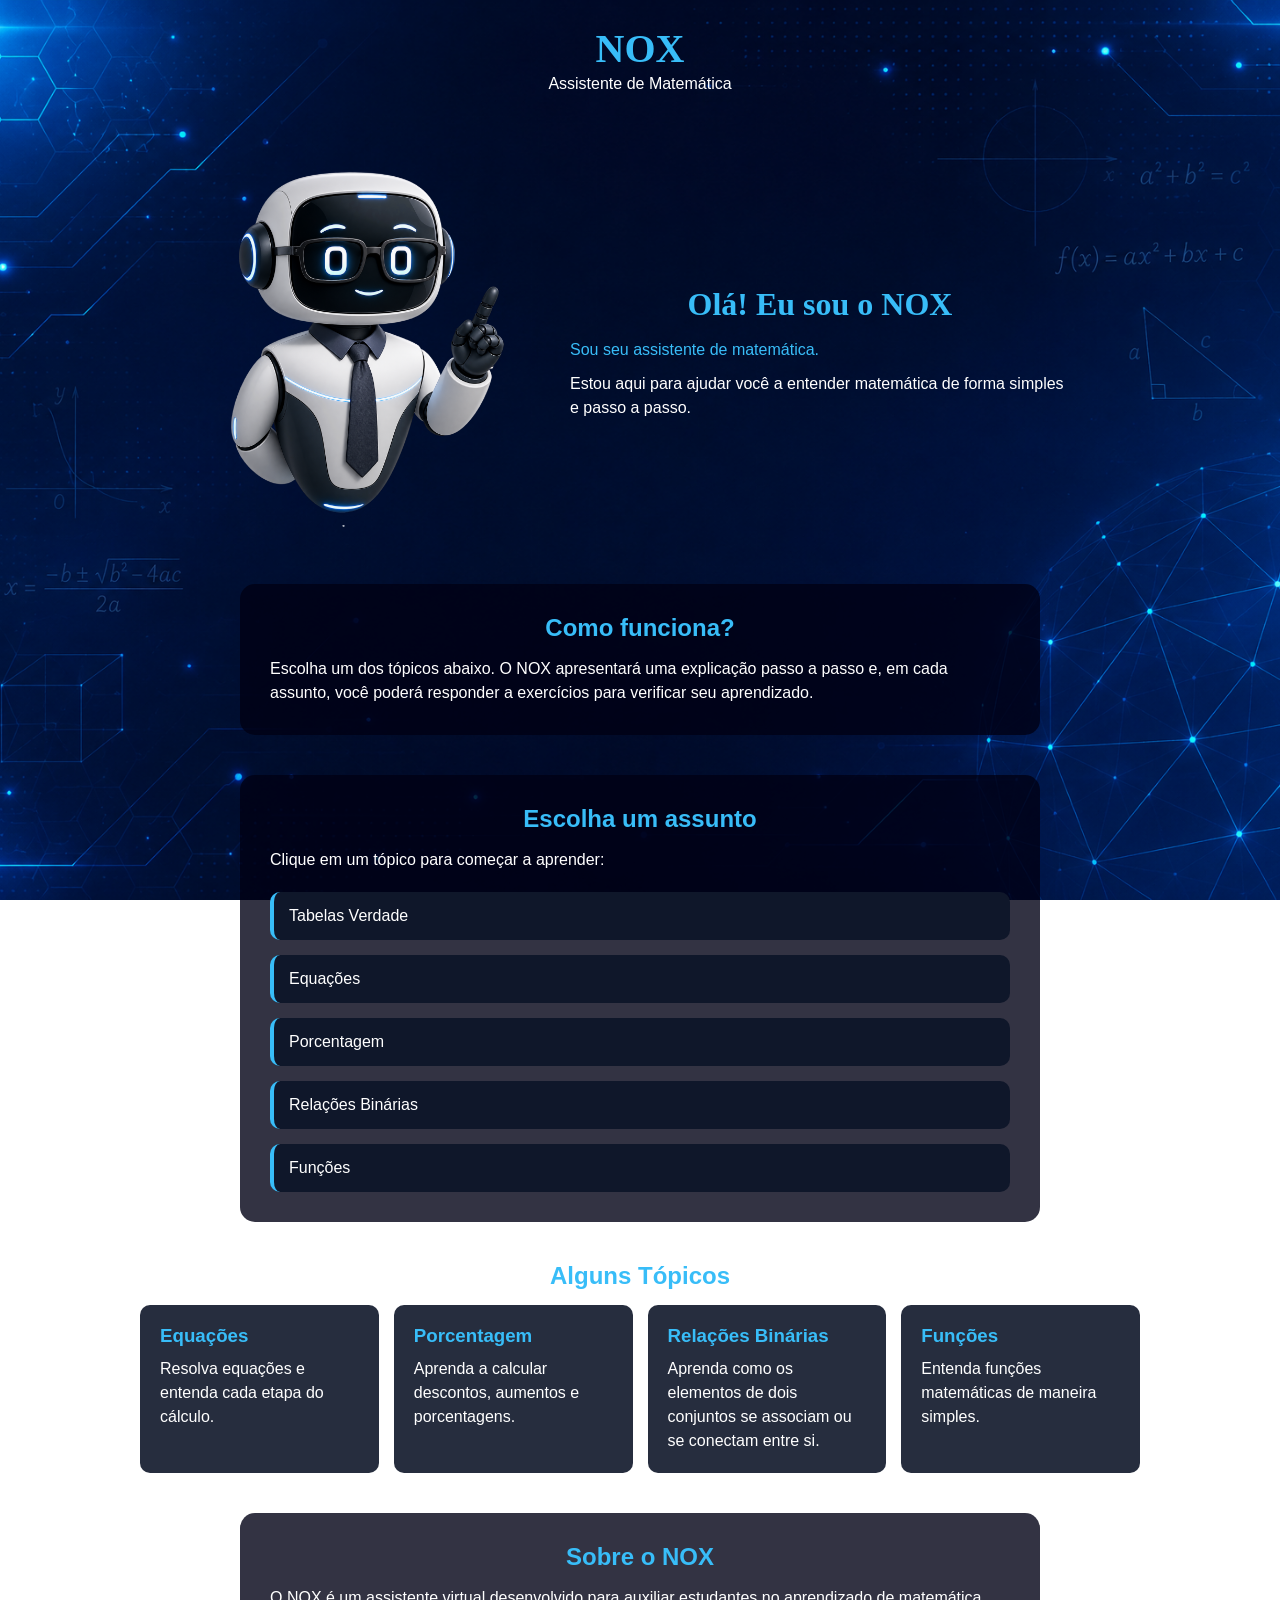
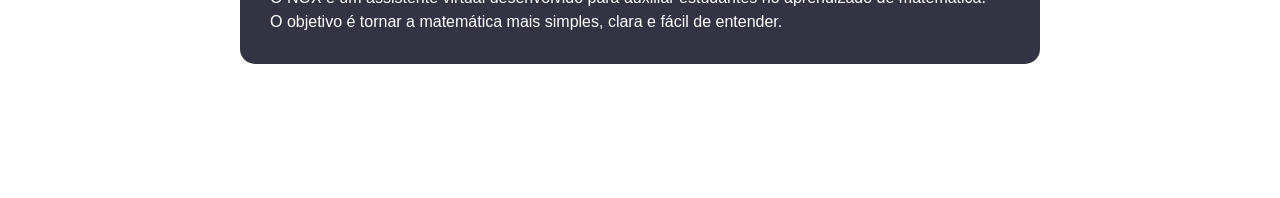
<file: index.html>
<!DOCTYPE html>
<html lang="pt-BR">

<head>

    <meta charset="UTF-8">
    <meta name="viewport" content="width=device-width, initial-scale=1.0">
    <title>NOX - Assistente de Matemática</title>
    

    <link rel="stylesheet" href="style.css">

</head>

    
<body>

    <header>

    <h1>NOX</h1>

    <p>Assistente de Matemática</p>

    </header>

    <section class="apresentacao">

        <div><img src="NOX2.0.png" alt="NOX - Assistente de Matemática"></div>

    <div class="texto">

        <h2 class="apresentacao-nox">Olá! Eu sou o NOX</h2>

        <p class="p1">Sou seu assistente de matemática.</p>

        <p>Estou aqui para ajudar você a entender matemática de forma simples e passo a passo.</p>

    </div>

    </section>

    <section class="como-funciona">

        <h2>Como funciona?</h2>

        <p>Escolha um dos tópicos abaixo. O NOX apresentará uma explicação passo a passo e, em cada assunto, você poderá responder a exercícios para verificar seu aprendizado.</p>

    </section>

    <section class="topicos">

        <h2>Escolha um assunto</h2>
        <p>Clique em um tópico para começar a aprender:</p>

    <div class="lista-topicos">
        <a href="tabverdades.html">Tabelas  Verdade</a>

        <a href="equacoes.html">Equações</a>

        <a href="porcentagem.html"> Porcentagem</a>

        <a href="relacoesbinarias.html">Relações Binárias</a>

        <a href="funcoes.html">Funções</a>
    </div>

    </section>

    <section class="areas">

        <h2>Alguns Tópicos</h2>

    <div class="cards">

    <div class="card">

     <h3>Equações</h3>

        <p>Resolva equações e entenda cada etapa do cálculo.</p>

    </div>

    <div class="card">

        <h3>Porcentagem</h3>

    <p> Aprenda a calcular descontos, aumentos e porcentagens.</p>

    </div>

    <div class="card">

    <h3>Relações Binárias</h3>

     <p> Aprenda como os elementos de dois conjuntos se associam ou se conectam entre si.</p>

    </div>

     <div class="card">
     <h3>Funções</h3>

     <p>Entenda funções matemáticas de maneira simples.</p>

     </div>

    </div>

    </section>

    <section class="sobre">

        <h2>Sobre o NOX</h2>

        <p>O NOX é um assistente virtual desenvolvido para auxiliar estudantes no aprendizado de matemática.</p>

        <p>O objetivo é tornar a matemática mais simples, clara e fácil de entender.</p>

    </section>

    <footer>

        <p>Projeto acadêmico - 2026</p>

    </footer>

</body>

</html>
</file>
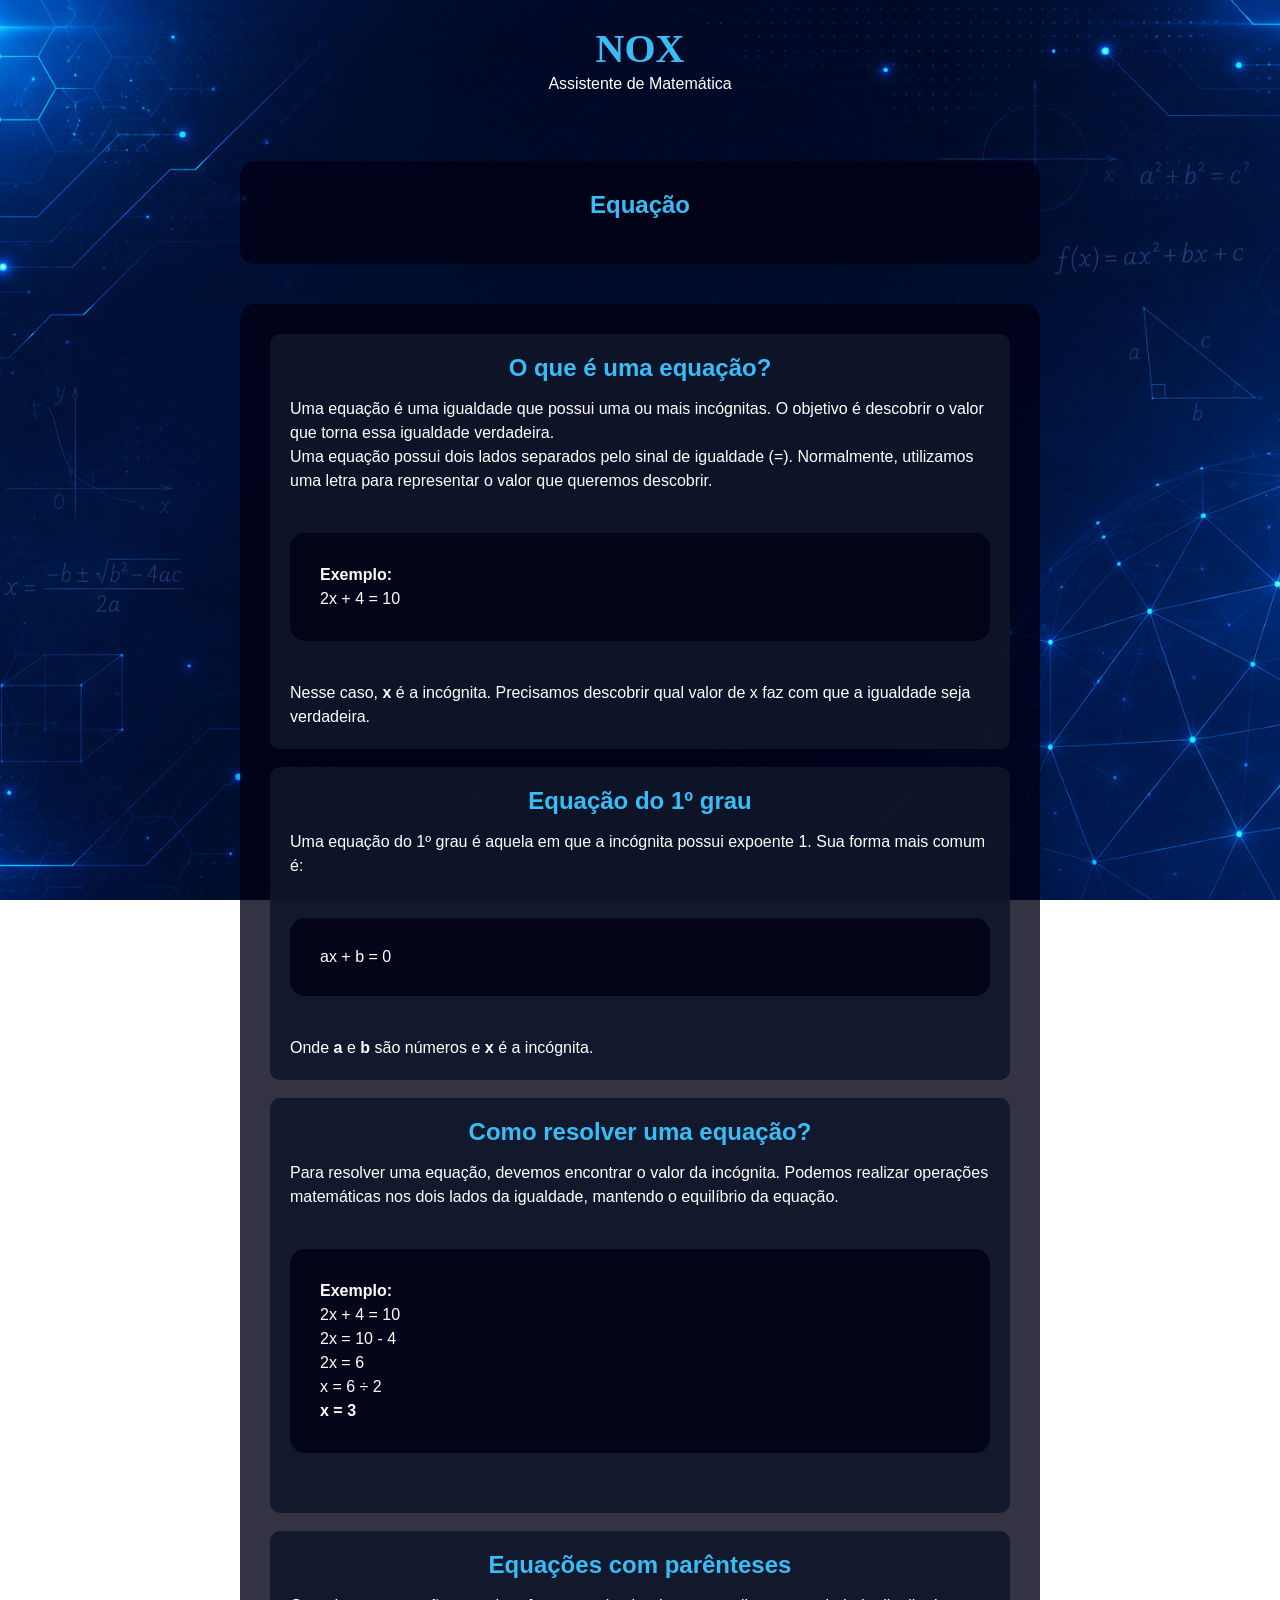
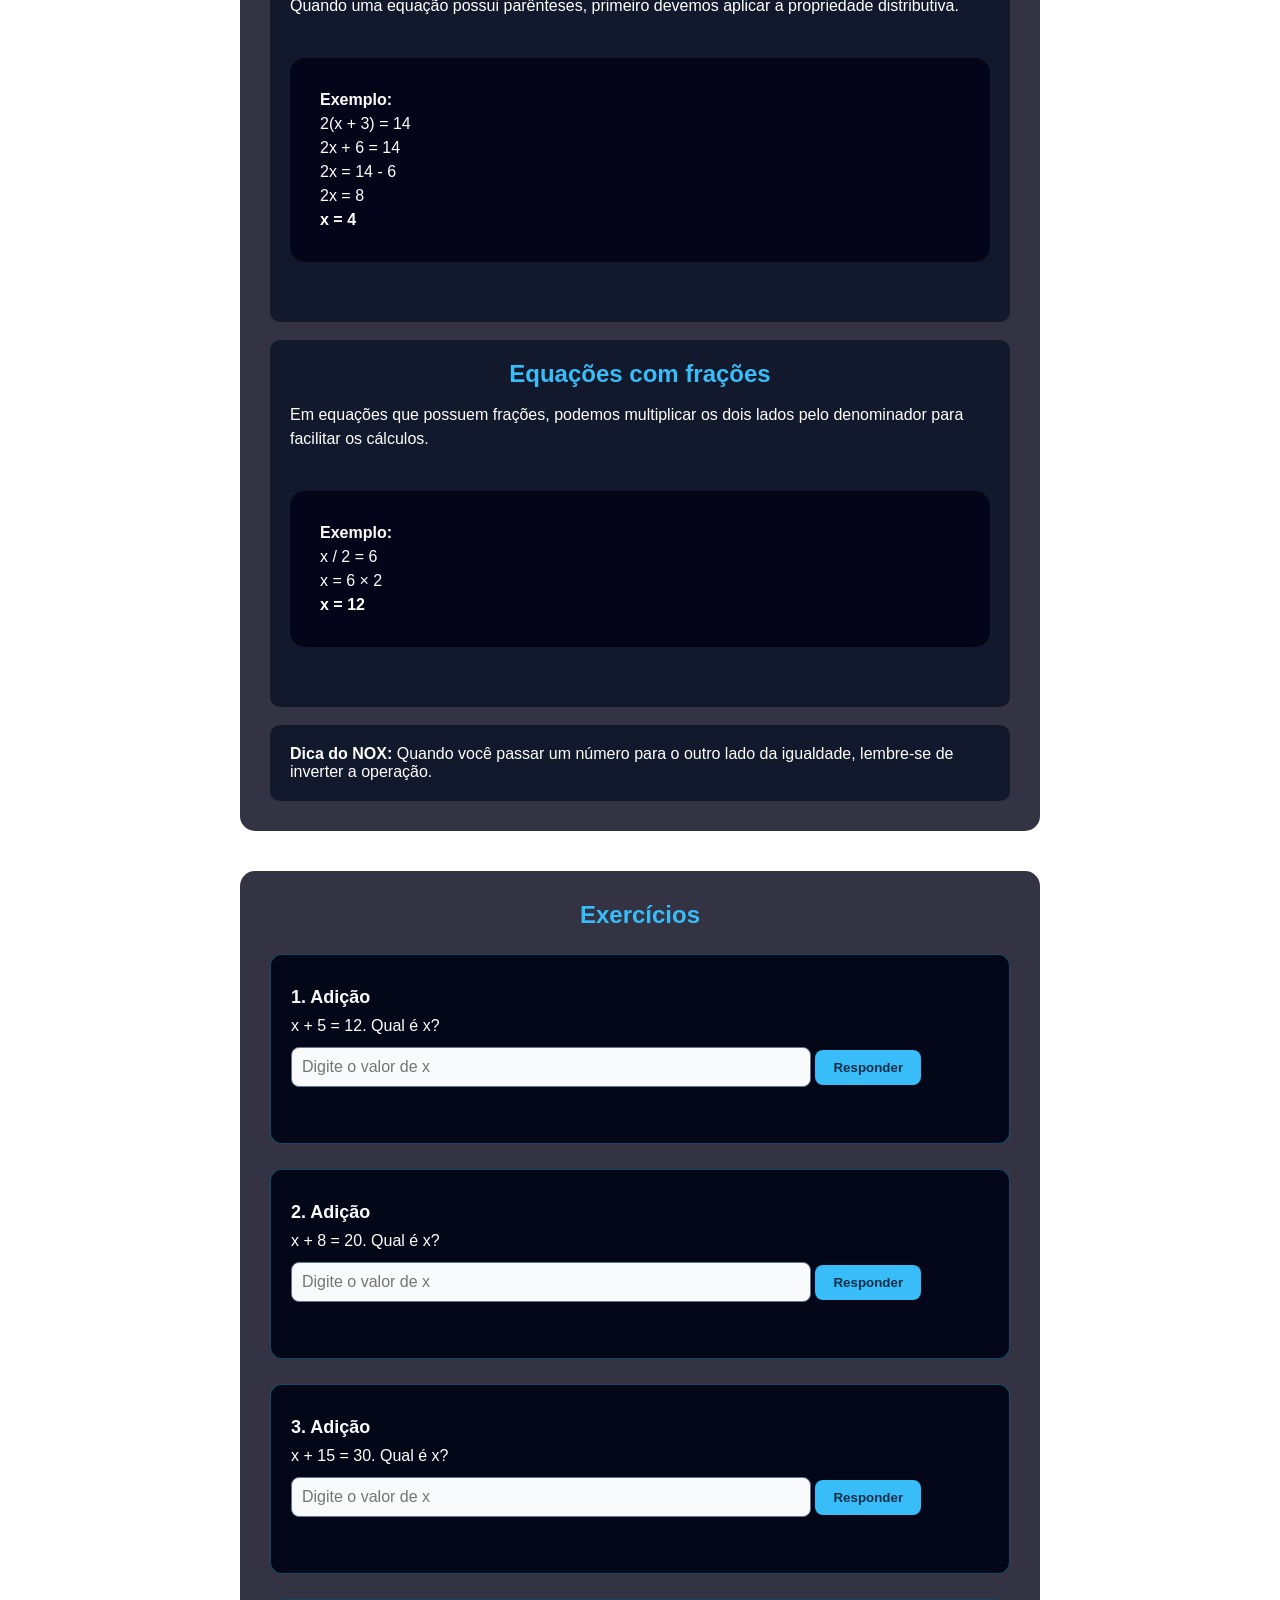
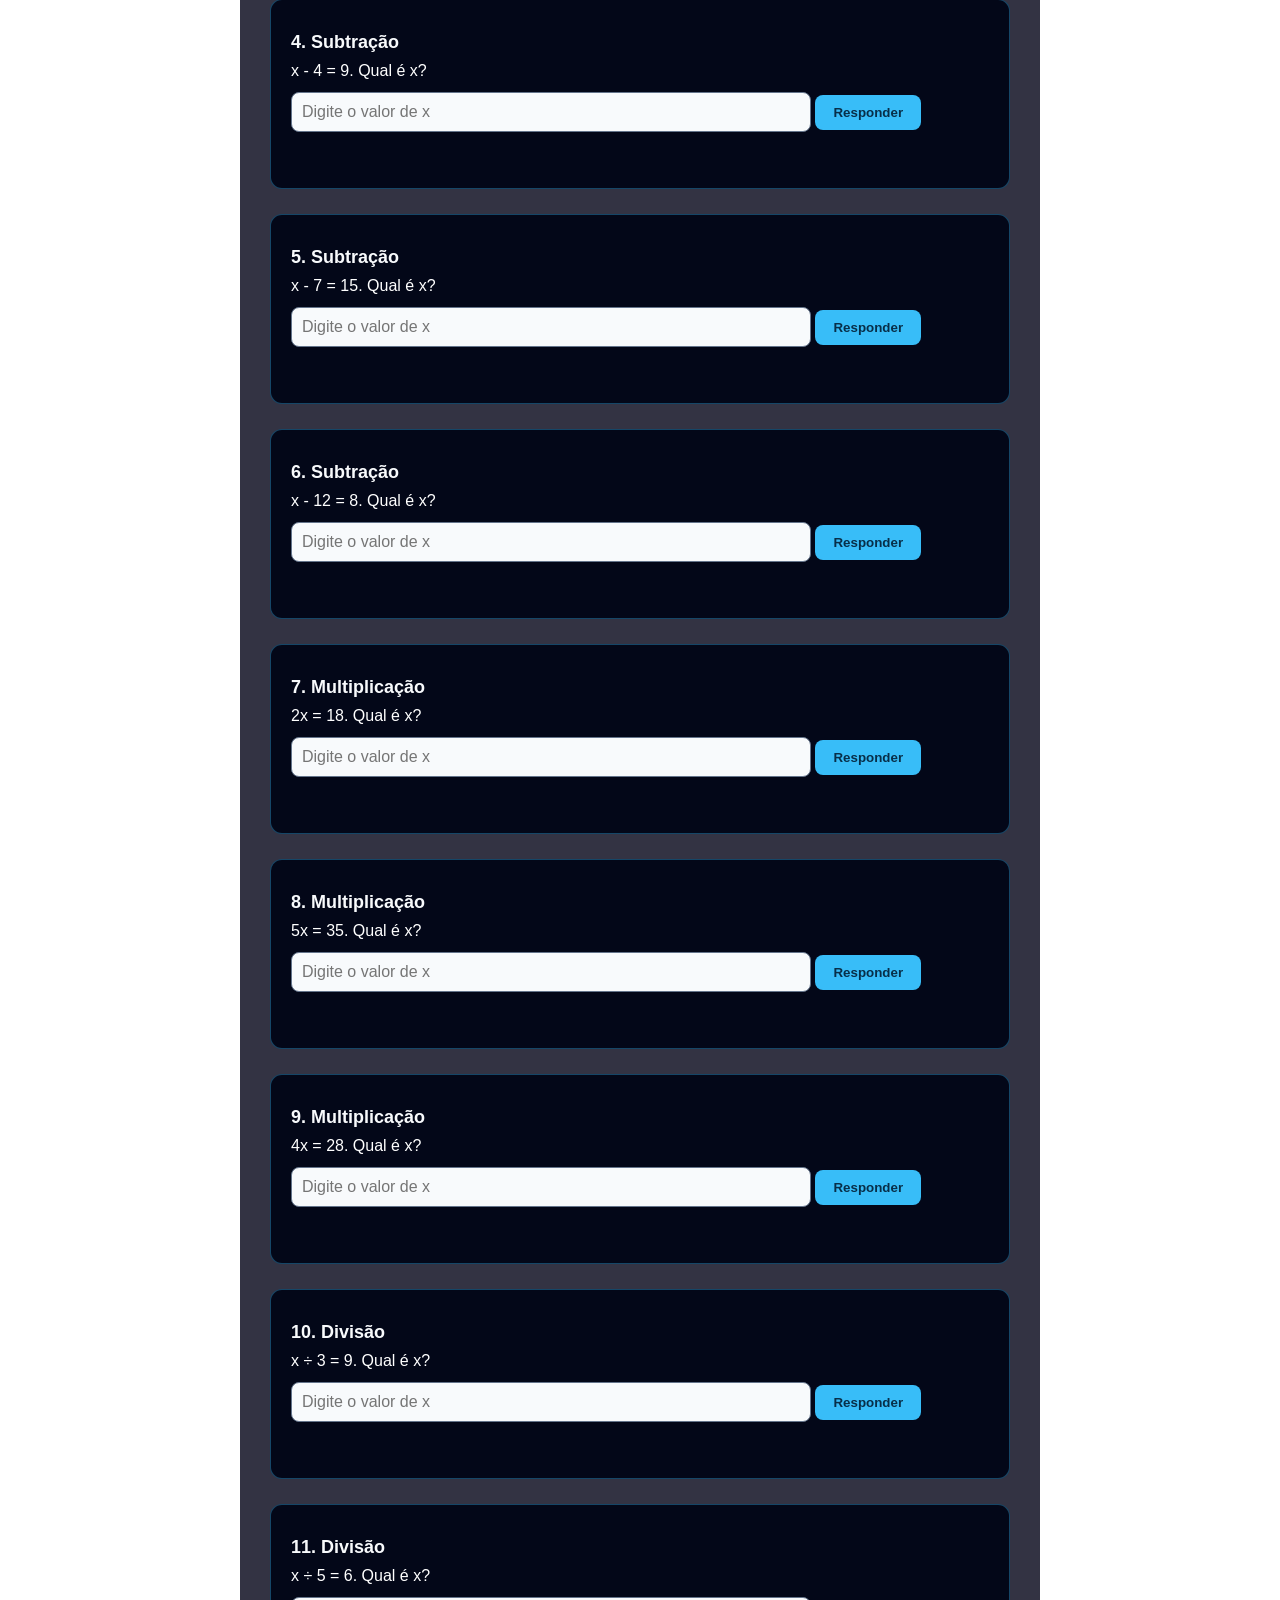
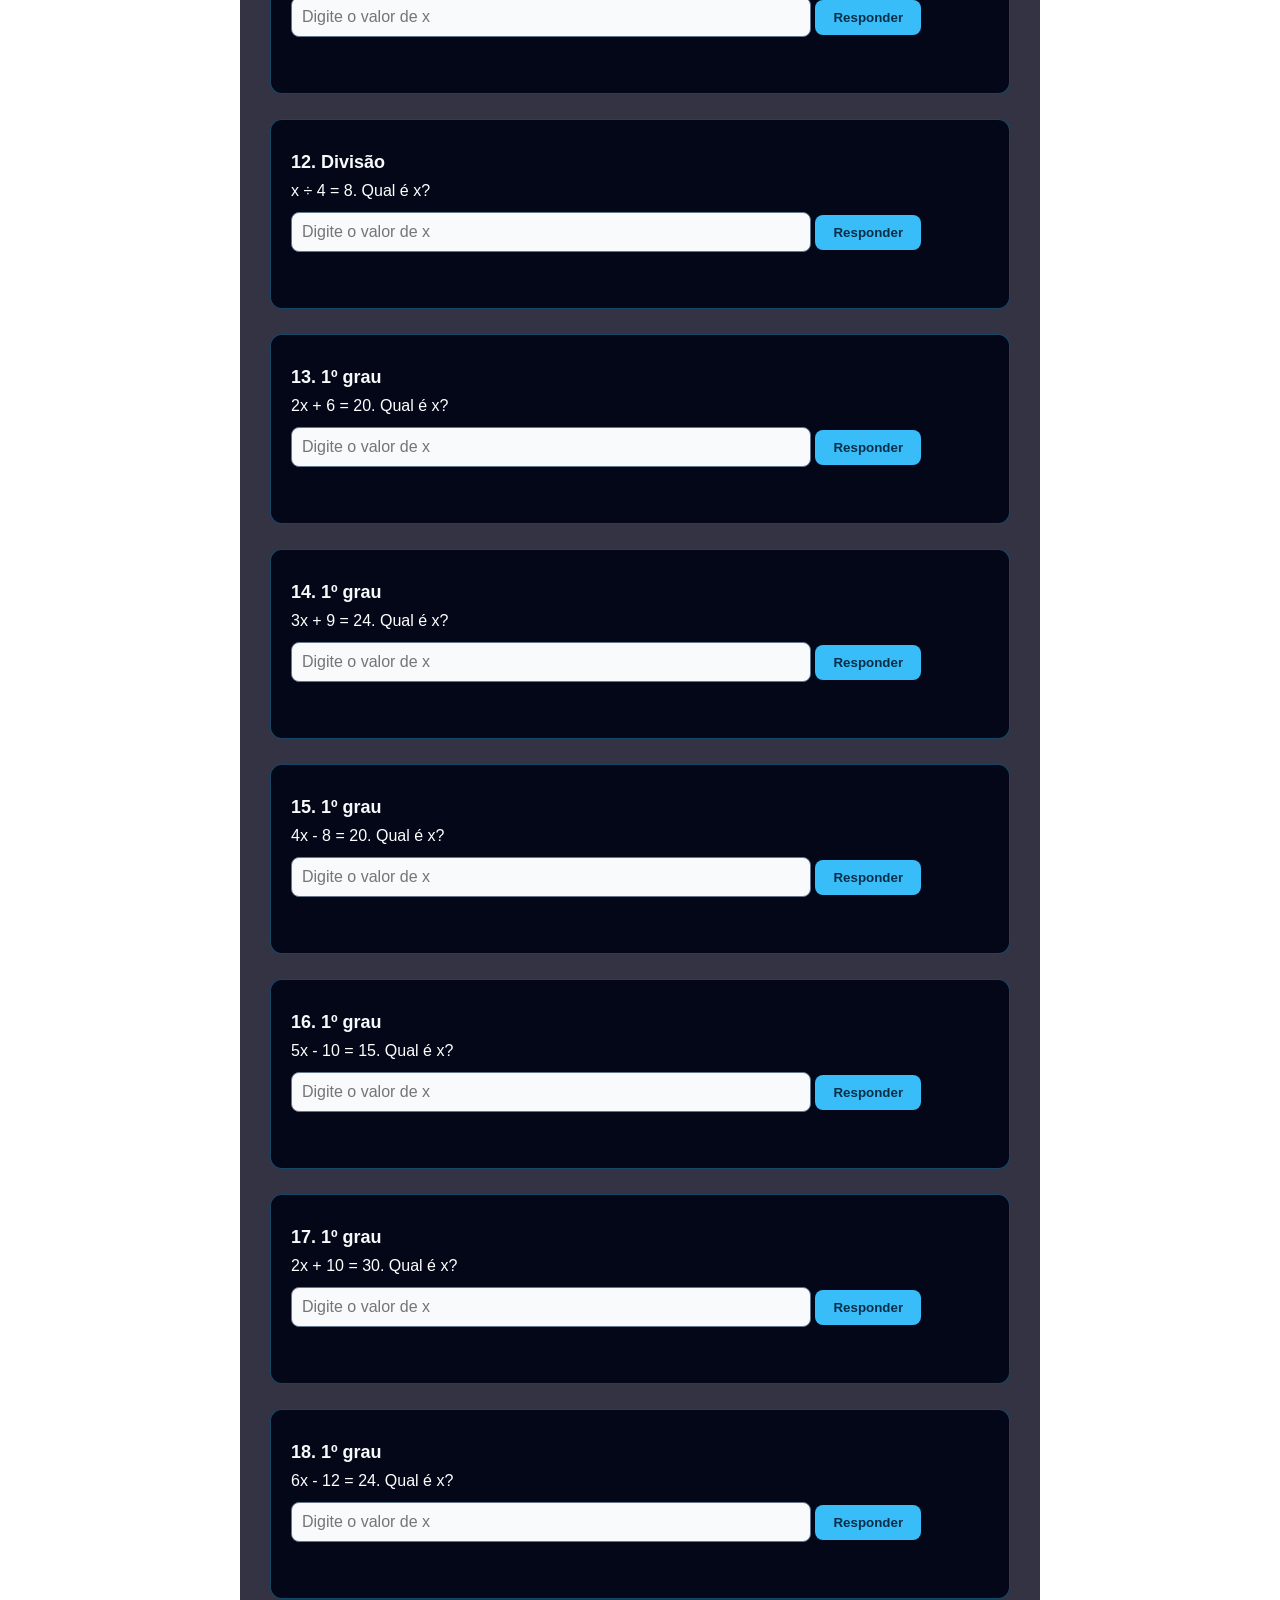
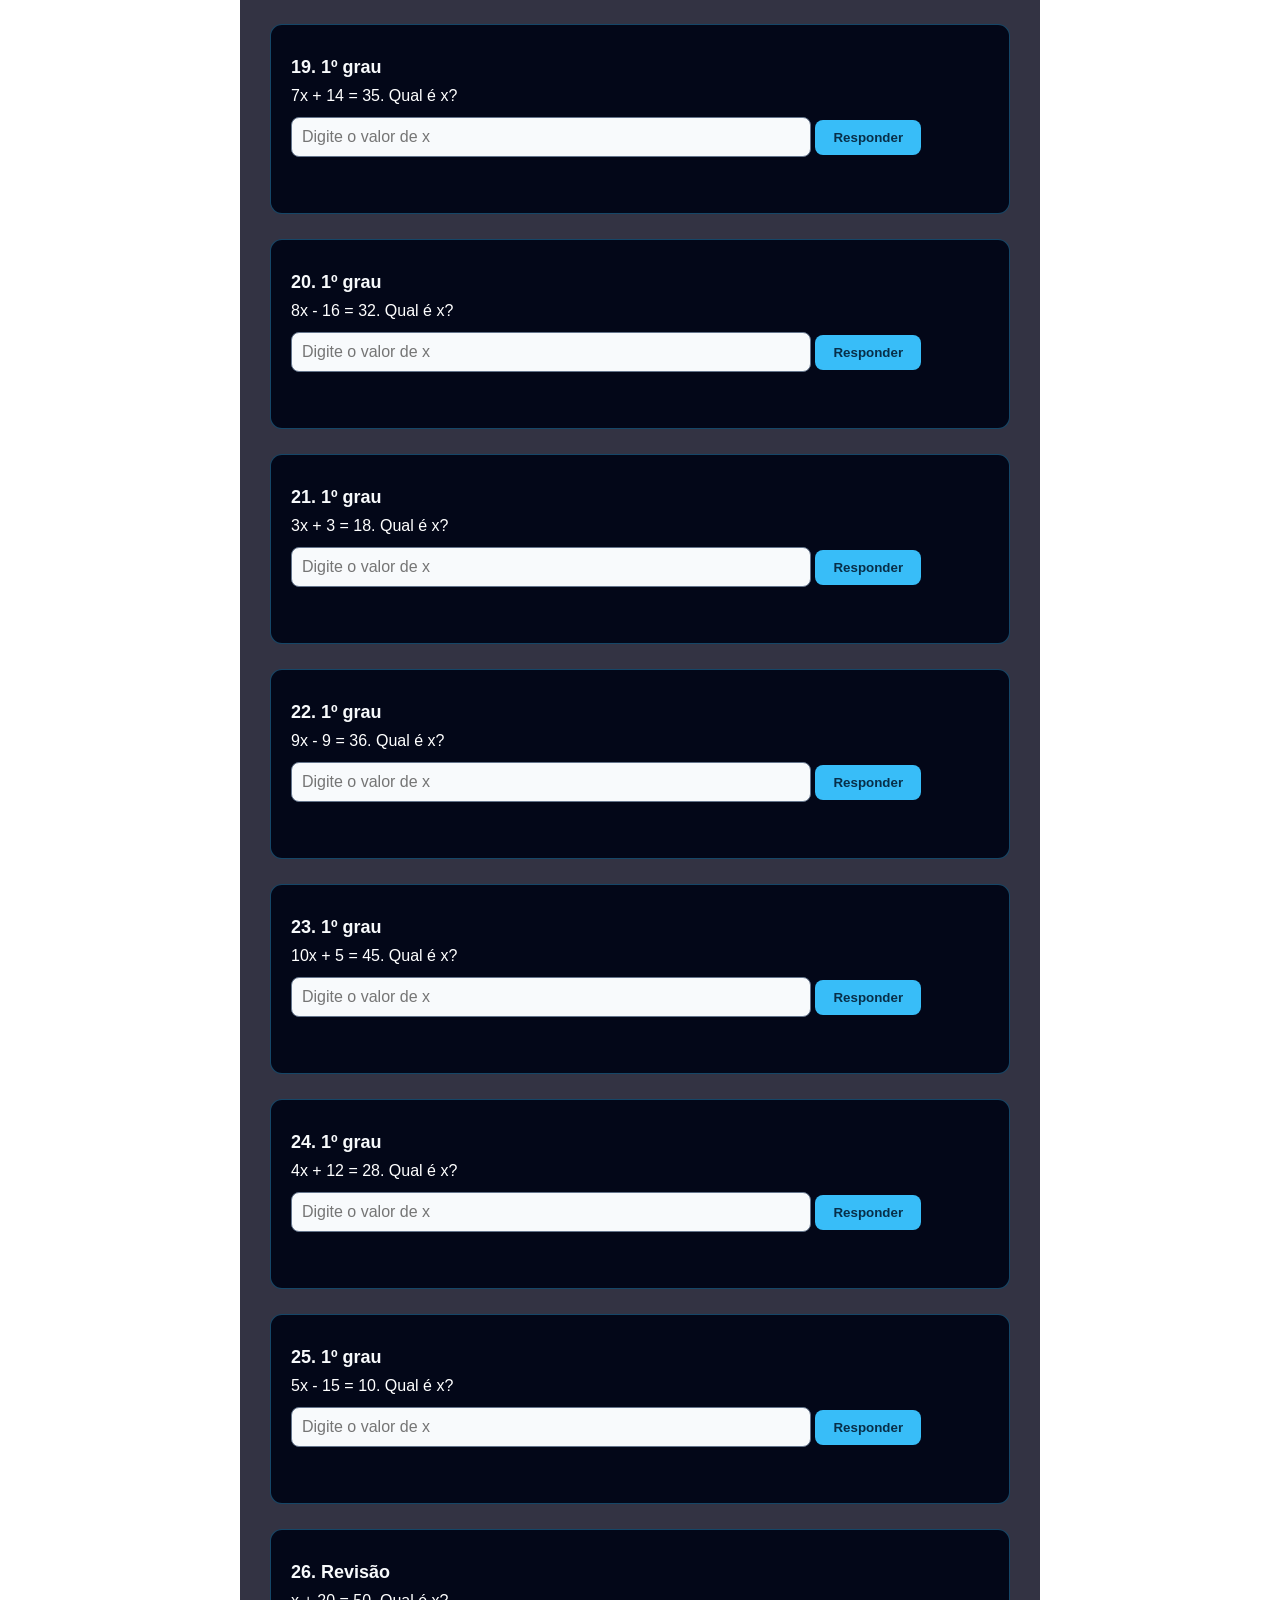
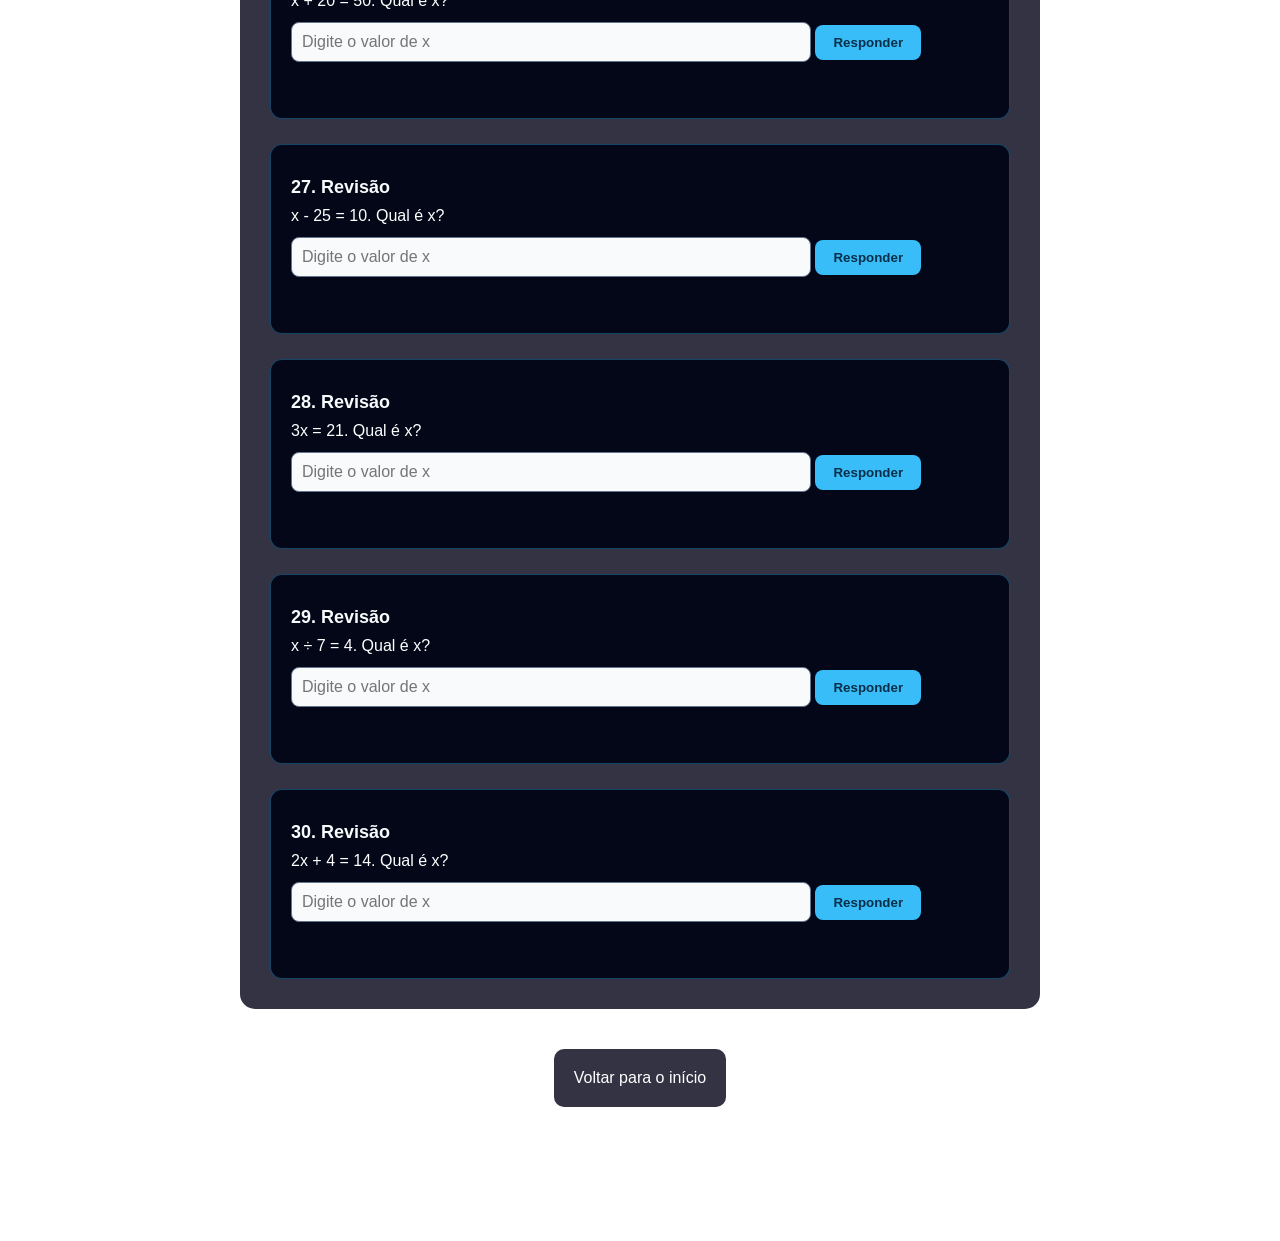
<file: equacoes.html>
<!DOCTYPE html>
<html lang="pt-BR">

<head>
    <meta charset="UTF-8">
    <meta name="viewport" content="width=device-width, initial-scale=1.0">
    <title>NOX - Equações</title>
    <link rel="stylesheet" href="style.css">
</head>

<body>
     <header>
        <h1>NOX</h1>
        <p>Assistente de Matemática</p>
    </header>

    <section class="sobre">
        <h2>Equação</h2>
    </section>

<section class="sobre">

    <div class="card"><h2>O que é uma equação?</h2>
    <p>
        Uma equação é uma igualdade que possui uma ou mais incógnitas.
        O objetivo é descobrir o valor que torna essa igualdade verdadeira.<br>Uma equação possui dois lados separados pelo sinal de igualdade (=).
        Normalmente, utilizamos uma letra para representar o valor que
        queremos descobrir.
    </p>
    
    <div class="sobre">
        <p><strong>Exemplo:</strong></p>
        <p>2x + 4 = 10</p>
    </div>
    <p>
        Nesse caso, <strong>x</strong> é a incógnita. Precisamos descobrir
        qual valor de x faz com que a igualdade seja verdadeira.
    </p></div><br>

    <div class="card"> <h2>Equação do 1º grau</h2>
    <p>
        Uma equação do 1º grau é aquela em que a incógnita possui expoente 1.
        Sua forma mais comum é:
    </p>
    <div class="sobre">
        ax + b = 0
    </div>
    <p>
        Onde <strong>a</strong> e <strong>b</strong> são números e
        <strong>x</strong> é a incógnita.
    </p></div><br>

    <div class="card"><h2>Como resolver uma equação?</h2>
    <p>
        Para resolver uma equação, devemos encontrar o valor da incógnita.
        Podemos realizar operações matemáticas nos dois lados da igualdade,
        mantendo o equilíbrio da equação.
    </p>
    <div class="sobre">
        <p><strong>Exemplo:</strong></p>
        <p>2x + 4 = 10</p>
        <p>2x = 10 - 4</p>
        <p>2x = 6</p>
        <p>x = 6 ÷ 2</p>
        <p><strong>x = 3</strong></p>
    </div></div><br>

    <div class="card"><h2>Equações com parênteses</h2>
    <p>
        Quando uma equação possui parênteses, primeiro devemos aplicar
        a propriedade distributiva.
    </p>
    <div class="sobre">
        <p><strong>Exemplo:</strong></p>
        <p>2(x + 3) = 14</p>
        <p>2x + 6 = 14</p>
        <p>2x = 14 - 6</p>
        <p>2x = 8</p>
        <p><strong>x = 4</strong></p>
    </div></div><br>
    <div class="card"><h2>Equações com frações</h2>
    <p>
        Em equações que possuem frações, podemos multiplicar os dois lados
        pelo denominador para facilitar os cálculos.
    </p>
    <div class="sobre">
        <p><strong>Exemplo:</strong></p>
        <p>x / 2 = 6</p>
        <p>x = 6 × 2</p>
        <p><strong>x = 12</strong></p>
    </div></div><br>

        <div class="card"><strong>Dica do NOX:</strong>
        Quando você passar um número para o outro lado da igualdade,
        lembre-se de inverter a operação.
    </div></div>
</section>

    <section class="sobre">
        
        <h2>Exercícios</h2>

        <div class="exercicio">
            <div class="nivel">1. Adição</div>
            <p>x + 5 = 12. Qual é x?</p>
            <input id="1" type="number" step="any" placeholder="Digite o valor de x">
            <button
                onclick="numCheck('1','7','r1','Correto!','Tente novamente. Isole x usando a operação inversa.')">Responder</button>
            <div id="r1" class="resultado"></div>
        </div>

        <div class="exercicio">
            <div class="nivel">2. Adição</div>
            <p>x + 8 = 20. Qual é x?</p>
            <input id="2" type="number" step="any" placeholder="Digite o valor de x">
            <button
                onclick="numCheck('2','12','r2','Correto!','Tente novamente. Isole x usando a operação inversa.')">Responder</button>
            <div id="r2" class="resultado"></div>
        </div>

        <div class="exercicio">
            <div class="nivel">3. Adição</div>
            <p>x + 15 = 30. Qual é x?</p>
            <input id="3" type="number" step="any" placeholder="Digite o valor de x">
            <button
                onclick="numCheck('3','15','r3','Correto!','Tente novamente. Isole x usando a operação inversa.')">Responder</button>
            <div id="r3" class="resultado"></div>
        </div>

        <div class="exercicio">
            <div class="nivel">4. Subtração</div>
            <p>x - 4 = 9. Qual é x?</p>
            <input id="4" type="number" step="any" placeholder="Digite o valor de x">
            <button
                onclick="numCheck('4','13','r4','Correto!','Tente novamente. Isole x usando a operação inversa.')">Responder</button>
            <div id="r4" class="resultado"></div>
        </div>

        <div class="exercicio">
            <div class="nivel">5. Subtração</div>
            <p>x - 7 = 15. Qual é x?</p>
            <input id="5" type="number" step="any" placeholder="Digite o valor de x">
            <button
                onclick="numCheck('5','22','r5','Correto!','Tente novamente. Isole x usando a operação inversa.')">Responder</button>
            <div id="r5" class="resultado"></div>
        </div>

        <div class="exercicio">
            <div class="nivel">6. Subtração</div>
            <p>x - 12 = 8. Qual é x?</p>
            <input id="6" type="number" step="any" placeholder="Digite o valor de x">
            <button
                onclick="numCheck('6','20','r6','Correto!','Tente novamente. Isole x usando a operação inversa.')">Responder</button>
            <div id="r6" class="resultado"></div>
        </div>

        <div class="exercicio">
            <div class="nivel">7. Multiplicação</div>
            <p>2x = 18. Qual é x?</p>
            <input id="7" type="number" step="any" placeholder="Digite o valor de x">
            <button
                onclick="numCheck('7','9','r7','Correto!','Tente novamente. Isole x usando a operação inversa.')">Responder</button>
            <div id="r7" class="resultado"></div>
        </div>

        <div class="exercicio">
            <div class="nivel">8. Multiplicação</div>
            <p>5x = 35. Qual é x?</p>
            <input id="8" type="number" step="any" placeholder="Digite o valor de x">
            <button
                onclick="numCheck('8','7','r8','Correto!','Tente novamente. Isole x usando a operação inversa.')">Responder</button>
            <div id="r8" class="resultado"></div>
        </div>

        <div class="exercicio">
            <div class="nivel">9. Multiplicação</div>
            <p>4x = 28. Qual é x?</p>
            <input id="9" type="number" step="any" placeholder="Digite o valor de x">
            <button
                onclick="numCheck('9','7','r9','Correto!','Tente novamente. Isole x usando a operação inversa.')">Responder</button>
            <div id="r9" class="resultado"></div>
        </div>

        <div class="exercicio">
            <div class="nivel">10. Divisão</div>
            <p>x ÷ 3 = 9. Qual é x?</p>
            <input id="10" type="number" step="any" placeholder="Digite o valor de x">
            <button
                onclick="numCheck('10','27','r10','Correto!','Tente novamente. Isole x usando a operação inversa.')">Responder</button>
            <div id="r10" class="resultado"></div>
        </div>

        <div class="exercicio">
            <div class="nivel">11. Divisão</div>
            <p>x ÷ 5 = 6. Qual é x?</p>
            <input id="11" type="number" step="any" placeholder="Digite o valor de x">
            <button
                onclick="numCheck('11','30','r11','Correto!','Tente novamente. Isole x usando a operação inversa.')">Responder</button>
            <div id="r11" class="resultado"></div>
        </div>

        <div class="exercicio">
            <div class="nivel">12. Divisão</div>
            <p>x ÷ 4 = 8. Qual é x?</p>
            <input id="12" type="number" step="any" placeholder="Digite o valor de x">
            <button
                onclick="numCheck('12','32','r12','Correto!','Tente novamente. Isole x usando a operação inversa.')">Responder</button>
            <div id="r12" class="resultado"></div>
        </div>

        <div class="exercicio">
            <div class="nivel">13. 1º grau</div>
            <p>2x + 6 = 20. Qual é x?</p>
            <input id="13" type="number" step="any" placeholder="Digite o valor de x">
            <button
                onclick="numCheck('13','7','r13','Correto!','Tente novamente. Isole x usando a operação inversa.')">Responder</button>
            <div id="r13" class="resultado"></div>
        </div>

        <div class="exercicio">
            <div class="nivel">14. 1º grau</div>
            <p>3x + 9 = 24. Qual é x?</p>
            <input id="14" type="number" step="any" placeholder="Digite o valor de x">
            <button
                onclick="numCheck('14','5','r14','Correto!','Tente novamente. Isole x usando a operação inversa.')">Responder</button>
            <div id="r14" class="resultado"></div>
        </div>

        <div class="exercicio">
            <div class="nivel">15. 1º grau</div>
            <p>4x - 8 = 20. Qual é x?</p>
            <input id="15" type="number" step="any" placeholder="Digite o valor de x">
            <button
                onclick="numCheck('15','7','r15','Correto!','Tente novamente. Isole x usando a operação inversa.')">Responder</button>
            <div id="r15" class="resultado"></div>
        </div>

        <div class="exercicio">
            <div class="nivel">16. 1º grau</div>
            <p>5x - 10 = 15. Qual é x?</p>
            <input id="16" type="number" step="any" placeholder="Digite o valor de x">
            <button
                onclick="numCheck('16','5','r16','Correto!','Tente novamente. Isole x usando a operação inversa.')">Responder</button>
            <div id="r16" class="resultado"></div>
        </div>

        <div class="exercicio">
            <div class="nivel">17. 1º grau</div>
            <p>2x + 10 = 30. Qual é x?</p>
            <input id="17" type="number" step="any" placeholder="Digite o valor de x">
            <button
                onclick="numCheck('17','10','r17','Correto!','Tente novamente. Isole x usando a operação inversa.')">Responder</button>
            <div id="r17" class="resultado"></div>
        </div>

        <div class="exercicio">
            <div class="nivel">18. 1º grau</div>
            <p>6x - 12 = 24. Qual é x?</p>
            <input id="18" type="number" step="any" placeholder="Digite o valor de x">
            <button
                onclick="numCheck('18','6','r18','Correto!','Tente novamente. Isole x usando a operação inversa.')">Responder</button>
            <div id="r18" class="resultado"></div>
        </div>

        <div class="exercicio">
            <div class="nivel">19. 1º grau</div>
            <p>7x + 14 = 35. Qual é x?</p>
            <input id="19" type="number" step="any" placeholder="Digite o valor de x">
            <button
                onclick="numCheck('19','3','r19','Correto!','Tente novamente. Isole x usando a operação inversa.')">Responder</button>
            <div id="r19" class="resultado"></div>
        </div>

        <div class="exercicio">
            <div class="nivel">20. 1º grau</div>
            <p>8x - 16 = 32. Qual é x?</p>
            <input id="20" type="number" step="any" placeholder="Digite o valor de x">
            <button
                onclick="numCheck('20','6','r20','Correto!','Tente novamente. Isole x usando a operação inversa.')">Responder</button>
            <div id="r20" class="resultado"></div>
        </div>

        <div class="exercicio">
            <div class="nivel">21. 1º grau</div>
            <p>3x + 3 = 18. Qual é x?</p>
            <input id="21" type="number" step="any" placeholder="Digite o valor de x">
            <button
                onclick="numCheck('21','5','r21','Correto!','Tente novamente. Isole x usando a operação inversa.')">Responder</button>
            <div id="r21" class="resultado"></div>
        </div>

        <div class="exercicio">
            <div class="nivel">22. 1º grau</div>
            <p>9x - 9 = 36. Qual é x?</p>
            <input id="22" type="number" step="any" placeholder="Digite o valor de x">
            <button
                onclick="numCheck('22','5','r22','Correto!','Tente novamente. Isole x usando a operação inversa.')">Responder</button>
            <div id="r22" class="resultado"></div>
        </div>

        <div class="exercicio">
            <div class="nivel">23. 1º grau</div>
            <p>10x + 5 = 45. Qual é x?</p>
            <input id="23" type="number" step="any" placeholder="Digite o valor de x">
            <button
                onclick="numCheck('23','4','r23','Correto!','Tente novamente. Isole x usando a operação inversa.')">Responder</button>
            <div id="r23" class="resultado"></div>
        </div>

        <div class="exercicio">
            <div class="nivel">24. 1º grau</div>
            <p>4x + 12 = 28. Qual é x?</p>
            <input id="24" type="number" step="any" placeholder="Digite o valor de x">
            <button
                onclick="numCheck('24','4','r24','Correto!','Tente novamente. Isole x usando a operação inversa.')">Responder</button>
            <div id="r24" class="resultado"></div>
        </div>

        <div class="exercicio">
            <div class="nivel">25. 1º grau</div>
            <p>5x - 15 = 10. Qual é x?</p>
            <input id="25" type="number" step="any" placeholder="Digite o valor de x">
            <button
                onclick="numCheck('25','5','r25','Correto!','Tente novamente. Isole x usando a operação inversa.')">Responder</button>
            <div id="r25" class="resultado"></div>
        </div>

        <div class="exercicio">
            <div class="nivel">26. Revisão</div>
            <p>x + 20 = 50. Qual é x?</p>
            <input id="26" type="number" step="any" placeholder="Digite o valor de x">
            <button
                onclick="numCheck('26','30','r26','Correto!','Tente novamente. Isole x usando a operação inversa.')">Responder</button>
            <div id="r26" class="resultado"></div>
        </div>

        <div class="exercicio">
            <div class="nivel">27. Revisão</div>
            <p>x - 25 = 10. Qual é x?</p>
            <input id="27" type="number" step="any" placeholder="Digite o valor de x">
            <button
                onclick="numCheck('27','35','r27','Correto!','Tente novamente. Isole x usando a operação inversa.')">Responder</button>
            <div id="r27" class="resultado"></div>
        </div>

        <div class="exercicio">
            <div class="nivel">28. Revisão</div>
            <p>3x = 21. Qual é x?</p>
            <input id="28" type="number" step="any" placeholder="Digite o valor de x">
            <button
                onclick="numCheck('28','7','r28','Correto!','Tente novamente. Isole x usando a operação inversa.')">Responder</button>
            <div id="r28" class="resultado"></div>
        </div>

        <div class="exercicio">
            <div class="nivel">29. Revisão</div>
            <p>x ÷ 7 = 4. Qual é x?</p>
            <input id="29" type="number" step="any" placeholder="Digite o valor de x">
            <button
                onclick="numCheck('29','28','r29','Correto!','Tente novamente. Isole x usando a operação inversa.')">Responder</button>
            <div id="r29" class="resultado"></div>
        </div>

        <div class="exercicio">
            <div class="nivel">30. Revisão</div>
            <p>2x + 4 = 14. Qual é x?</p>
            <input id="30" type="number" step="any" placeholder="Digite o valor de x">
            <button
                onclick="numCheck('30','5','r30','Correto!','Tente novamente. Isole x usando a operação inversa.')">Responder</button>
            <div id="r30" class="resultado"></div>
        </div>

    </section>
    <section class="card_voltar"><a class="voltar" href="index.html">Voltar para o início</a></section>
    <footer>
        <p>Projeto acadêmico - 2026</p>
    </footer>
    <script>
        function check(id, answer, resultId, ok, no) {
            const value = document.getElementById(id).value;
            document.getElementById(resultId).textContent = value === answer ? ok : no;
        }
        function numCheck(id, answer, resultId, ok, no) {
            const raw = document.getElementById(id).value.replace(',', '.');
            const value = Number(raw);
            document.getElementById(resultId).textContent = Math.abs(value - answer) < 0.001 ? ok : no;
        }

    </script>
</body>

</html>
</file>
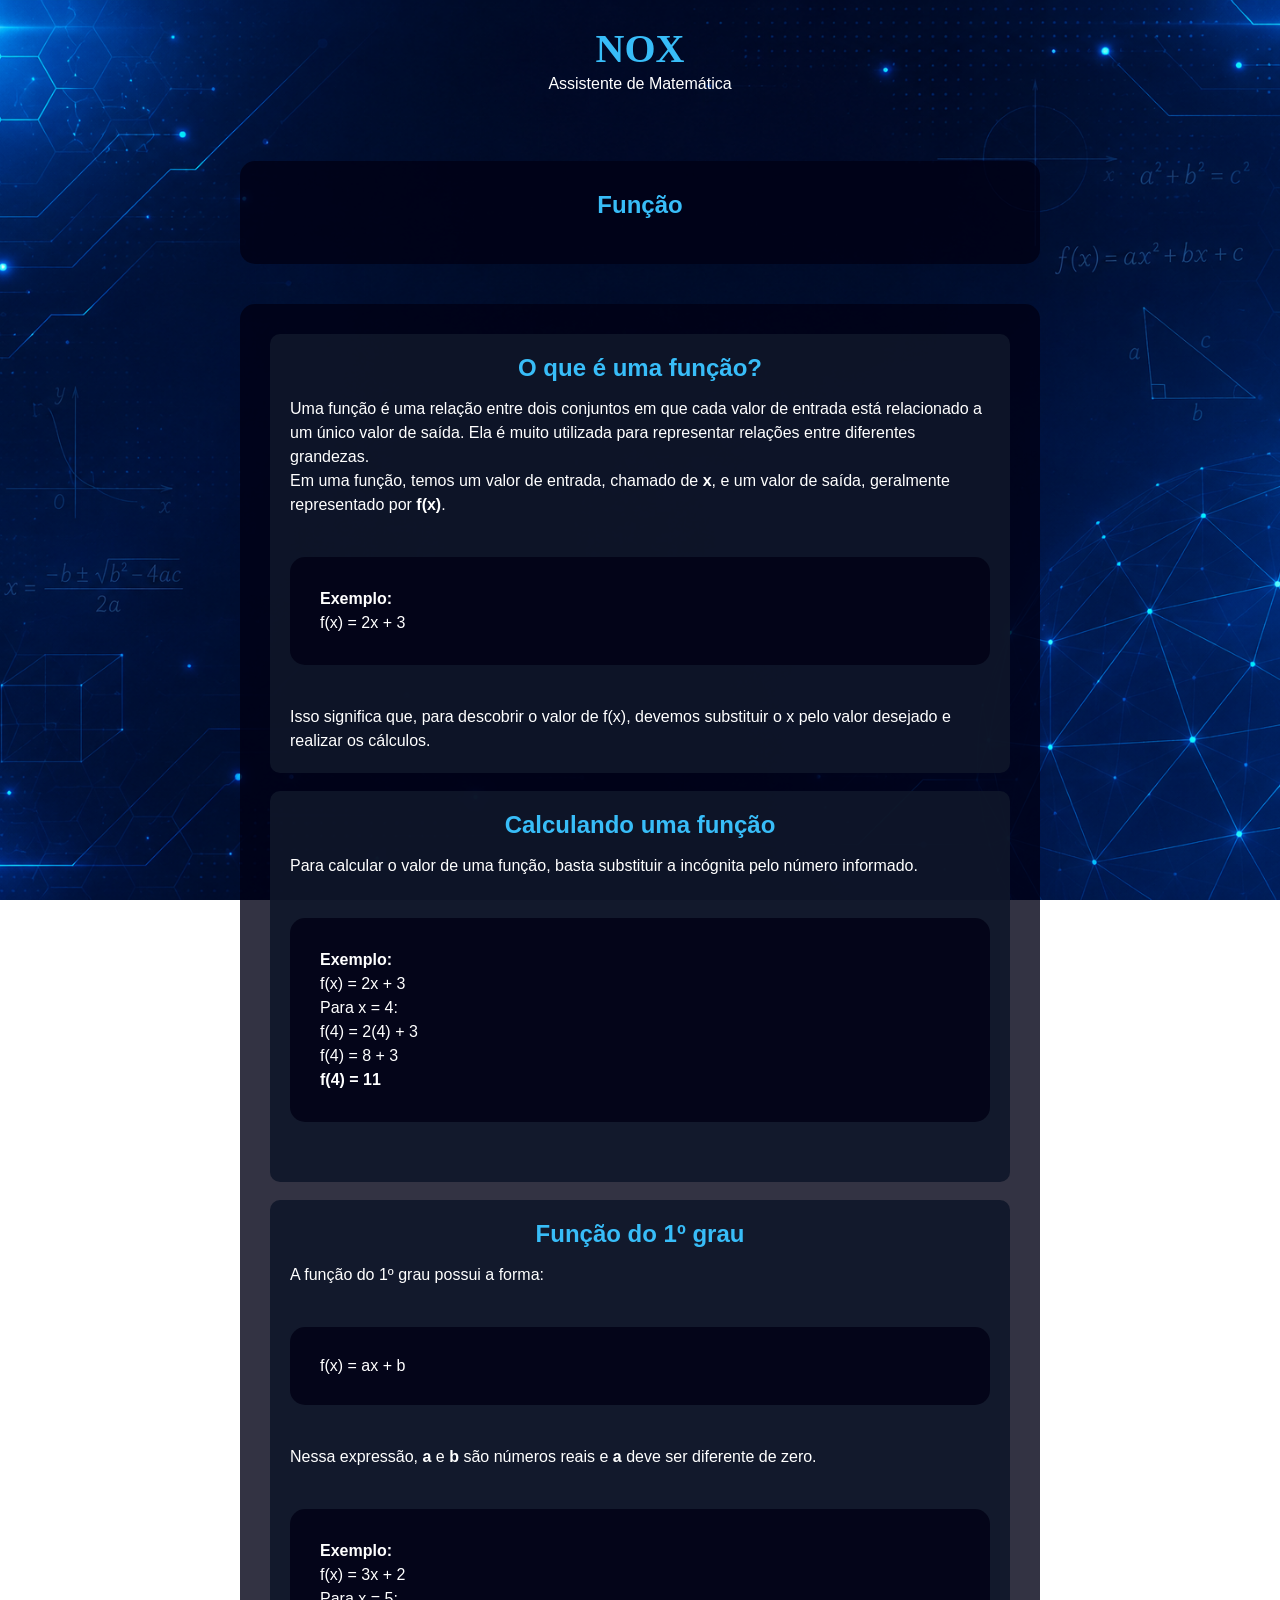
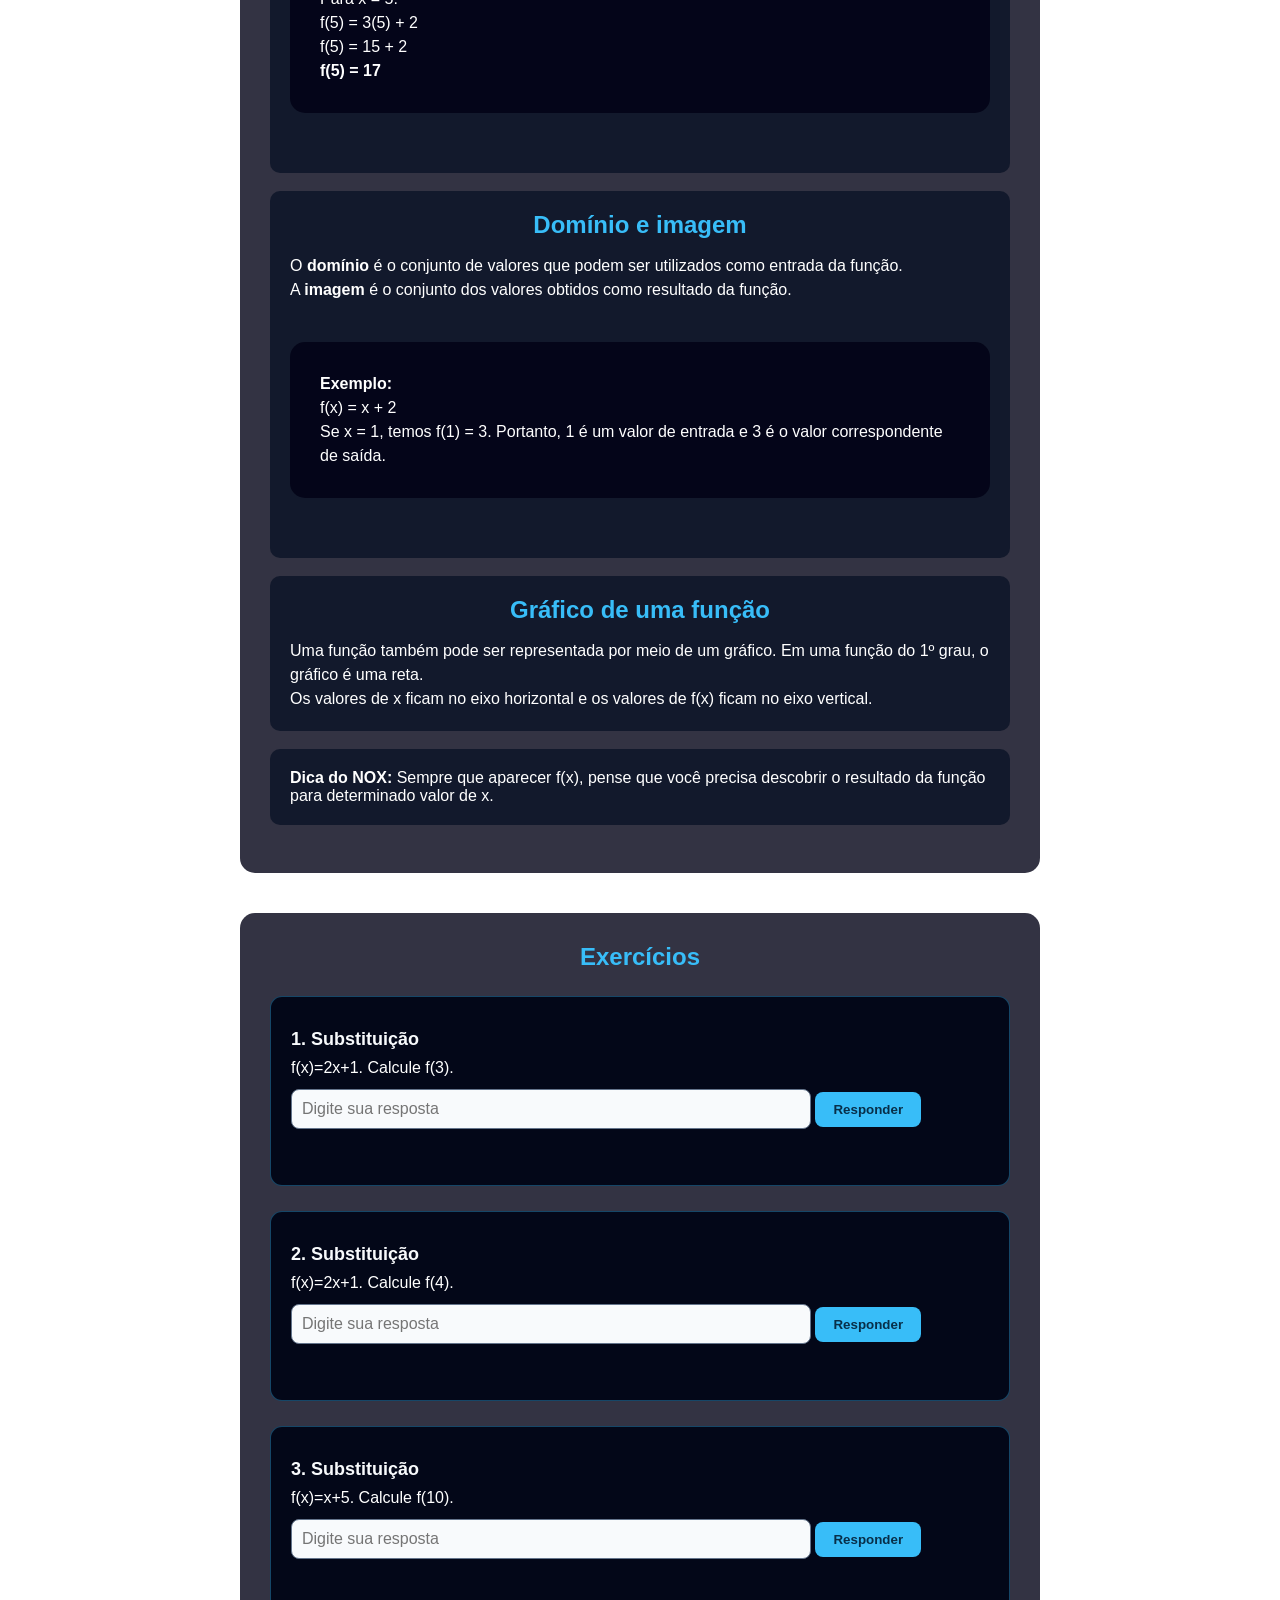
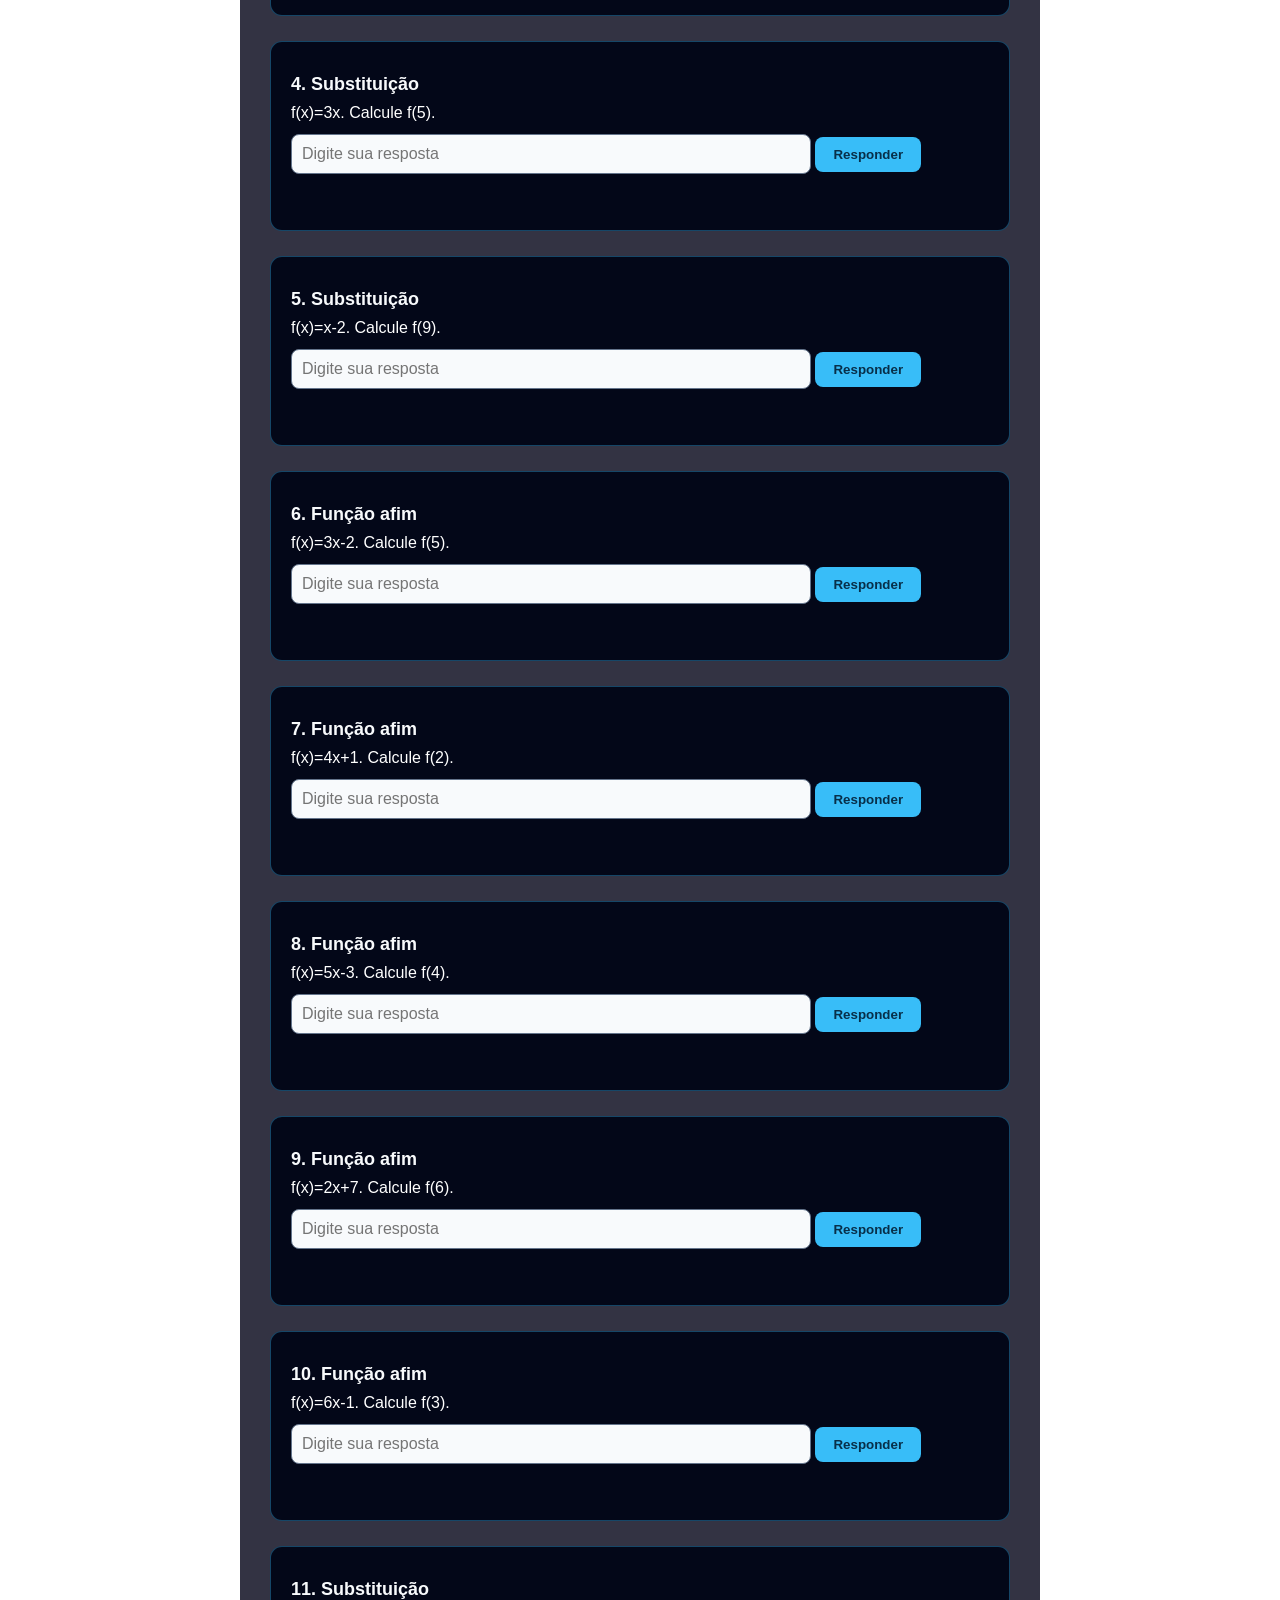
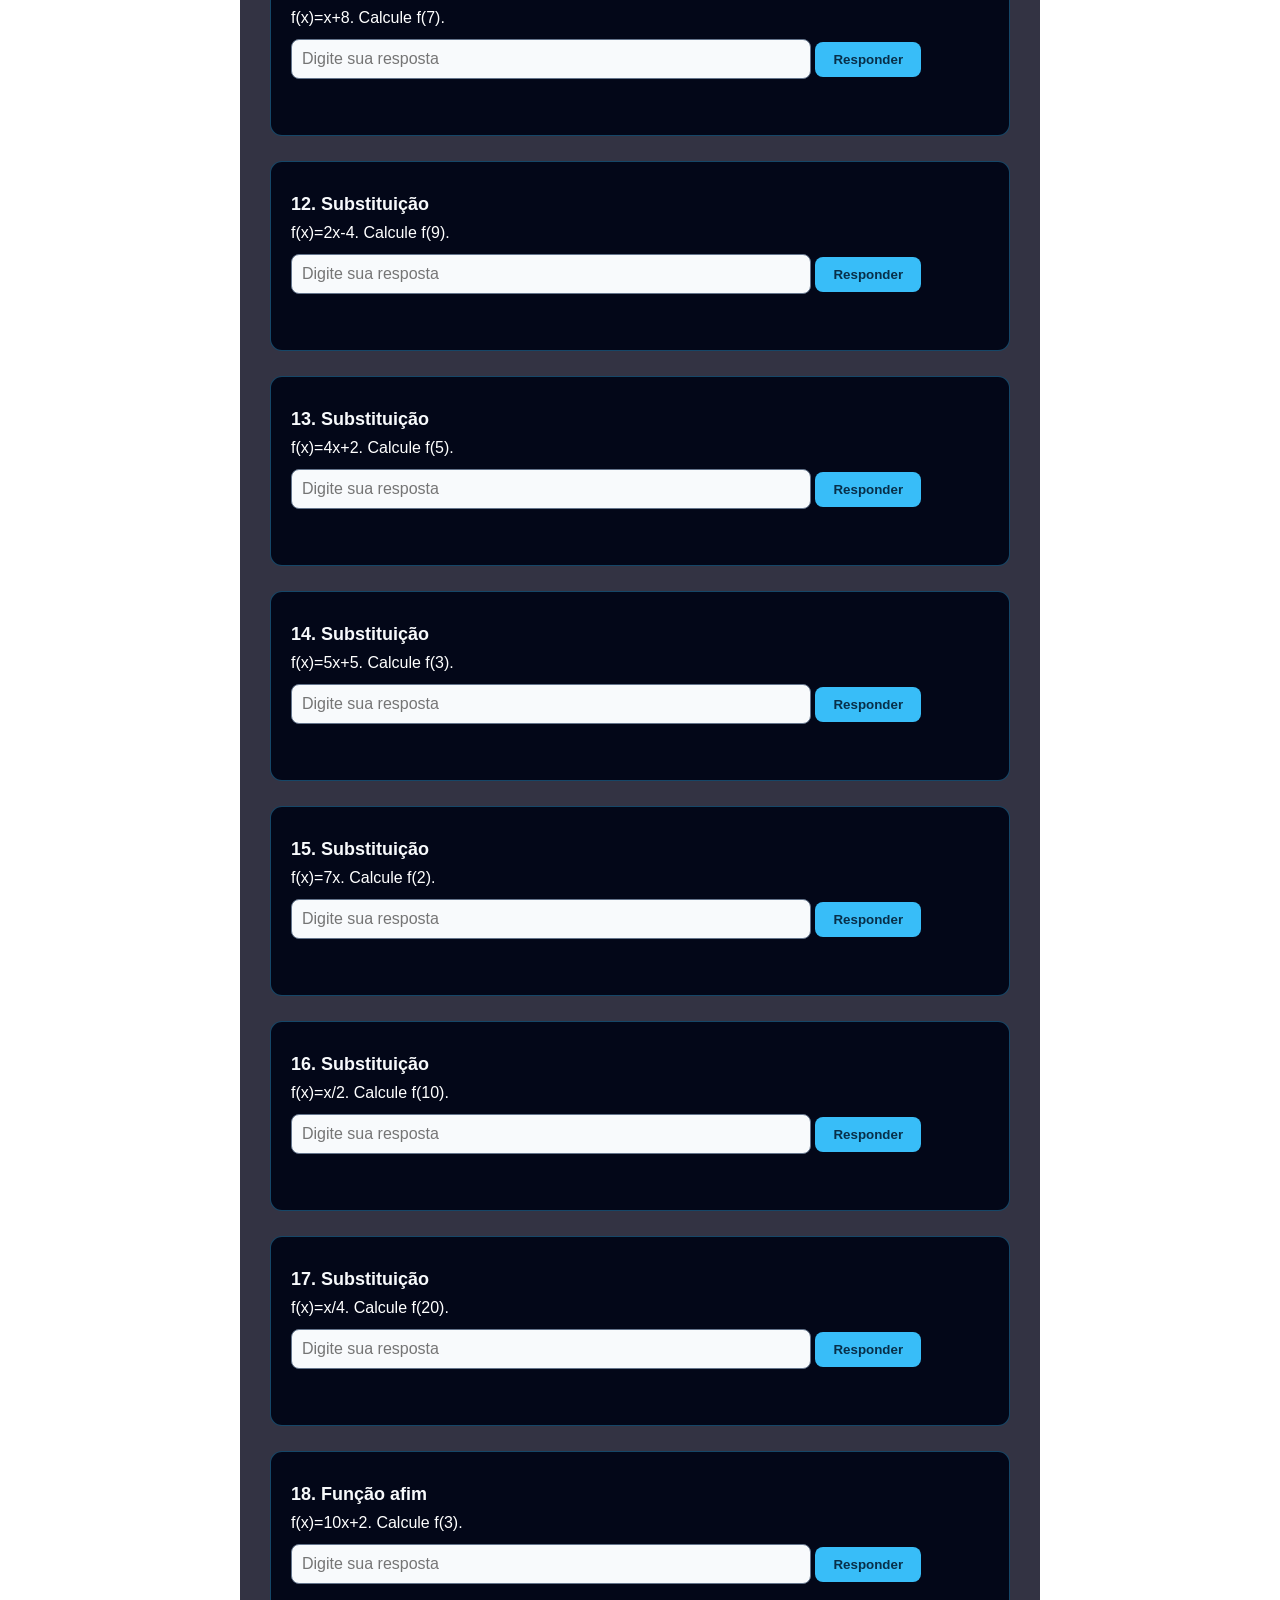
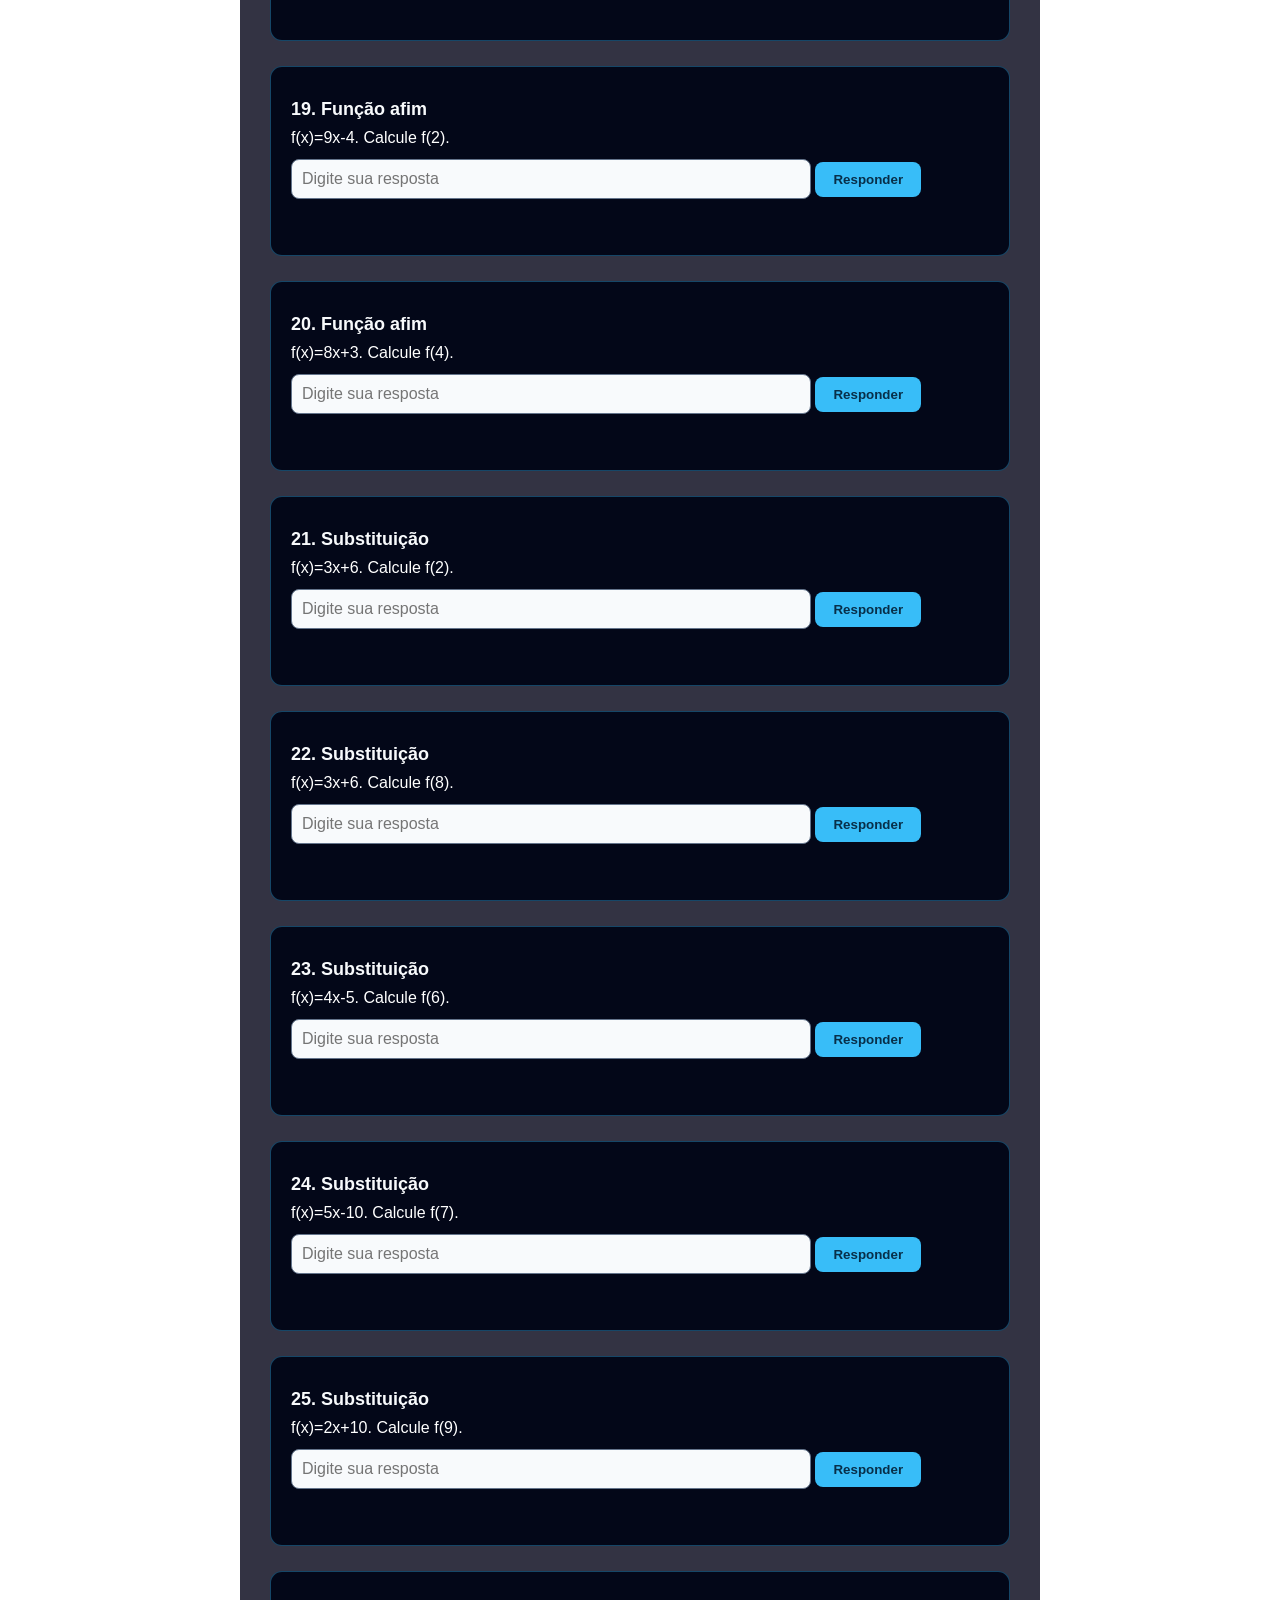
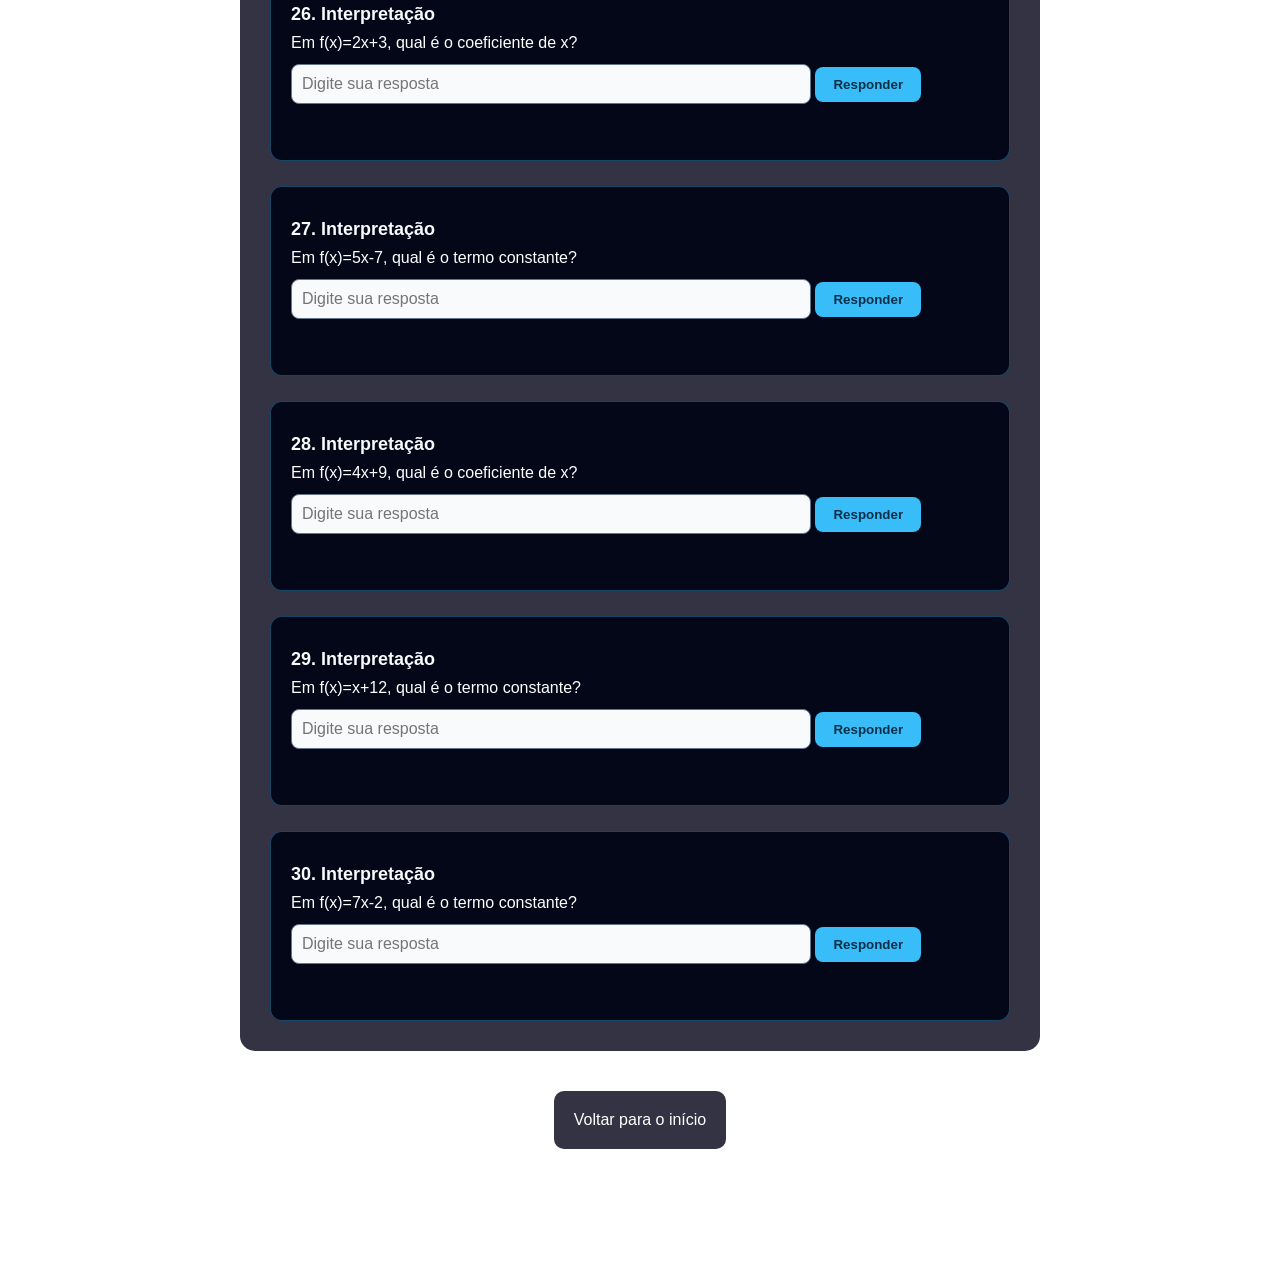
<file: funcoes.html>
<!DOCTYPE html>
<html lang="pt-BR">

<head>
    <meta charset="UTF-8">
    <meta name="viewport" content="width=device-width, initial-scale=1.0">
    <title>NOX - Funções</title>
    <link rel="stylesheet" href="style.css">
</head>

<body>
     <header>
        <h1>NOX</h1>
        <p>Assistente de Matemática</p>
    </header>

    <section class="sobre">
        <h2>Função</h2>
    </section>
    
<section class="sobre">

    <div class="card"><h2>O que é uma função?</h2>
    <p>
        Uma função é uma relação entre dois conjuntos em que cada valor de
        entrada está relacionado a um único valor de saída.
        Ela é muito utilizada para representar relações entre diferentes
        grandezas.<br>
        Em uma função, temos um valor de entrada, chamado de
        <strong>x</strong>, e um valor de saída, geralmente representado
        por <strong>f(x)</strong>.

    </p>
    <div class="sobre">
        <p><strong>Exemplo:</strong></p>
        <p>f(x) = 2x + 3</p>
    </div>
    <p>
        Isso significa que, para descobrir o valor de f(x), devemos
        substituir o x pelo valor desejado e realizar os cálculos.
    </p></div><br>

    <div class="card"><h2>Calculando uma função</h2>
    <p>
        Para calcular o valor de uma função, basta substituir a incógnita
        pelo número informado.
    </p>
    <div class="sobre">
        <p><strong>Exemplo:</strong></p>
        <p>f(x) = 2x + 3</p>
        <p>Para x = 4:</p>
        <p>f(4) = 2(4) + 3</p>
        <p>f(4) = 8 + 3</p>
        <p><strong>f(4) = 11</strong></p>
    </div></div><br>

    <div class="card"><h2>Função do 1º grau</h2>
    <p>
        A função do 1º grau possui a forma:
    </p>
    <div class="sobre">
        f(x) = ax + b
    </div>
    <p>
        Nessa expressão, <strong>a</strong> e <strong>b</strong> são números
        reais e <strong>a</strong> deve ser diferente de zero.
    </p>
    <div class="sobre">
        <p><strong>Exemplo:</strong></p>
        <p>f(x) = 3x + 2</p>
        <p>Para x = 5:</p>
        <p>f(5) = 3(5) + 2</p>
        <p>f(5) = 15 + 2</p>
        <p><strong>f(5) = 17</strong></p>
    </div></div><br>
    <div class="card"><h2>Domínio e imagem</h2>
    <p>
        O <strong>domínio</strong> é o conjunto de valores que podem ser
        utilizados como entrada da função.
    </p>
    <p>
        A <strong>imagem</strong> é o conjunto dos valores obtidos como
        resultado da função.
    </p>
    <div class="sobre">
        <p><strong>Exemplo:</strong></p>
        <p>f(x) = x + 2</p>
        <p>
            Se x = 1, temos f(1) = 3.
            Portanto, 1 é um valor de entrada e 3 é o valor correspondente
            de saída.
        </p>
    </div></div><br>
    <div class="card"><h2>Gráfico de uma função</h2>
    <p>
        Uma função também pode ser representada por meio de um gráfico.
        Em uma função do 1º grau, o gráfico é uma reta.
    </p>
    <p>
        Os valores de x ficam no eixo horizontal e os valores de f(x)
        ficam no eixo vertical.
    </p></div><br>

    <div class="card">
        <strong>Dica do NOX:</strong>
        Sempre que aparecer f(x), pense que você precisa descobrir
        o resultado da função para determinado valor de x.
    </div></div><br>
</section>
   
    <section class="sobre">
        
        <h2>Exercícios</h2>

        <div class="exercicio">
            <div class="nivel">1. Substituição</div>
            <p>f(x)=2x+1. Calcule f(3).</p>
            <input id="1" type="number" step="any" placeholder="Digite sua resposta">
            <button
                onclick="numCheck('1','7','r1','Correto!','Tente novamente. Substitua x na função ou isole x, conforme a questão.')">Responder</button>
            <div id="r1" class="resultado"></div>
        </div>

        <div class="exercicio">
            <div class="nivel">2. Substituição</div>
            <p>f(x)=2x+1. Calcule f(4).</p>
            <input id="2" type="number" step="any" placeholder="Digite sua resposta">
            <button
                onclick="numCheck('2','9','r2','Correto!','Tente novamente. Substitua x na função ou isole x, conforme a questão.')">Responder</button>
            <div id="r2" class="resultado"></div>
        </div>

        <div class="exercicio">
            <div class="nivel">3. Substituição</div>
            <p>f(x)=x+5. Calcule f(10).</p>
            <input id="3" type="number" step="any" placeholder="Digite sua resposta">
            <button
                onclick="numCheck('3','15','r3','Correto!','Tente novamente. Substitua x na função ou isole x, conforme a questão.')">Responder</button>
            <div id="r3" class="resultado"></div>
        </div>

        <div class="exercicio">
            <div class="nivel">4. Substituição</div>
            <p>f(x)=3x. Calcule f(5).</p>
            <input id="4" type="number" step="any" placeholder="Digite sua resposta">
            <button
                onclick="numCheck('4','15','r4','Correto!','Tente novamente. Substitua x na função ou isole x, conforme a questão.')">Responder</button>
            <div id="r4" class="resultado"></div>
        </div>

        <div class="exercicio">
            <div class="nivel">5. Substituição</div>
            <p>f(x)=x-2. Calcule f(9).</p>
            <input id="5" type="number" step="any" placeholder="Digite sua resposta">
            <button
                onclick="numCheck('5','7','r5','Correto!','Tente novamente. Substitua x na função ou isole x, conforme a questão.')">Responder</button>
            <div id="r5" class="resultado"></div>
        </div>

        <div class="exercicio">
            <div class="nivel">6. Função afim</div>
            <p>f(x)=3x-2. Calcule f(5).</p>
            <input id="6" type="number" step="any" placeholder="Digite sua resposta">
            <button
                onclick="numCheck('6','13','r6','Correto!','Tente novamente. Substitua x na função ou isole x, conforme a questão.')">Responder</button>
            <div id="r6" class="resultado"></div>
        </div>

        <div class="exercicio">
            <div class="nivel">7. Função afim</div>
            <p>f(x)=4x+1. Calcule f(2).</p>
            <input id="7" type="number" step="any" placeholder="Digite sua resposta">
            <button
                onclick="numCheck('7','9','r7','Correto!','Tente novamente. Substitua x na função ou isole x, conforme a questão.')">Responder</button>
            <div id="r7" class="resultado"></div>
        </div>

        <div class="exercicio">
            <div class="nivel">8. Função afim</div>
            <p>f(x)=5x-3. Calcule f(4).</p>
            <input id="8" type="number" step="any" placeholder="Digite sua resposta">
            <button
                onclick="numCheck('8','17','r8','Correto!','Tente novamente. Substitua x na função ou isole x, conforme a questão.')">Responder</button>
            <div id="r8" class="resultado"></div>
        </div>

        <div class="exercicio">
            <div class="nivel">9. Função afim</div>
            <p>f(x)=2x+7. Calcule f(6).</p>
            <input id="9" type="number" step="any" placeholder="Digite sua resposta">
            <button
                onclick="numCheck('9','19','r9','Correto!','Tente novamente. Substitua x na função ou isole x, conforme a questão.')">Responder</button>
            <div id="r9" class="resultado"></div>
        </div>

        <div class="exercicio">
            <div class="nivel">10. Função afim</div>
            <p>f(x)=6x-1. Calcule f(3).</p>
            <input id="10" type="number" step="any" placeholder="Digite sua resposta">
            <button
                onclick="numCheck('10','17','r10','Correto!','Tente novamente. Substitua x na função ou isole x, conforme a questão.')">Responder</button>
            <div id="r10" class="resultado"></div>
        </div>

        <div class="exercicio">
            <div class="nivel">11. Substituição</div>
            <p>f(x)=x+8. Calcule f(7).</p>
            <input id="11" type="number" step="any" placeholder="Digite sua resposta">
            <button
                onclick="numCheck('11','15','r11','Correto!','Tente novamente. Substitua x na função ou isole x, conforme a questão.')">Responder</button>
            <div id="r11" class="resultado"></div>
        </div>

        <div class="exercicio">
            <div class="nivel">12. Substituição</div>
            <p>f(x)=2x-4. Calcule f(9).</p>
            <input id="12" type="number" step="any" placeholder="Digite sua resposta">
            <button
                onclick="numCheck('12','14','r12','Correto!','Tente novamente. Substitua x na função ou isole x, conforme a questão.')">Responder</button>
            <div id="r12" class="resultado"></div>
        </div>

        <div class="exercicio">
            <div class="nivel">13. Substituição</div>
            <p>f(x)=4x+2. Calcule f(5).</p>
            <input id="13" type="number" step="any" placeholder="Digite sua resposta">
            <button
                onclick="numCheck('13','22','r13','Correto!','Tente novamente. Substitua x na função ou isole x, conforme a questão.')">Responder</button>
            <div id="r13" class="resultado"></div>
        </div>

        <div class="exercicio">
            <div class="nivel">14. Substituição</div>
            <p>f(x)=5x+5. Calcule f(3).</p>
            <input id="14" type="number" step="any" placeholder="Digite sua resposta">
            <button
                onclick="numCheck('14','20','r14','Correto!','Tente novamente. Substitua x na função ou isole x, conforme a questão.')">Responder</button>
            <div id="r14" class="resultado"></div>
        </div>

        <div class="exercicio">
            <div class="nivel">15. Substituição</div>
            <p>f(x)=7x. Calcule f(2).</p>
            <input id="15" type="number" step="any" placeholder="Digite sua resposta">
            <button
                onclick="numCheck('15','14','r15','Correto!','Tente novamente. Substitua x na função ou isole x, conforme a questão.')">Responder</button>
            <div id="r15" class="resultado"></div>
        </div>

        <div class="exercicio">
            <div class="nivel">16. Substituição</div>
            <p>f(x)=x/2. Calcule f(10).</p>
            <input id="16" type="number" step="any" placeholder="Digite sua resposta">
            <button
                onclick="numCheck('16','5','r16','Correto!','Tente novamente. Substitua x na função ou isole x, conforme a questão.')">Responder</button>
            <div id="r16" class="resultado"></div>
        </div>

        <div class="exercicio">
            <div class="nivel">17. Substituição</div>
            <p>f(x)=x/4. Calcule f(20).</p>
            <input id="17" type="number" step="any" placeholder="Digite sua resposta">
            <button
                onclick="numCheck('17','5','r17','Correto!','Tente novamente. Substitua x na função ou isole x, conforme a questão.')">Responder</button>
            <div id="r17" class="resultado"></div>
        </div>

        <div class="exercicio">
            <div class="nivel">18. Função afim</div>
            <p>f(x)=10x+2. Calcule f(3).</p>
            <input id="18" type="number" step="any" placeholder="Digite sua resposta">
            <button
                onclick="numCheck('18','32','r18','Correto!','Tente novamente. Substitua x na função ou isole x, conforme a questão.')">Responder</button>
            <div id="r18" class="resultado"></div>
        </div>

        <div class="exercicio">
            <div class="nivel">19. Função afim</div>
            <p>f(x)=9x-4. Calcule f(2).</p>
            <input id="19" type="number" step="any" placeholder="Digite sua resposta">
            <button
                onclick="numCheck('19','14','r19','Correto!','Tente novamente. Substitua x na função ou isole x, conforme a questão.')">Responder</button>
            <div id="r19" class="resultado"></div>
        </div>

        <div class="exercicio">
            <div class="nivel">20. Função afim</div>
            <p>f(x)=8x+3. Calcule f(4).</p>
            <input id="20" type="number" step="any" placeholder="Digite sua resposta">
            <button
                onclick="numCheck('20','35','r20','Correto!','Tente novamente. Substitua x na função ou isole x, conforme a questão.')">Responder</button>
            <div id="r20" class="resultado"></div>
        </div>

        <div class="exercicio">
            <div class="nivel">21. Substituição</div>
            <p>f(x)=3x+6. Calcule f(2).</p>
            <input id="21" type="number" step="any" placeholder="Digite sua resposta">
            <button
                onclick="numCheck('21','12','r21','Correto!','Tente novamente. Substitua x na função ou isole x, conforme a questão.')">Responder</button>
            <div id="r21" class="resultado"></div>
        </div>

        <div class="exercicio">
            <div class="nivel">22. Substituição</div>
            <p>f(x)=3x+6. Calcule f(8).</p>
            <input id="22" type="number" step="any" placeholder="Digite sua resposta">
            <button
                onclick="numCheck('22','30','r22','Correto!','Tente novamente. Substitua x na função ou isole x, conforme a questão.')">Responder</button>
            <div id="r22" class="resultado"></div>
        </div>

        <div class="exercicio">
            <div class="nivel">23. Substituição</div>
            <p>f(x)=4x-5. Calcule f(6).</p>
            <input id="23" type="number" step="any" placeholder="Digite sua resposta">
            <button
                onclick="numCheck('23','19','r23','Correto!','Tente novamente. Substitua x na função ou isole x, conforme a questão.')">Responder</button>
            <div id="r23" class="resultado"></div>
        </div>

        <div class="exercicio">
            <div class="nivel">24. Substituição</div>
            <p>f(x)=5x-10. Calcule f(7).</p>
            <input id="24" type="number" step="any" placeholder="Digite sua resposta">
            <button
                onclick="numCheck('24','25','r24','Correto!','Tente novamente. Substitua x na função ou isole x, conforme a questão.')">Responder</button>
            <div id="r24" class="resultado"></div>
        </div>

        <div class="exercicio">
            <div class="nivel">25. Substituição</div>
            <p>f(x)=2x+10. Calcule f(9).</p>
            <input id="25" type="number" step="any" placeholder="Digite sua resposta">
            <button
                onclick="numCheck('25','28','r25','Correto!','Tente novamente. Substitua x na função ou isole x, conforme a questão.')">Responder</button>
            <div id="r25" class="resultado"></div>
        </div>

        <div class="exercicio">
            <div class="nivel">26. Interpretação</div>
            <p>Em f(x)=2x+3, qual é o coeficiente de x?</p>
            <input id="26" type="number" step="any" placeholder="Digite sua resposta">
            <button
                onclick="numCheck('26','2','r26','Correto!','Tente novamente. Substitua x na função ou isole x, conforme a questão.')">Responder</button>
            <div id="r26" class="resultado"></div>
        </div>

        <div class="exercicio">
            <div class="nivel">27. Interpretação</div>
            <p>Em f(x)=5x-7, qual é o termo constante?</p>
            <input id="27" type="number" step="any" placeholder="Digite sua resposta">
            <button
                onclick="numCheck('27','-7','r27','Correto!','Tente novamente. Substitua x na função ou isole x, conforme a questão.')">Responder</button>
            <div id="r27" class="resultado"></div>
        </div>

        <div class="exercicio">
            <div class="nivel">28. Interpretação</div>
            <p>Em f(x)=4x+9, qual é o coeficiente de x?</p>
            <input id="28" type="number" step="any" placeholder="Digite sua resposta">
            <button
                onclick="numCheck('28','4','r28','Correto!','Tente novamente. Substitua x na função ou isole x, conforme a questão.')">Responder</button>
            <div id="r28" class="resultado"></div>
        </div>

        <div class="exercicio">
            <div class="nivel">29. Interpretação</div>
            <p>Em f(x)=x+12, qual é o termo constante?</p>
            <input id="29" type="number" step="any" placeholder="Digite sua resposta">
            <button
                onclick="numCheck('29','12','r29','Correto!','Tente novamente. Substitua x na função ou isole x, conforme a questão.')">Responder</button>
            <div id="r29" class="resultado"></div>
        </div>

        <div class="exercicio">
            <div class="nivel">30. Interpretação</div>
            <p>Em f(x)=7x-2, qual é o termo constante?</p>
            <input id="30" type="number" step="any" placeholder="Digite sua resposta">
            <button
                onclick="numCheck('30','-2','r30','Correto!','Tente novamente. Substitua x na função ou isole x, conforme a questão.')">Responder</button>
            <div id="r30" class="resultado"></div>
        </div>

    </section>
    <section class="card_voltar"><a class="voltar" href="index.html">Voltar para o início</a></section>
    <footer>
        <p>Projeto acadêmico - 2026</p>
    </footer>
    <script>
        function check(id, answer, resultId, ok, no) {
            const value = document.getElementById(id).value;
            document.getElementById(resultId).textContent = value === answer ? ok : no;
        }
        function numCheck(id, answer, resultId, ok, no) {
            const raw = document.getElementById(id).value.replace(',', '.');
            const value = Number(raw);
            document.getElementById(resultId).textContent = Math.abs(value - answer) < 0.001 ? ok : no;
        }

    </script>
</body>

</html>
</file>
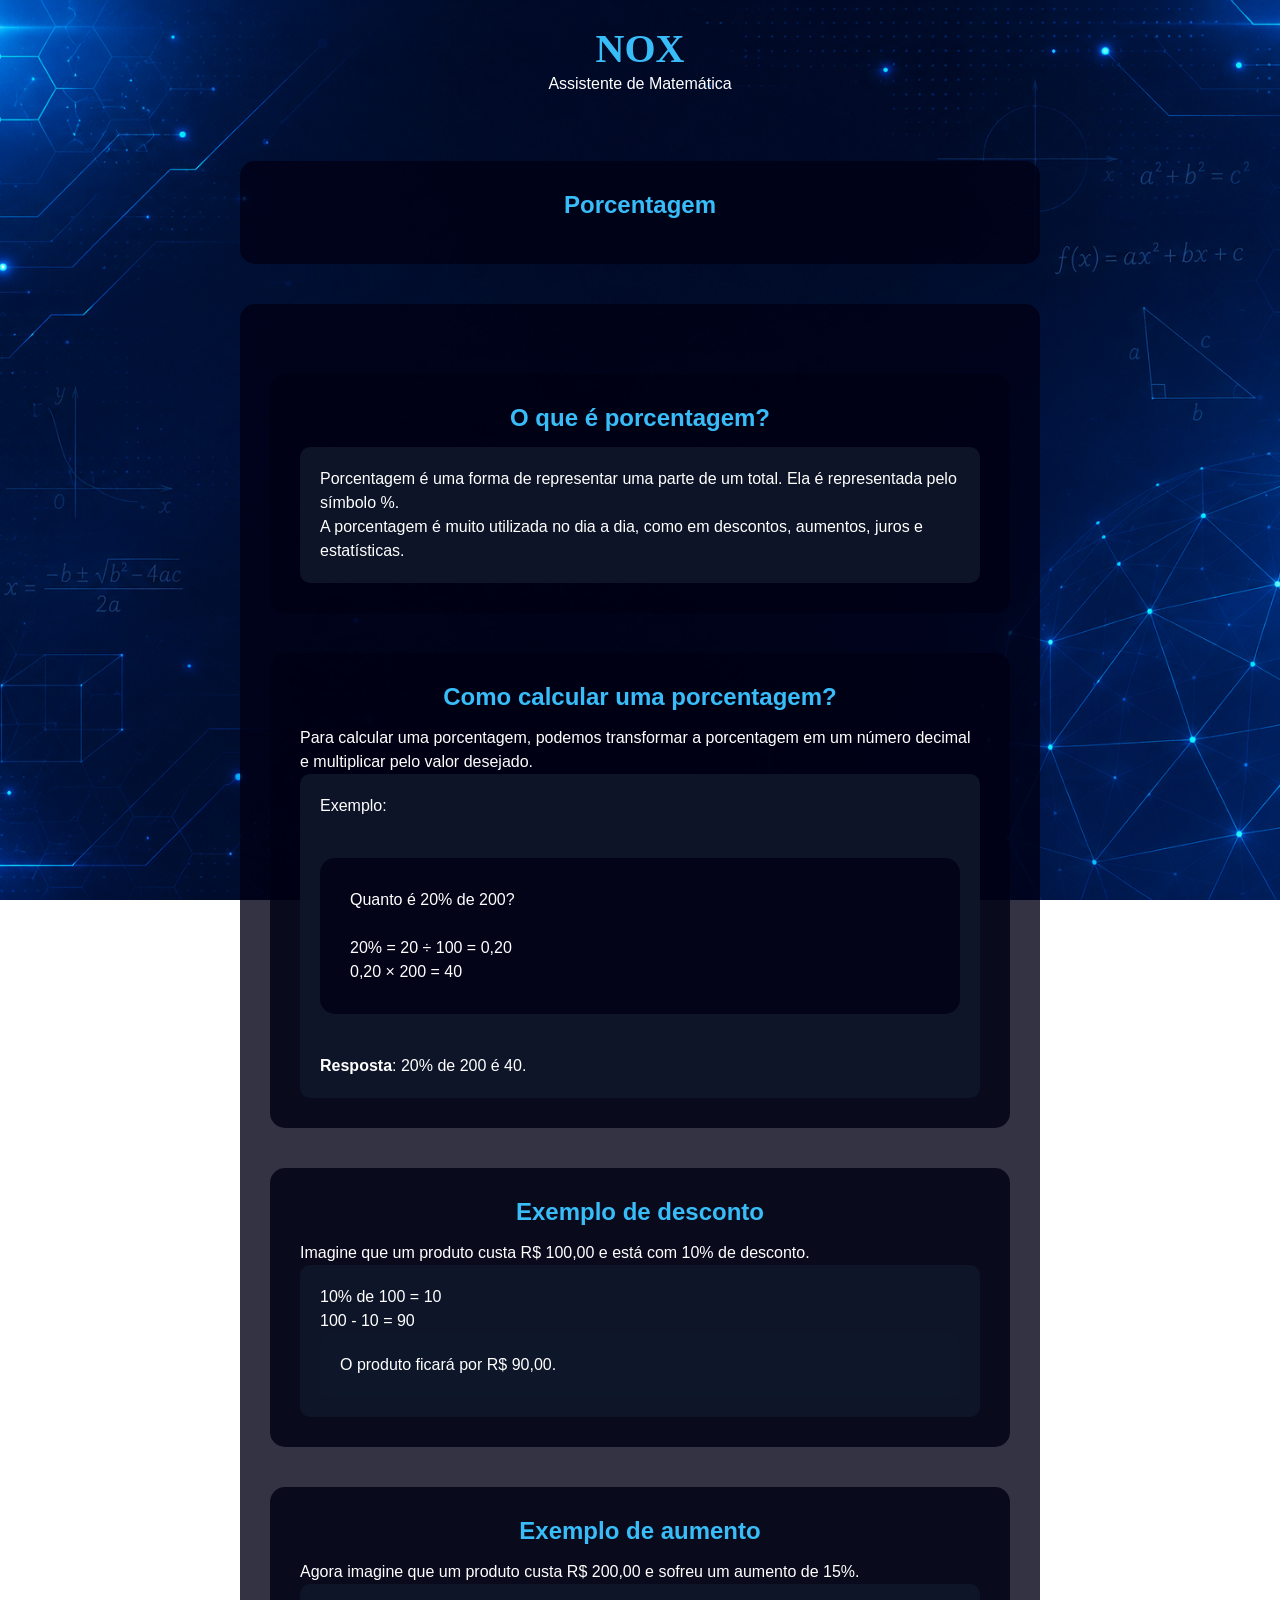
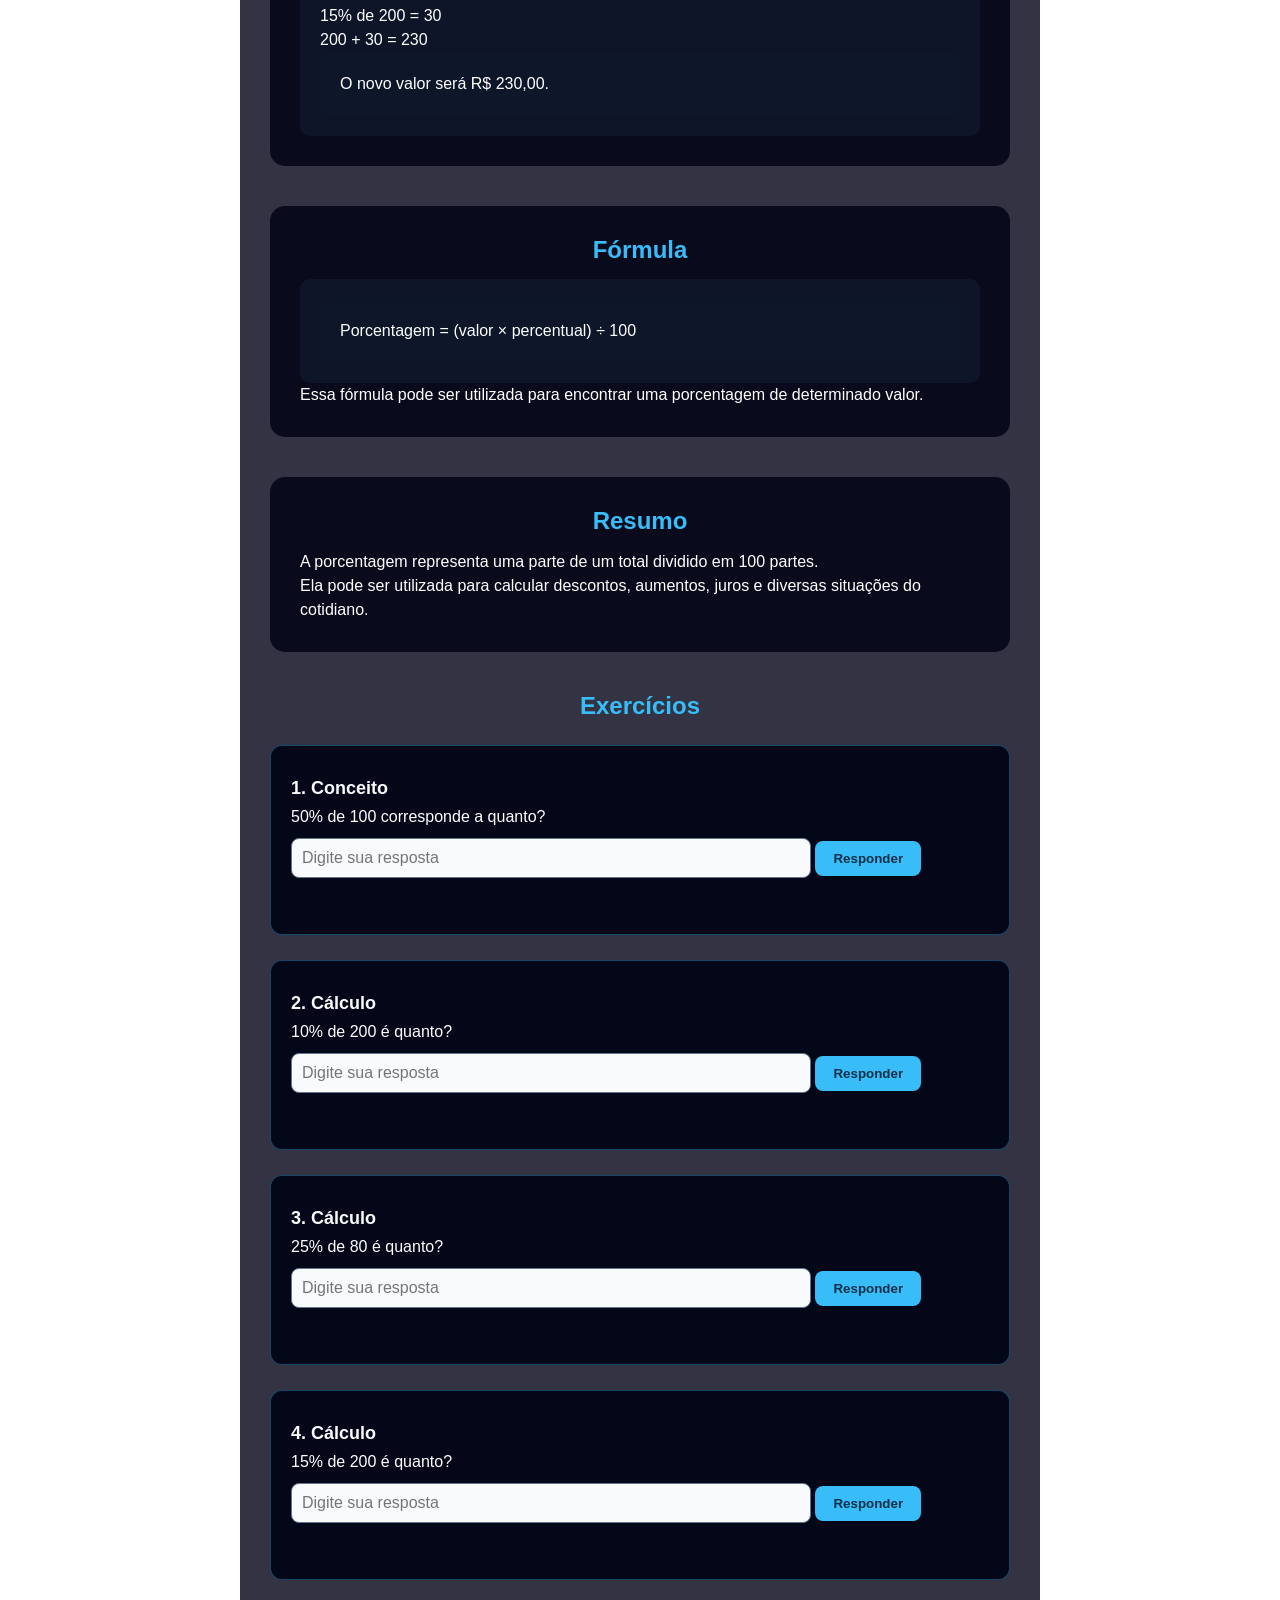
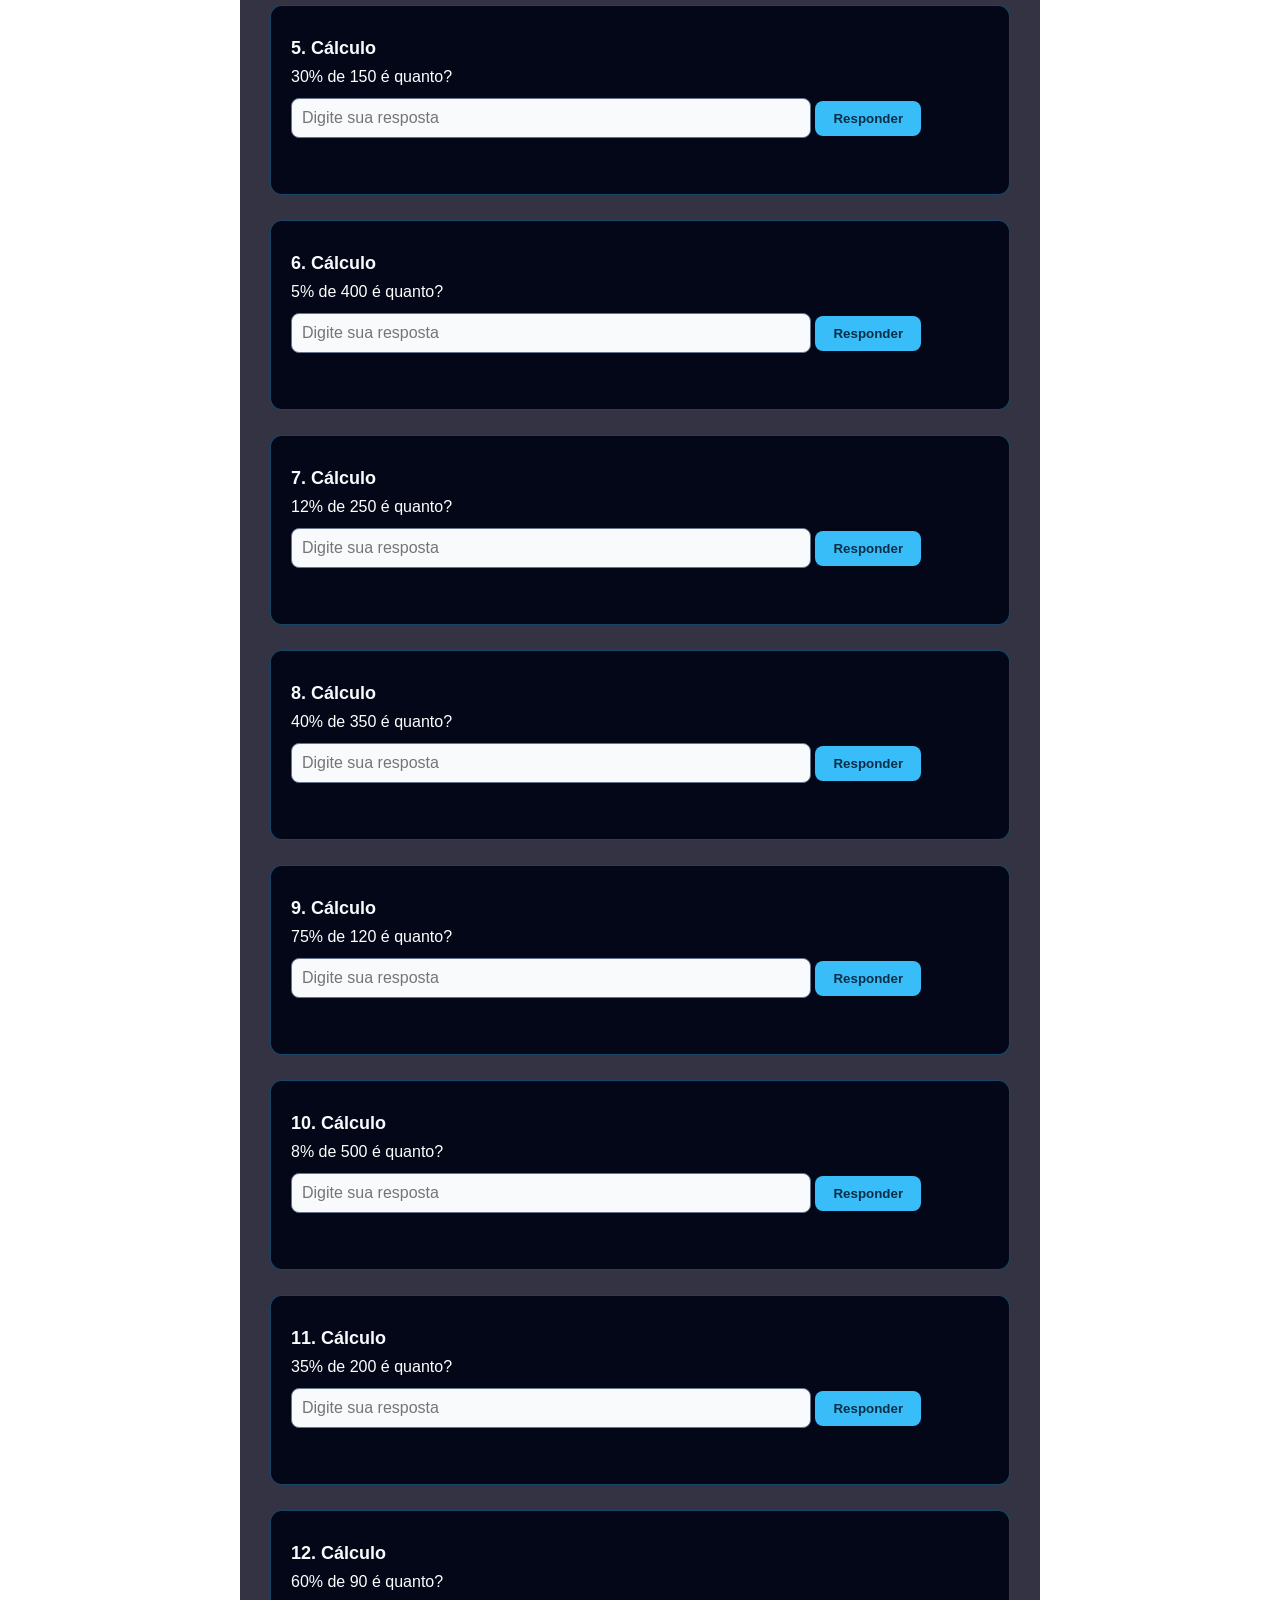
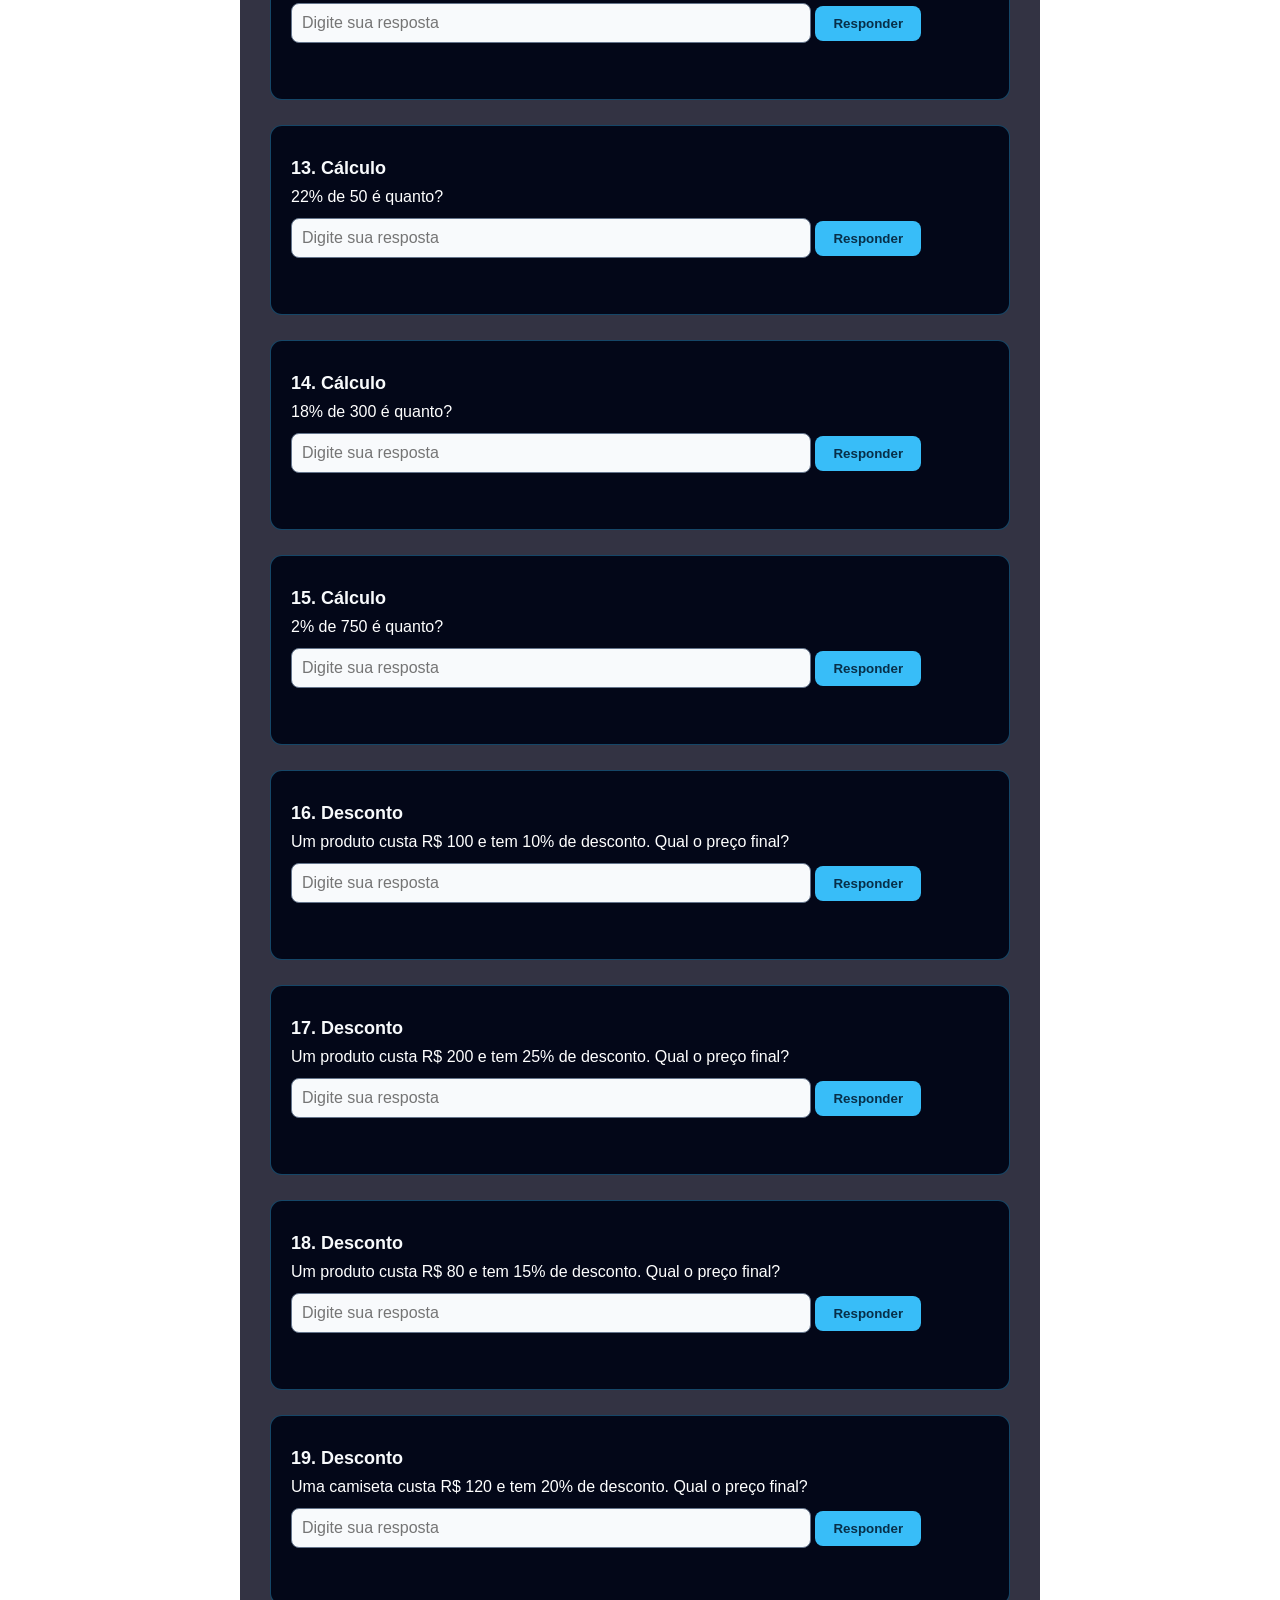
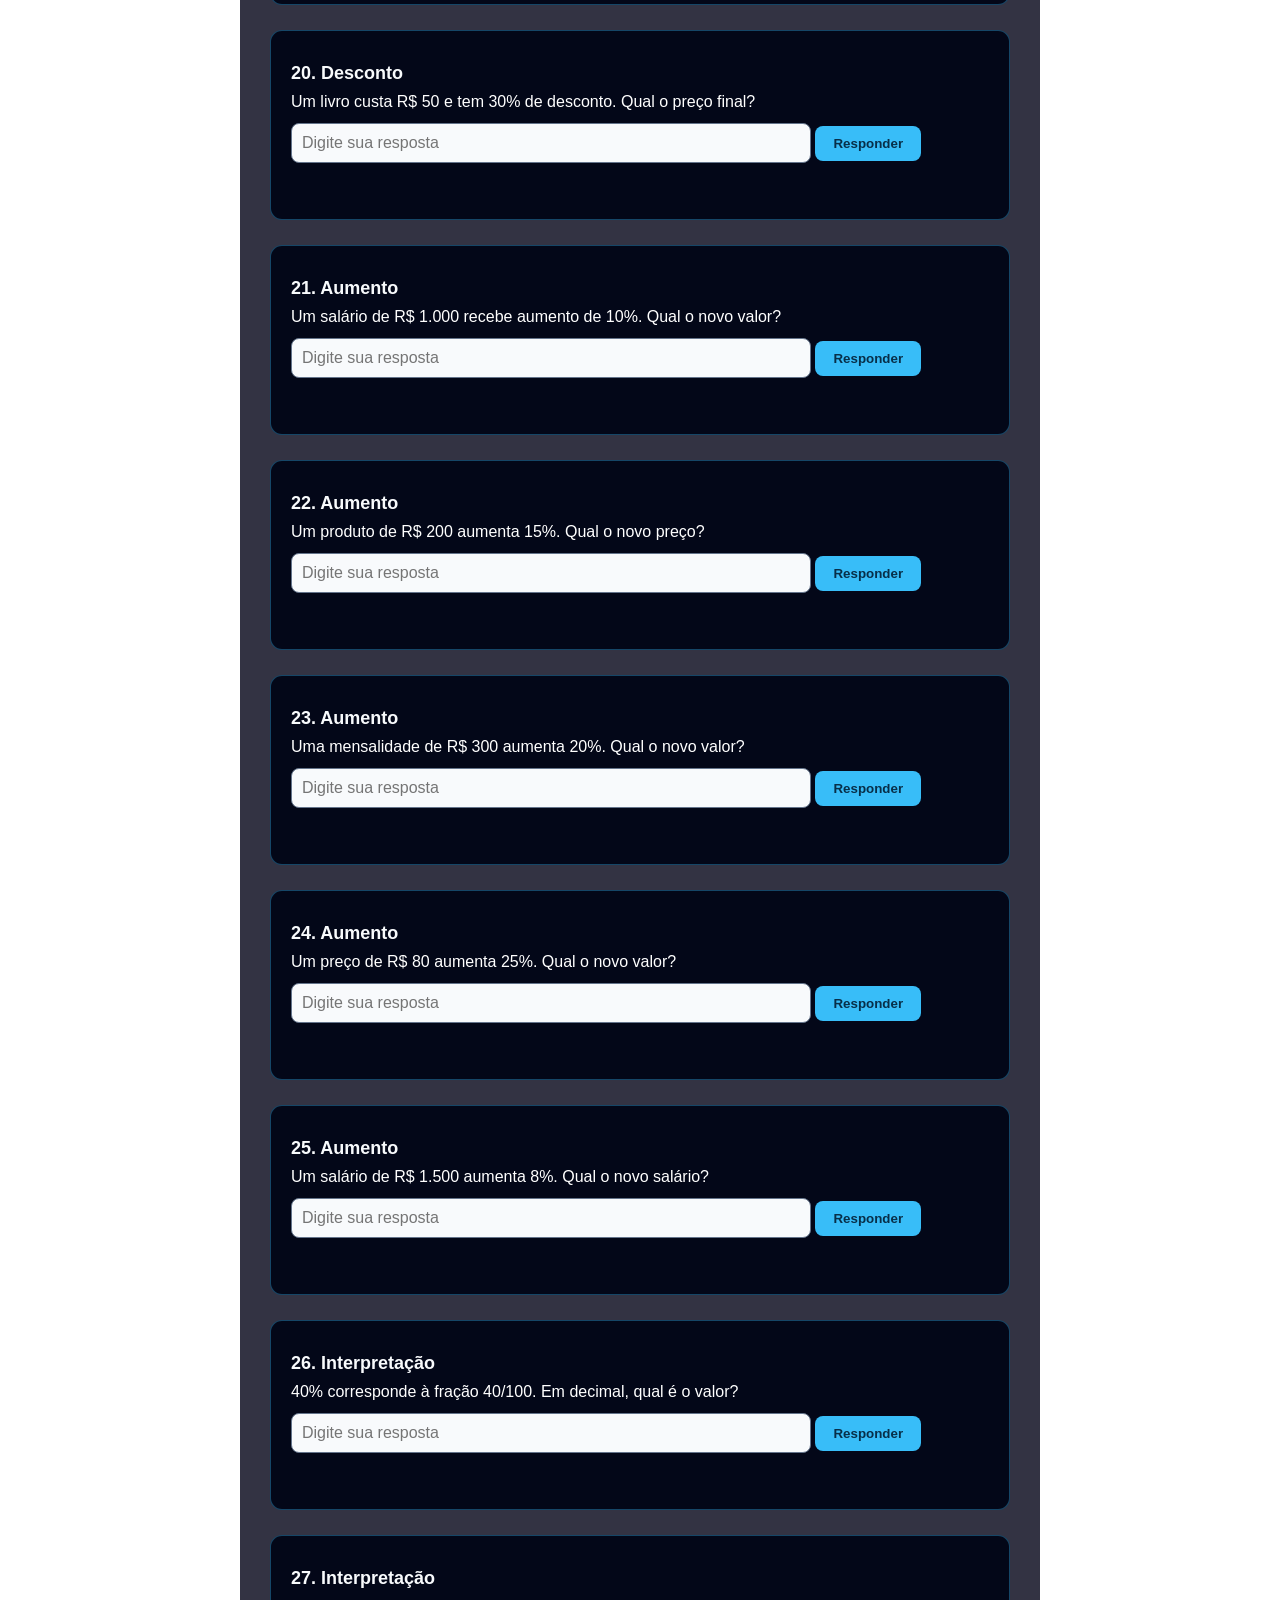
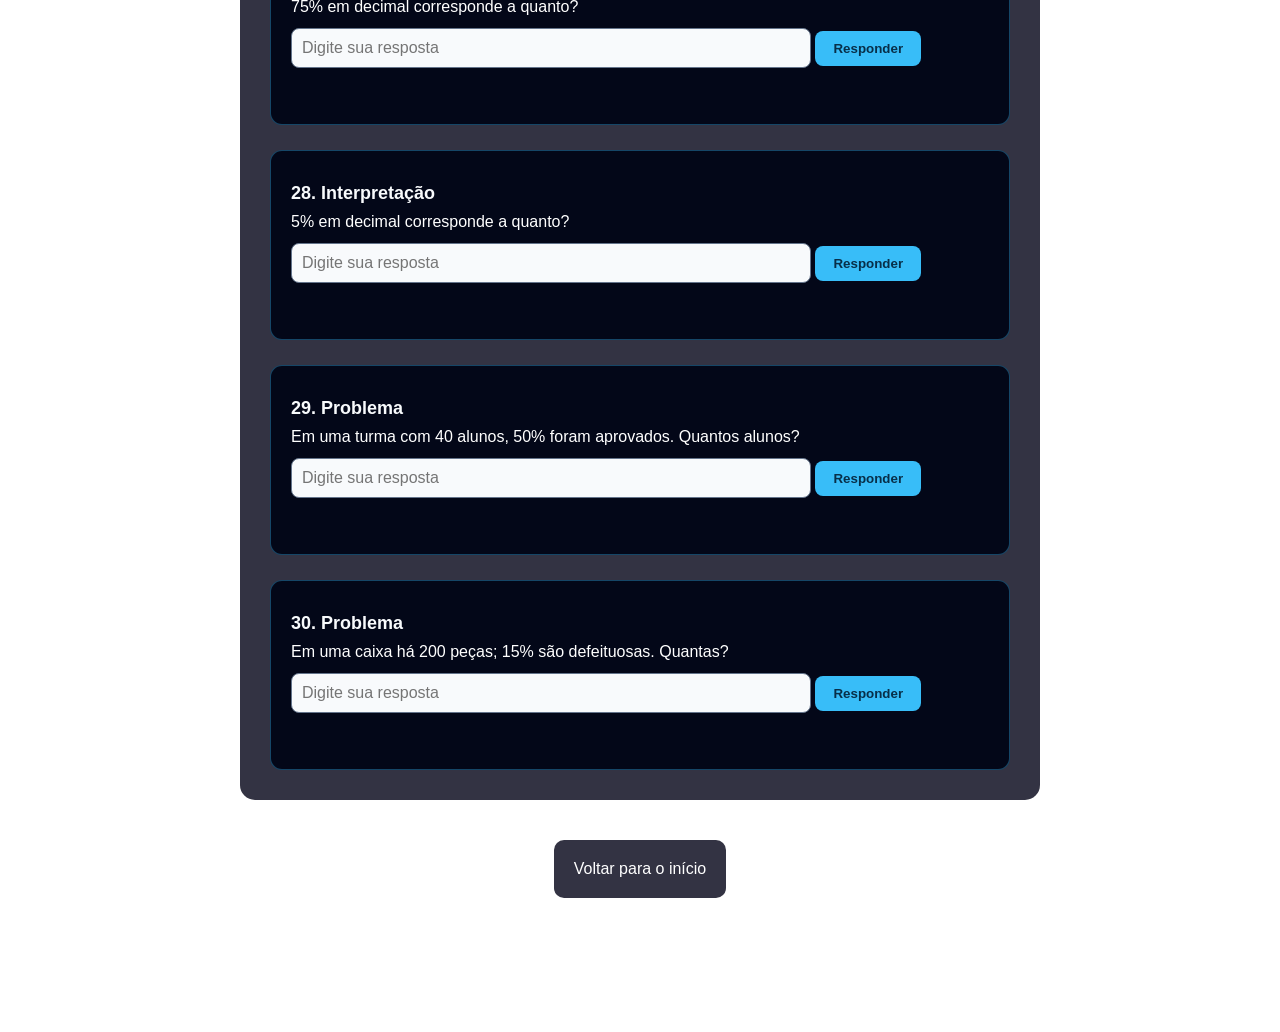
<file: porcentagem.html>
<!DOCTYPE html>
<html lang="pt-BR">

<head>
    <meta charset="UTF-8">
    <meta name="viewport" content="width=device-width, initial-scale=1.0">
    <title>NOX - Porcentagem</title>
    <link rel="stylesheet" href="style.css">
</head>

<body>
    <header>
        <h1>NOX</h1>
        <p>Assistente de Matemática</p>
    </header>

    <section class="sobre">
        <h2>Porcentagem</h2>
    </section>

    <section class="sobre">
        <section class="sobre">

        <h2>O que é porcentagem?</h2>

        <p class="card">Porcentagem é uma forma de representar uma parte de um total. Ela é representada pelo símbolo %.<br>
            A porcentagem é muito utilizada no dia a dia, como em descontos, aumentos, juros e estatísticas.</p>

    </section>

    <section class="sobre">

        <h2>Como calcular uma porcentagem?</h2>

        <p>Para calcular uma porcentagem, podemos transformar a porcentagem em um número decimal e multiplicar pelo valor desejado. </p>

    <div class="card">

        <p>Exemplo:</p>

        <div class="sobre">
        <p>Quanto é 20% de 200?</br></br>

        <p>20% = 20 ÷ 100 = 0,20</p>

        <p>0,20 × 200 = 40</p></div>

        <p> <strong>Resposta</strong>: 20% de 200 é 40.</p>

    </div>

    </section>

    <section class="sobre">

        <h2>Exemplo de desconto</h2>

        <p>Imagine que um produto custa R$ 100,00 e está com 10% de desconto.</p>

    <div class="card">

        <p>10% de 100 = 10</p>

        <p>100 - 10 = 90</p>

        <p class="card">O produto ficará por R$ 90,00.</p>

    </div>

    </section>

    <section class="sobre">

        <h2>Exemplo de aumento</h2>

        <p>Agora imagine que um produto custa R$ 200,00 e sofreu um aumento de 15%.</p>

    <div class="card">

        <p>15% de 200 = 30</p>

        <p>200 + 30 = 230</p>

        <p class="card">O novo valor será R$ 230,00.</p>

    </div>

    </section>

    <section class="sobre">

        <h2>Fórmula</h2>

    <div class="card">

        <p class="card">Porcentagem = (valor × percentual) ÷ 100</p>

    </div>

        <p>Essa fórmula pode ser utilizada para encontrar uma porcentagem de determinado valor.</p>

    </section>

    <section class="sobre">

        <h2>Resumo</h2>

        <p>A porcentagem representa uma parte de um total dividido em 100 partes.</p>

        <p> Ela pode ser utilizada para calcular descontos, aumentos, juros e diversas situações do cotidiano.</p>

    </section>

        <h2>Exercícios</h2>

        <div class="exercicio">
            <div class="nivel">1. Conceito</div>
            <p>50% de 100 corresponde a quanto?</p>
            <input id="1" type="number" step="any" placeholder="Digite sua resposta">
            <button
                onclick="numCheck('1','50','r1','Correto!','Tente novamente. Faça o cálculo passo a passo.')">Responder</button>
            <div id="r1" class="resultado"></div>
        </div>

        <div class="exercicio">
            <div class="nivel">2. Cálculo</div>
            <p>10% de 200 é quanto?</p>
            <input id="2" type="number" step="any" placeholder="Digite sua resposta">
            <button
                onclick="numCheck('2','20','r2','Correto!','Tente novamente. Faça o cálculo passo a passo.')">Responder</button>
            <div id="r2" class="resultado"></div>
        </div>

        <div class="exercicio">
            <div class="nivel">3. Cálculo</div>
            <p>25% de 80 é quanto?</p>
            <input id="3" type="number" step="any" placeholder="Digite sua resposta">
            <button
                onclick="numCheck('3','20','r3','Correto!','Tente novamente. Faça o cálculo passo a passo.')">Responder</button>
            <div id="r3" class="resultado"></div>
        </div>

        <div class="exercicio">
            <div class="nivel">4. Cálculo</div>
            <p>15% de 200 é quanto?</p>
            <input id="4" type="number" step="any" placeholder="Digite sua resposta">
            <button
                onclick="numCheck('4','30','r4','Correto!','Tente novamente. Faça o cálculo passo a passo.')">Responder</button>
            <div id="r4" class="resultado"></div>
        </div>

        <div class="exercicio">
            <div class="nivel">5. Cálculo</div>
            <p>30% de 150 é quanto?</p>
            <input id="5" type="number" step="any" placeholder="Digite sua resposta">
            <button
                onclick="numCheck('5','45','r5','Correto!','Tente novamente. Faça o cálculo passo a passo.')">Responder</button>
            <div id="r5" class="resultado"></div>
        </div>

        <div class="exercicio">
            <div class="nivel">6. Cálculo</div>
            <p>5% de 400 é quanto?</p>
            <input id="6" type="number" step="any" placeholder="Digite sua resposta">
            <button
                onclick="numCheck('6','20','r6','Correto!','Tente novamente. Faça o cálculo passo a passo.')">Responder</button>
            <div id="r6" class="resultado"></div>
        </div>

        <div class="exercicio">
            <div class="nivel">7. Cálculo</div>
            <p>12% de 250 é quanto?</p>
            <input id="7" type="number" step="any" placeholder="Digite sua resposta">
            <button
                onclick="numCheck('7','30','r7','Correto!','Tente novamente. Faça o cálculo passo a passo.')">Responder</button>
            <div id="r7" class="resultado"></div>
        </div>

        <div class="exercicio">
            <div class="nivel">8. Cálculo</div>
            <p>40% de 350 é quanto?</p>
            <input id="8" type="number" step="any" placeholder="Digite sua resposta">
            <button
                onclick="numCheck('8','140','r8','Correto!','Tente novamente. Faça o cálculo passo a passo.')">Responder</button>
            <div id="r8" class="resultado"></div>
        </div>

        <div class="exercicio">
            <div class="nivel">9. Cálculo</div>
            <p>75% de 120 é quanto?</p>
            <input id="9" type="number" step="any" placeholder="Digite sua resposta">
            <button
                onclick="numCheck('9','90','r9','Correto!','Tente novamente. Faça o cálculo passo a passo.')">Responder</button>
            <div id="r9" class="resultado"></div>
        </div>

        <div class="exercicio">
            <div class="nivel">10. Cálculo</div>
            <p>8% de 500 é quanto?</p>
            <input id="10" type="number" step="any" placeholder="Digite sua resposta">
            <button
                onclick="numCheck('10','40','r10','Correto!','Tente novamente. Faça o cálculo passo a passo.')">Responder</button>
            <div id="r10" class="resultado"></div>
        </div>

        <div class="exercicio">
            <div class="nivel">11. Cálculo</div>
            <p>35% de 200 é quanto?</p>
            <input id="11" type="number" step="any" placeholder="Digite sua resposta">
            <button
                onclick="numCheck('11','70','r11','Correto!','Tente novamente. Faça o cálculo passo a passo.')">Responder</button>
            <div id="r11" class="resultado"></div>
        </div>

        <div class="exercicio">
            <div class="nivel">12. Cálculo</div>
            <p>60% de 90 é quanto?</p>
            <input id="12" type="number" step="any" placeholder="Digite sua resposta">
            <button
                onclick="numCheck('12','54','r12','Correto!','Tente novamente. Faça o cálculo passo a passo.')">Responder</button>
            <div id="r12" class="resultado"></div>
        </div>

        <div class="exercicio">
            <div class="nivel">13. Cálculo</div>
            <p>22% de 50 é quanto?</p>
            <input id="13" type="number" step="any" placeholder="Digite sua resposta">
            <button
                onclick="numCheck('13','11','r13','Correto!','Tente novamente. Faça o cálculo passo a passo.')">Responder</button>
            <div id="r13" class="resultado"></div>
        </div>

        <div class="exercicio">
            <div class="nivel">14. Cálculo</div>
            <p>18% de 300 é quanto?</p>
            <input id="14" type="number" step="any" placeholder="Digite sua resposta">
            <button
                onclick="numCheck('14','54','r14','Correto!','Tente novamente. Faça o cálculo passo a passo.')">Responder</button>
            <div id="r14" class="resultado"></div>
        </div>

        <div class="exercicio">
            <div class="nivel">15. Cálculo</div>
            <p>2% de 750 é quanto?</p>
            <input id="15" type="number" step="any" placeholder="Digite sua resposta">
            <button
                onclick="numCheck('15','15','r15','Correto!','Tente novamente. Faça o cálculo passo a passo.')">Responder</button>
            <div id="r15" class="resultado"></div>
        </div>

        <div class="exercicio">
            <div class="nivel">16. Desconto</div>
            <p>Um produto custa R$ 100 e tem 10% de desconto. Qual o preço final?</p>
            <input id="16" type="number" step="any" placeholder="Digite sua resposta">
            <button
                onclick="numCheck('16','90','r16','Correto!','Tente novamente. Faça o cálculo passo a passo.')">Responder</button>
            <div id="r16" class="resultado"></div>
        </div>

        <div class="exercicio">
            <div class="nivel">17. Desconto</div>
            <p>Um produto custa R$ 200 e tem 25% de desconto. Qual o preço final?</p>
            <input id="17" type="number" step="any" placeholder="Digite sua resposta">
            <button
                onclick="numCheck('17','150','r17','Correto!','Tente novamente. Faça o cálculo passo a passo.')">Responder</button>
            <div id="r17" class="resultado"></div>
        </div>

        <div class="exercicio">
            <div class="nivel">18. Desconto</div>
            <p>Um produto custa R$ 80 e tem 15% de desconto. Qual o preço final?</p>
            <input id="18" type="number" step="any" placeholder="Digite sua resposta">
            <button
                onclick="numCheck('18','68','r18','Correto!','Tente novamente. Faça o cálculo passo a passo.')">Responder</button>
            <div id="r18" class="resultado"></div>
        </div>

        <div class="exercicio">
            <div class="nivel">19. Desconto</div>
            <p>Uma camiseta custa R$ 120 e tem 20% de desconto. Qual o preço final?</p>
            <input id="19" type="number" step="any" placeholder="Digite sua resposta">
            <button
                onclick="numCheck('19','96','r19','Correto!','Tente novamente. Faça o cálculo passo a passo.')">Responder</button>
            <div id="r19" class="resultado"></div>
        </div>

        <div class="exercicio">
            <div class="nivel">20. Desconto</div>
            <p>Um livro custa R$ 50 e tem 30% de desconto. Qual o preço final?</p>
            <input id="20" type="number" step="any" placeholder="Digite sua resposta">
            <button
                onclick="numCheck('20','35','r20','Correto!','Tente novamente. Faça o cálculo passo a passo.')">Responder</button>
            <div id="r20" class="resultado"></div>
        </div>

        <div class="exercicio">
            <div class="nivel">21. Aumento</div>
            <p>Um salário de R$ 1.000 recebe aumento de 10%. Qual o novo valor?</p>
            <input id="21" type="number" step="any" placeholder="Digite sua resposta">
            <button
                onclick="numCheck('21','1100','r21','Correto!','Tente novamente. Faça o cálculo passo a passo.')">Responder</button>
            <div id="r21" class="resultado"></div>
        </div>

        <div class="exercicio">
            <div class="nivel">22. Aumento</div>
            <p>Um produto de R$ 200 aumenta 15%. Qual o novo preço?</p>
            <input id="22" type="number" step="any" placeholder="Digite sua resposta">
            <button
                onclick="numCheck('22','230','r22','Correto!','Tente novamente. Faça o cálculo passo a passo.')">Responder</button>
            <div id="r22" class="resultado"></div>
        </div>

        <div class="exercicio">
            <div class="nivel">23. Aumento</div>
            <p>Uma mensalidade de R$ 300 aumenta 20%. Qual o novo valor?</p>
            <input id="23" type="number" step="any" placeholder="Digite sua resposta">
            <button
                onclick="numCheck('23','360','r23','Correto!','Tente novamente. Faça o cálculo passo a passo.')">Responder</button>
            <div id="r23" class="resultado"></div>
        </div>

        <div class="exercicio">
            <div class="nivel">24. Aumento</div>
            <p>Um preço de R$ 80 aumenta 25%. Qual o novo valor?</p>
            <input id="24" type="number" step="any" placeholder="Digite sua resposta">
            <button
                onclick="numCheck('24','100','r24','Correto!','Tente novamente. Faça o cálculo passo a passo.')">Responder</button>
            <div id="r24" class="resultado"></div>
        </div>

        <div class="exercicio">
            <div class="nivel">25. Aumento</div>
            <p>Um salário de R$ 1.500 aumenta 8%. Qual o novo salário?</p>
            <input id="25" type="number" step="any" placeholder="Digite sua resposta">
            <button
                onclick="numCheck('25','1620','r25','Correto!','Tente novamente. Faça o cálculo passo a passo.')">Responder</button>
            <div id="r25" class="resultado"></div>
        </div>

        <div class="exercicio">
            <div class="nivel">26. Interpretação</div>
            <p>40% corresponde à fração 40/100. Em decimal, qual é o valor?</p>
            <input id="26" type="number" step="any" placeholder="Digite sua resposta">
            <button
                onclick="numCheck('26','0.4','r26','Correto!','Tente novamente. Faça o cálculo passo a passo.')">Responder</button>
            <div id="r26" class="resultado"></div>
        </div>

        <div class="exercicio">
            <div class="nivel">27. Interpretação</div>
            <p>75% em decimal corresponde a quanto?</p>
            <input id="27" type="number" step="any" placeholder="Digite sua resposta">
            <button
                onclick="numCheck('27','0.75','r27','Correto!','Tente novamente. Faça o cálculo passo a passo.')">Responder</button>
            <div id="r27" class="resultado"></div>
        </div>

        <div class="exercicio">
            <div class="nivel">28. Interpretação</div>
            <p>5% em decimal corresponde a quanto?</p>
            <input id="28" type="number" step="any" placeholder="Digite sua resposta">
            <button
                onclick="numCheck('28','0.05','r28','Correto!','Tente novamente. Faça o cálculo passo a passo.')">Responder</button>
            <div id="r28" class="resultado"></div>
        </div>

        <div class="exercicio">
            <div class="nivel">29. Problema</div>
            <p>Em uma turma com 40 alunos, 50% foram aprovados. Quantos alunos?</p>
            <input id="29" type="number" step="any" placeholder="Digite sua resposta">
            <button
                onclick="numCheck('29','20','r29','Correto!','Tente novamente. Faça o cálculo passo a passo.')">Responder</button>
            <div id="r29" class="resultado"></div>
        </div>

        <div class="exercicio">
            <div class="nivel">30. Problema</div>
            <p>Em uma caixa há 200 peças; 15% são defeituosas. Quantas?</p>
            <input id="30" type="number" step="any" placeholder="Digite sua resposta">
            <button
                onclick="numCheck('30','30','r30','Correto!','Tente novamente. Faça o cálculo passo a passo.')">Responder</button>
            <div id="r30" class="resultado"></div>
        </div>

        </div>
    </section>
    <section class="card_voltar"><a class="voltar" href="index.html">Voltar para o início</a></section>
    <footer>
        <p>Projeto acadêmico - 2026</p>
    </footer>
    <script>
        function check(id, answer, resultId, ok, no) {
            const value = document.getElementById(id).value;
            document.getElementById(resultId).textContent = value === answer ? ok : no;
        }
        function numCheck(id, answer, resultId, ok, no) {
            const raw = document.getElementById(id).value.replace(',', '.');
            const value = Number(raw);
            document.getElementById(resultId).textContent = Math.abs(value - answer) < 0.001 ? ok : no;
        }

    </script>
</body>

</html>
</file>
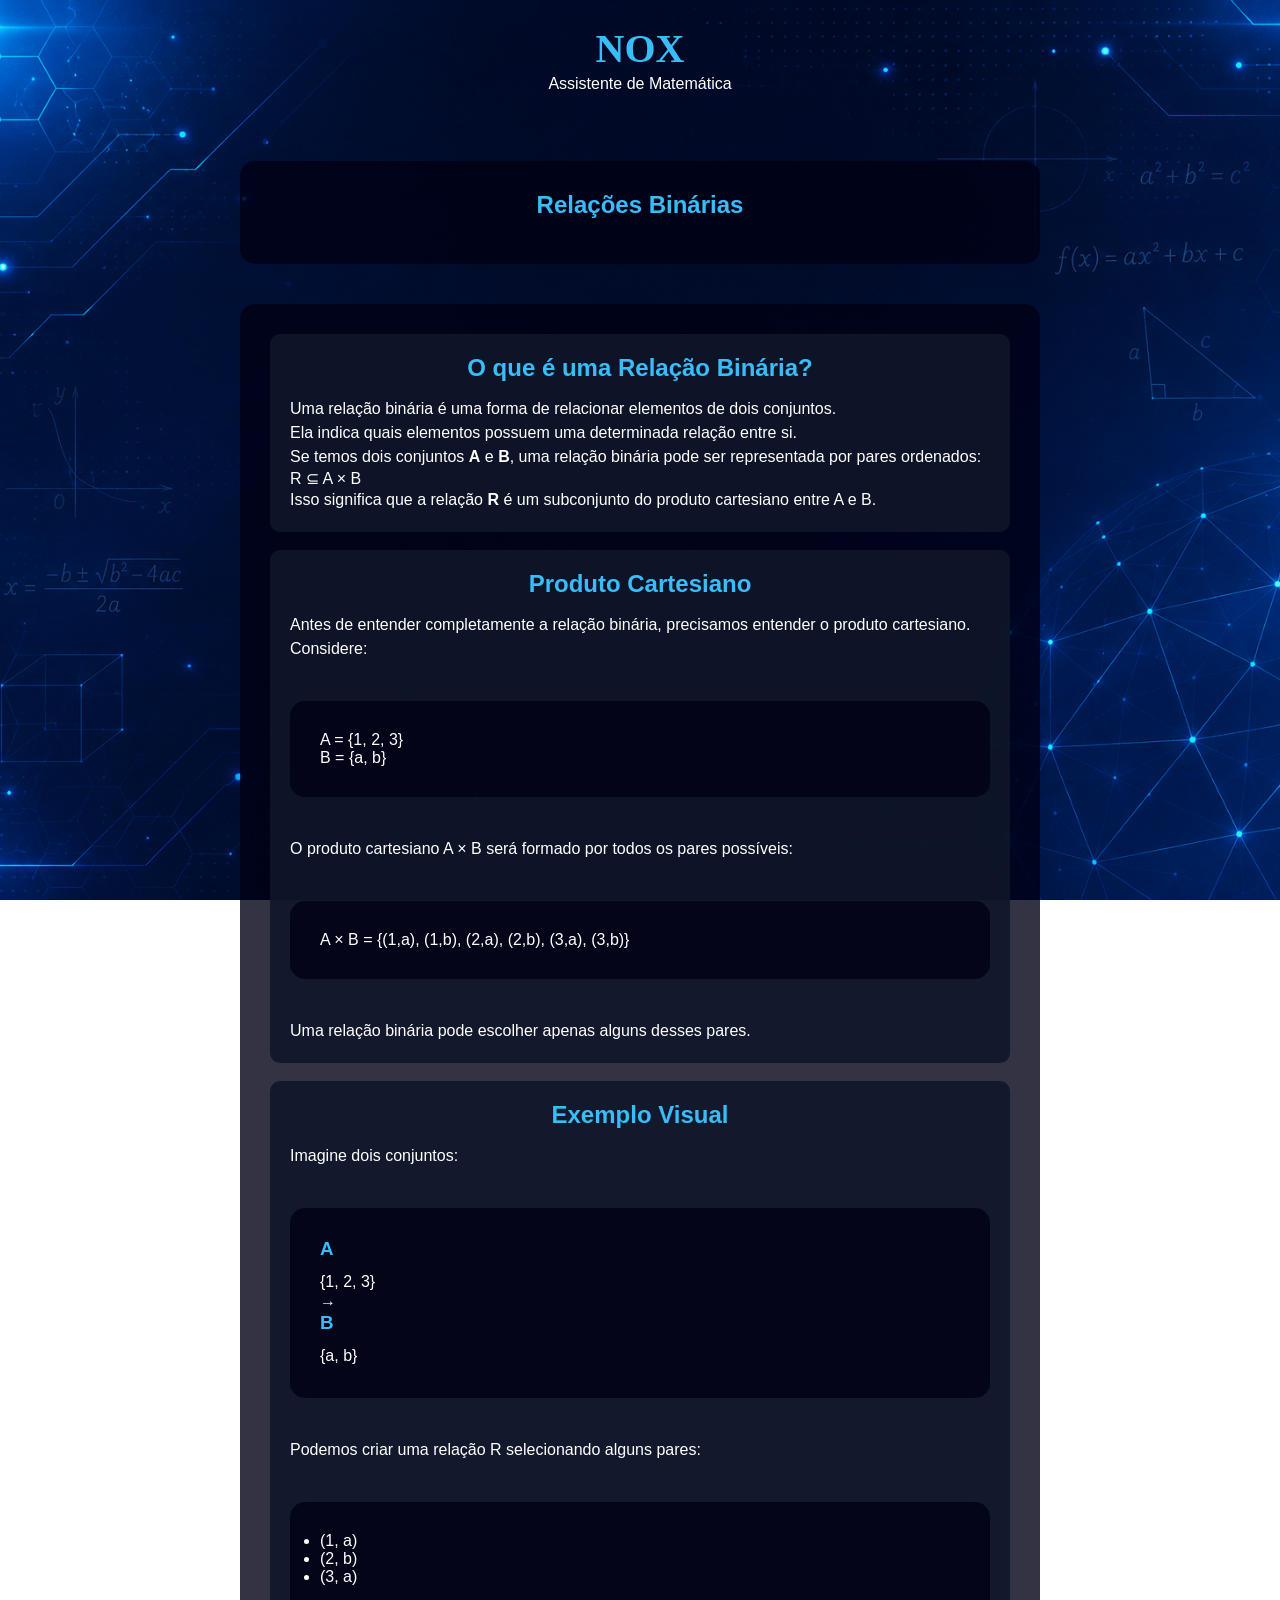
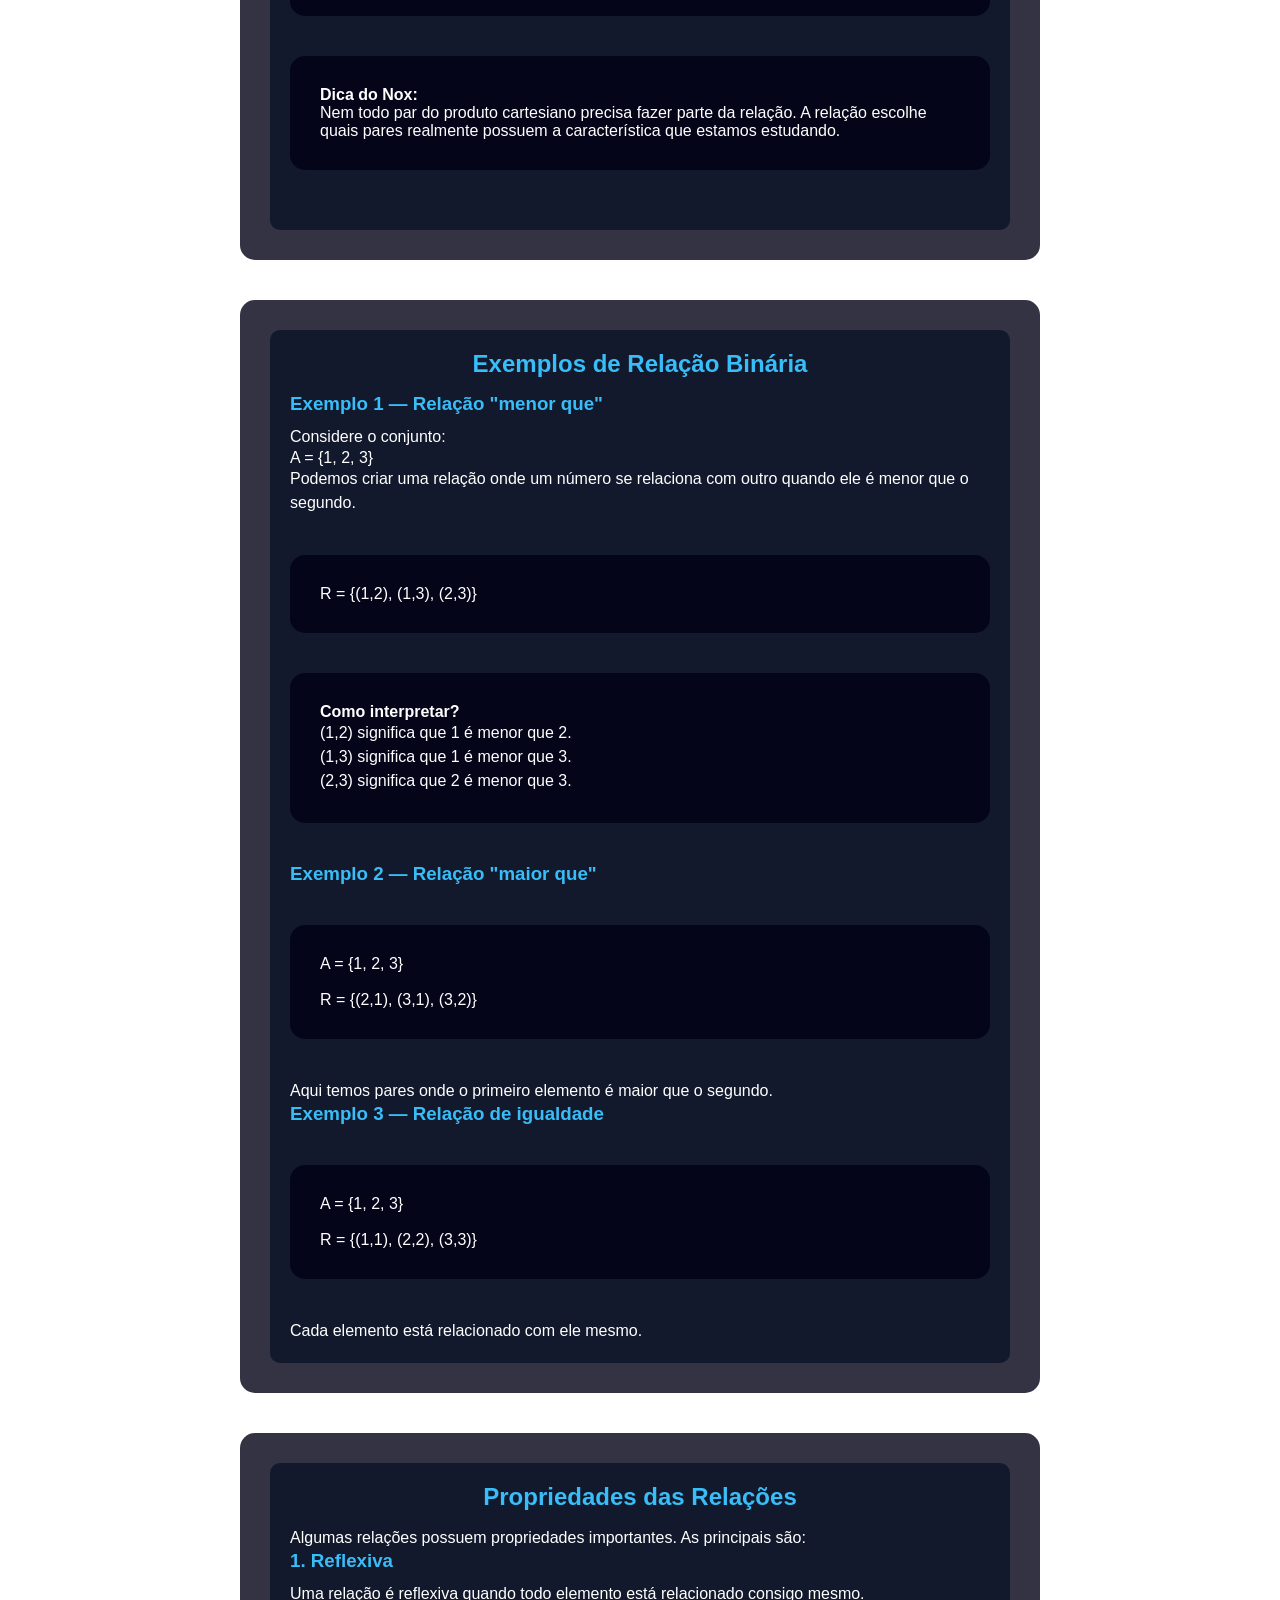
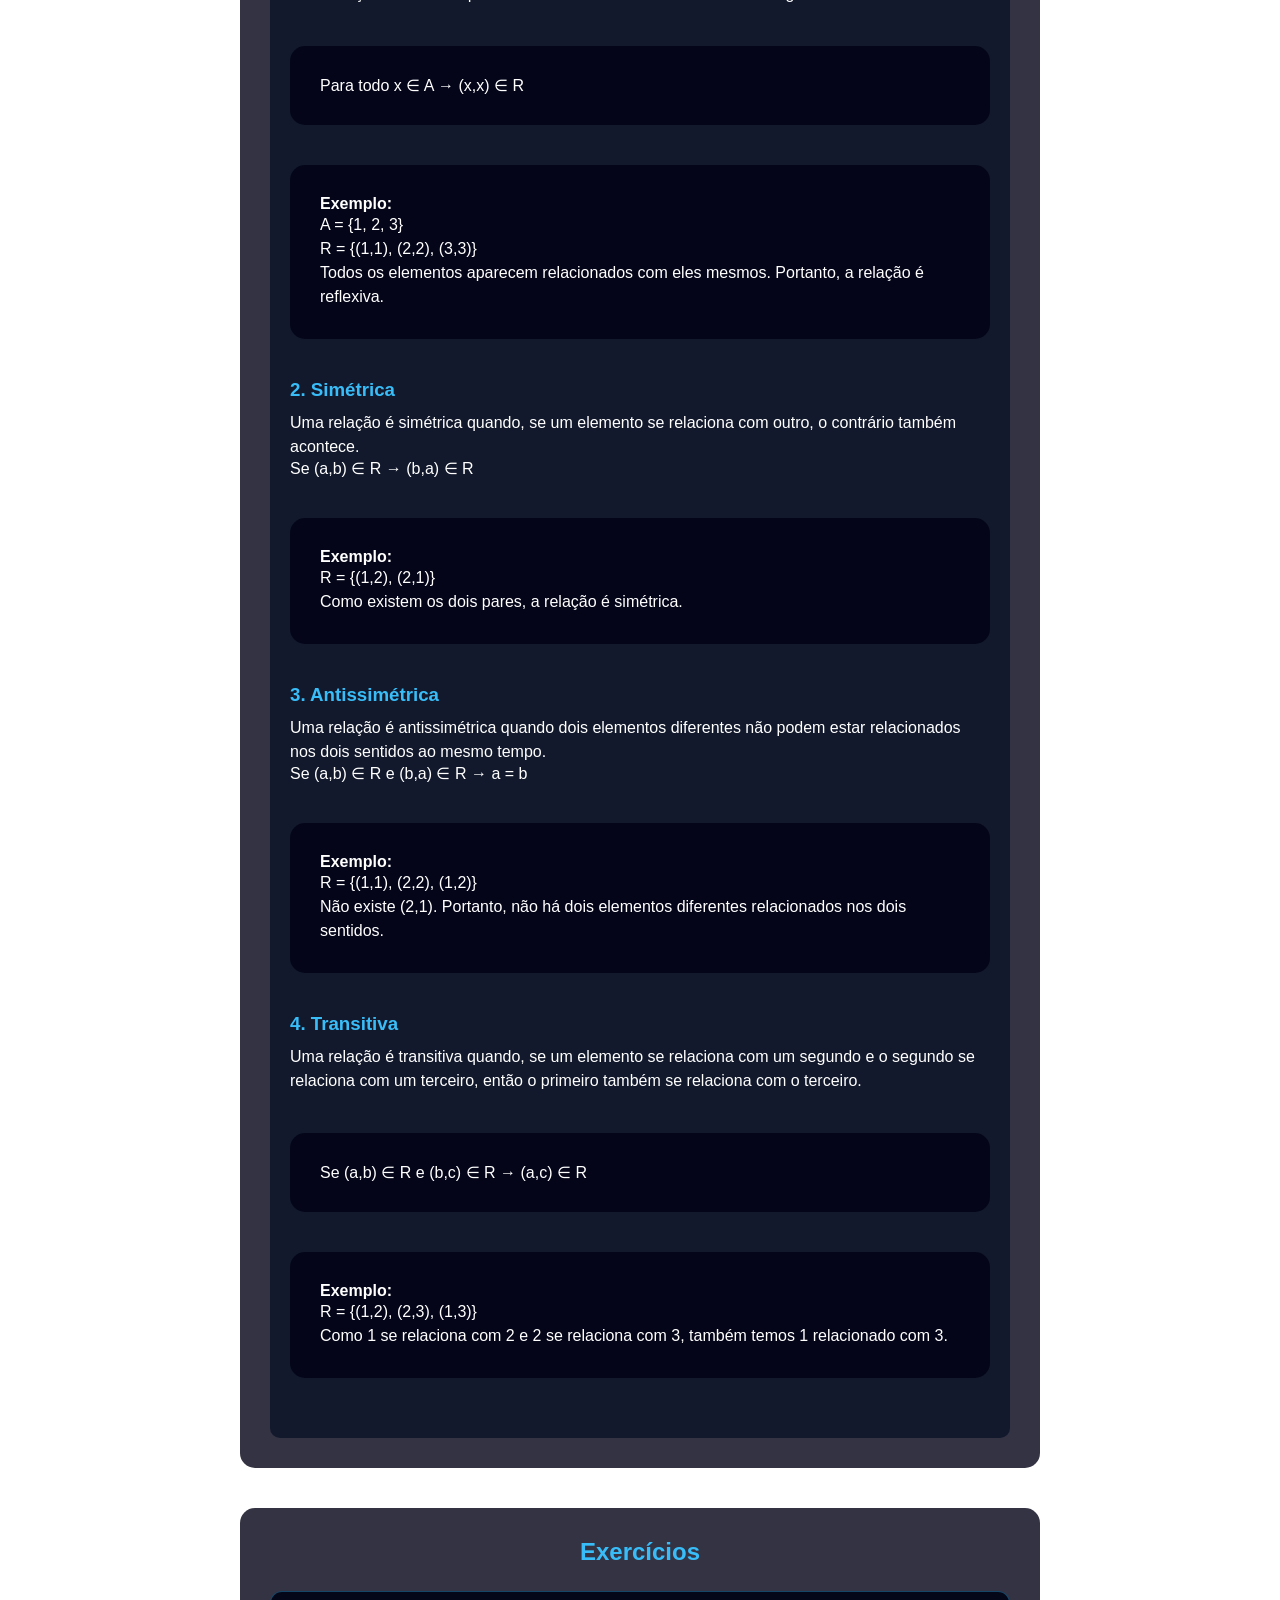
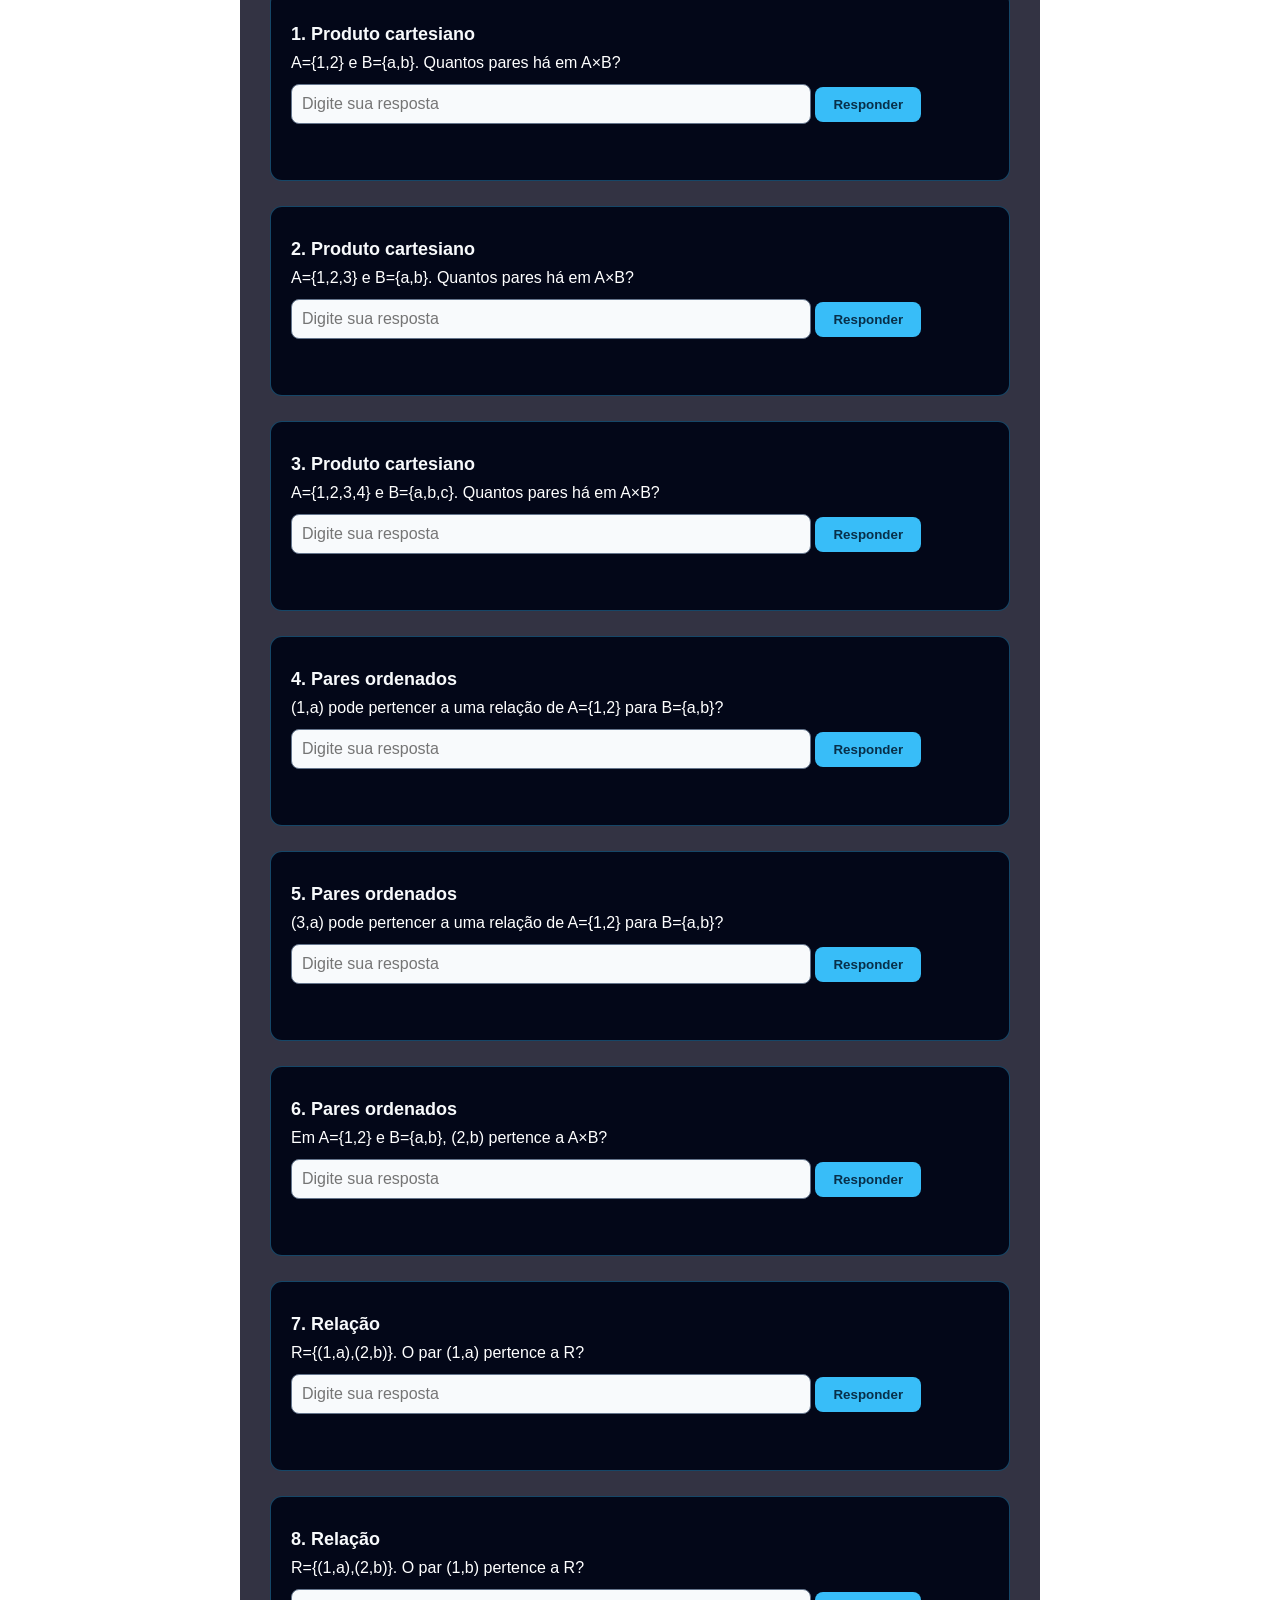
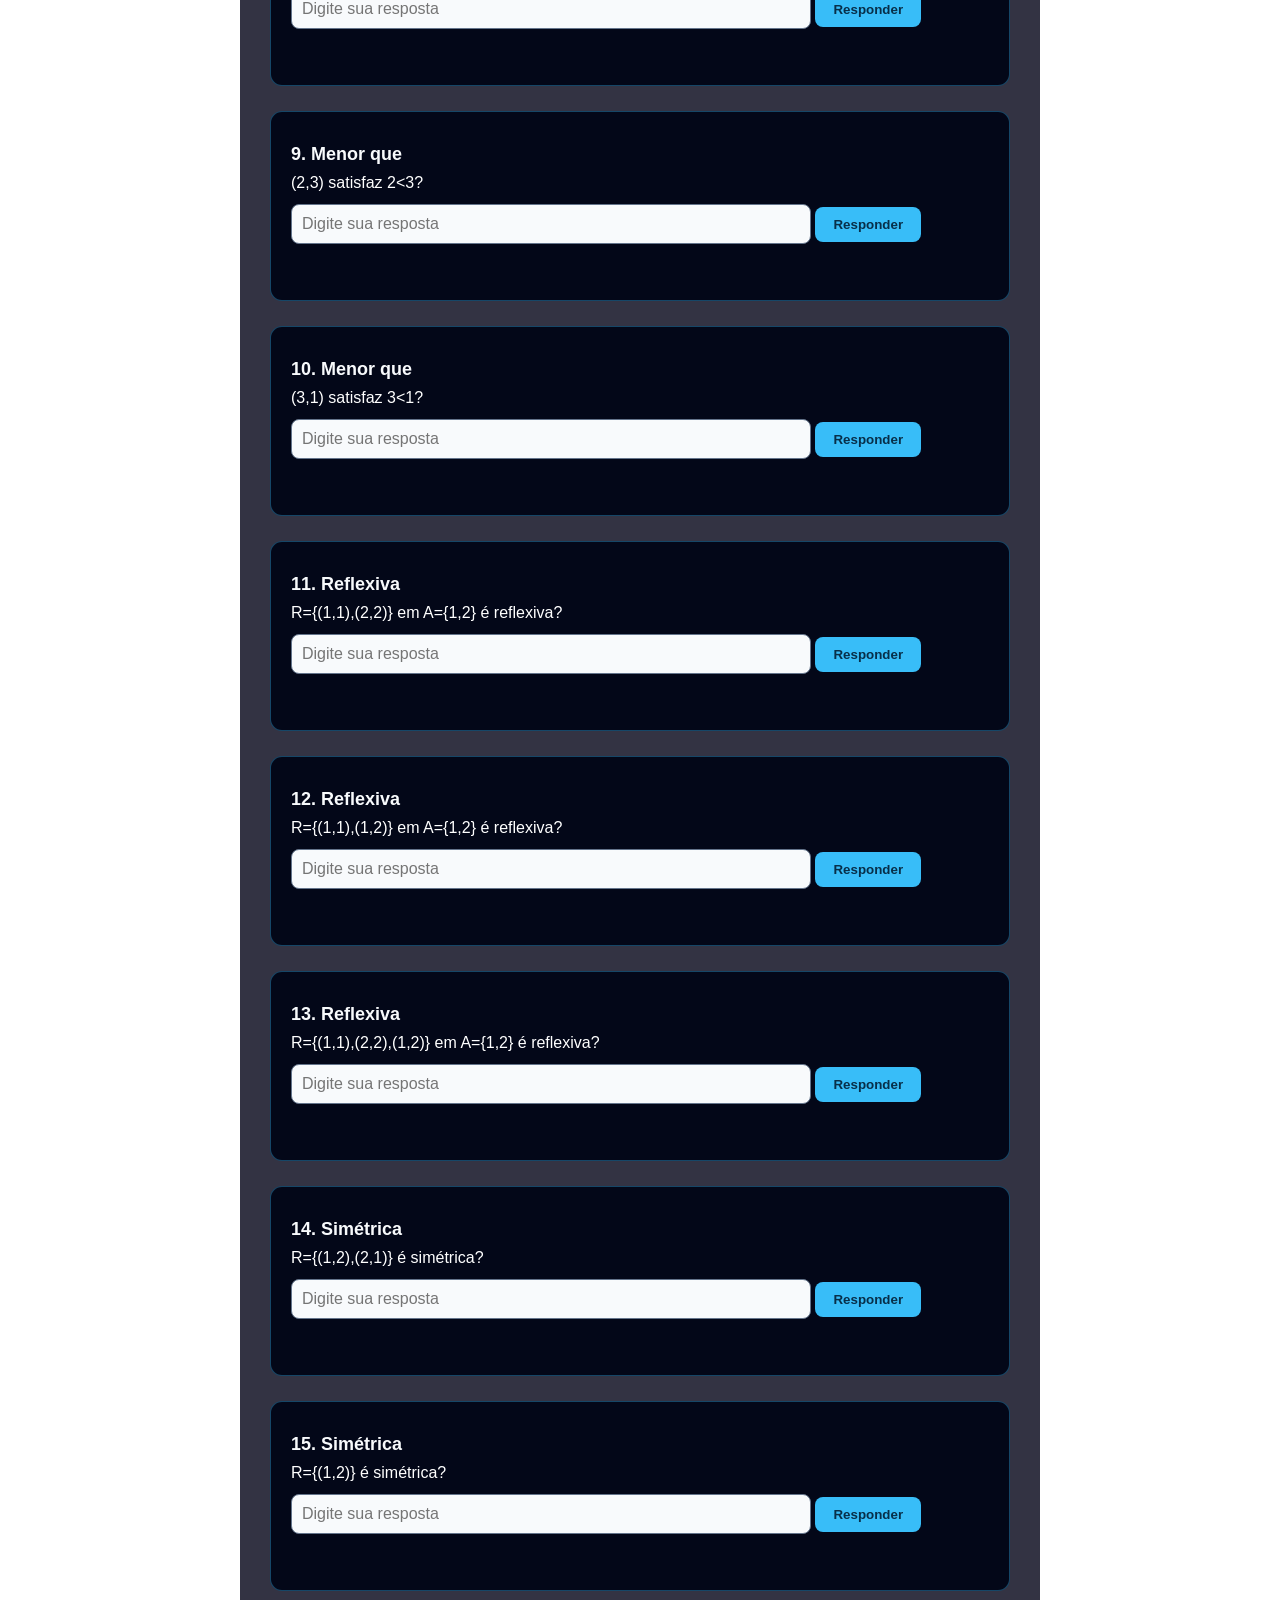
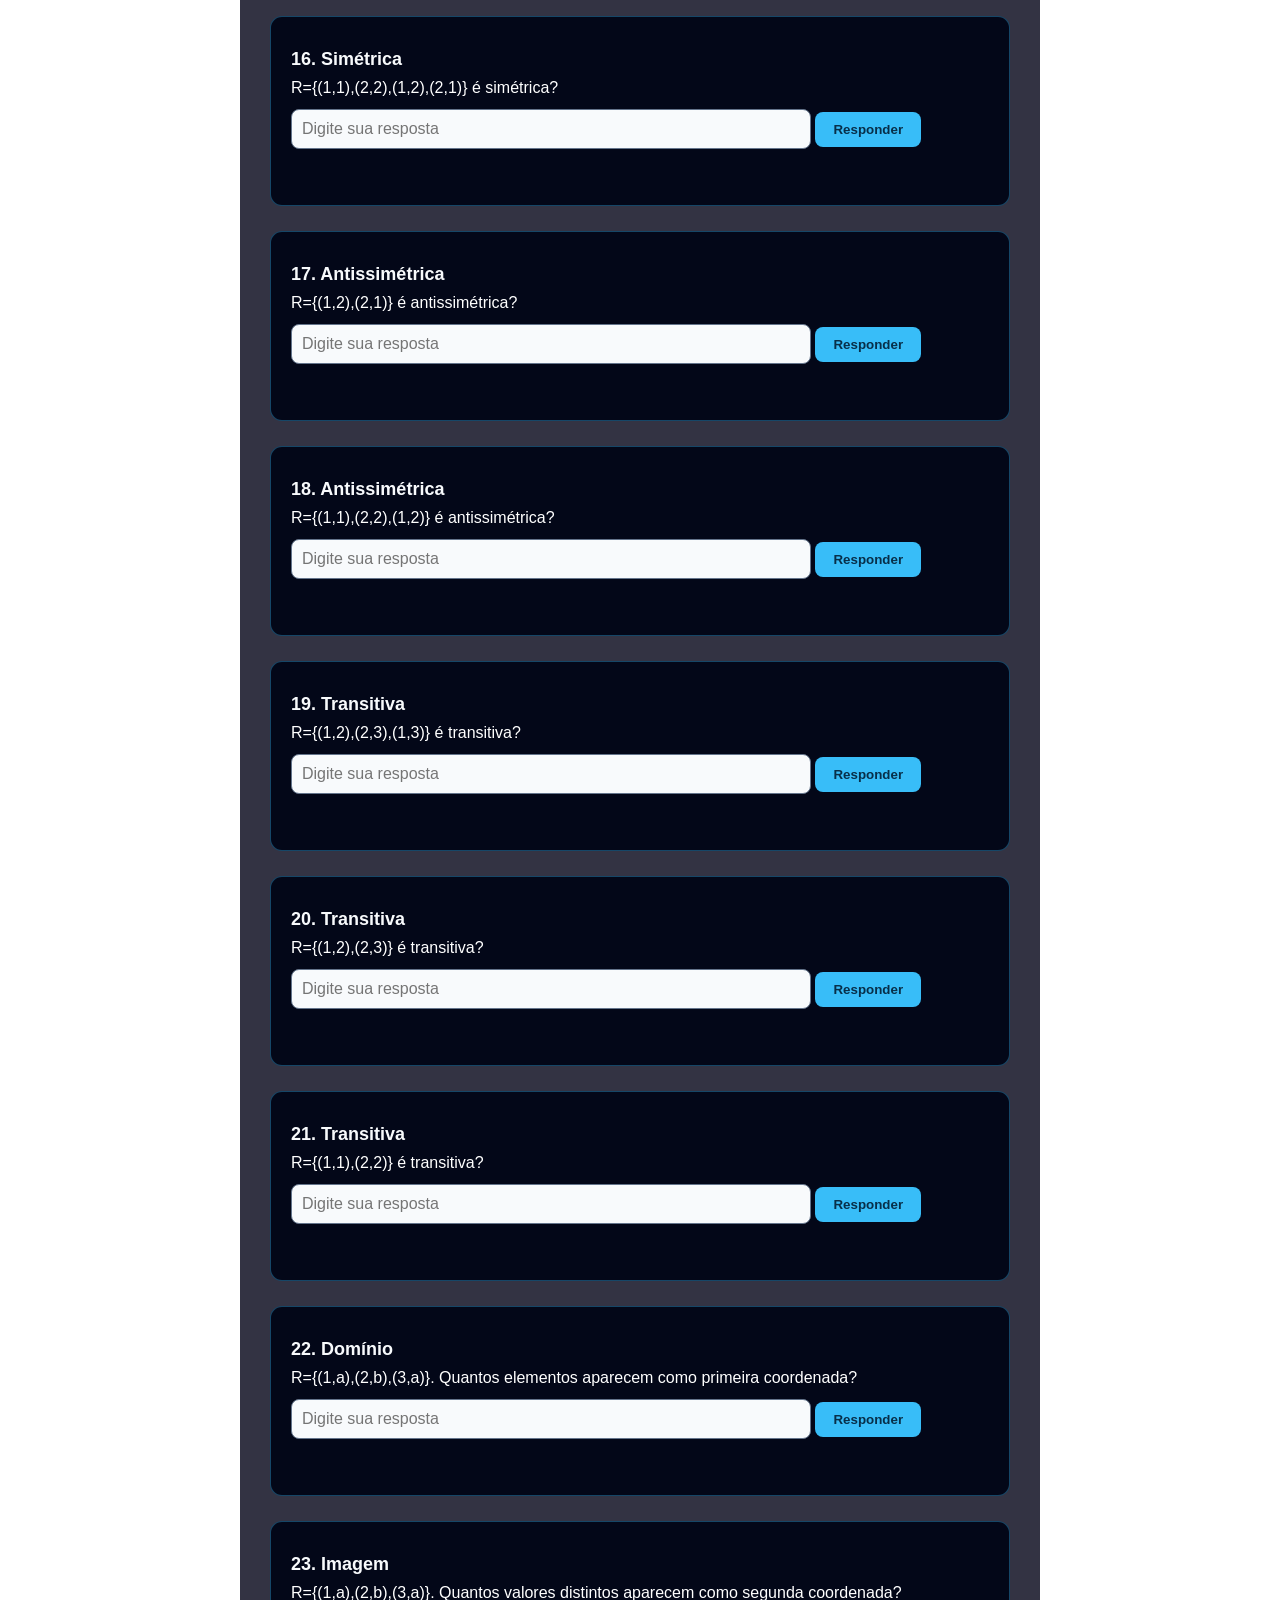
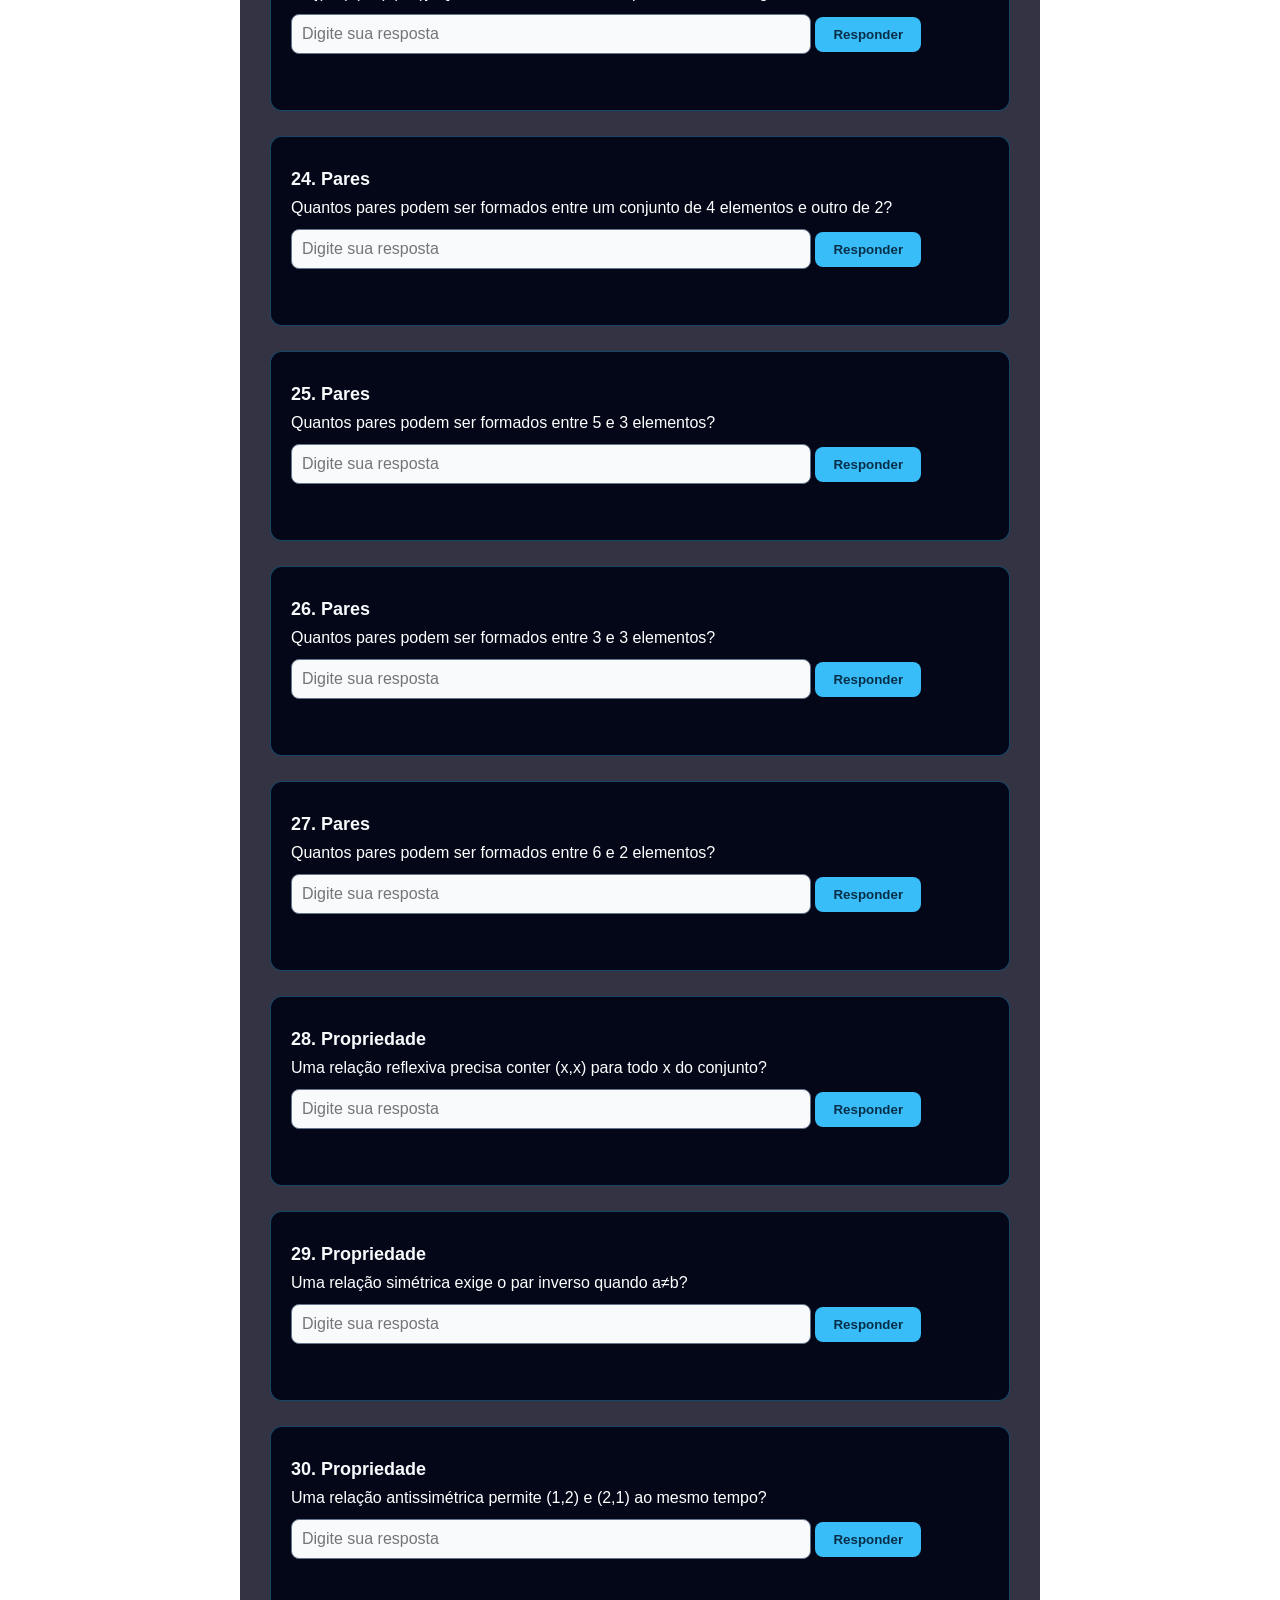
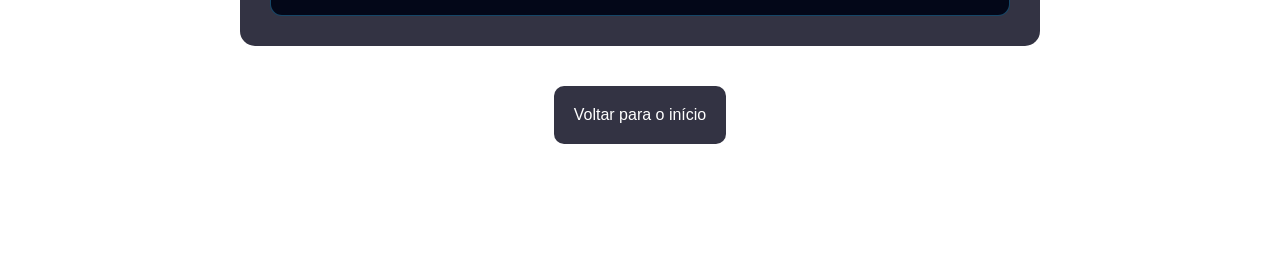
<file: relacoesbinarias.html>
<!DOCTYPE html>
<html lang="pt-BR">

<head>
    <meta charset="UTF-8">
    <meta name="viewport" content="width=device-width, initial-scale=1.0">
    <title>NOX - Relações Binárias</title>
    <link rel="stylesheet" href="style.css">
</head>

<body>

    <header>
        <h1>NOX</h1>
        <p>Assistente de Matemática</p>
    </header>

    <section class="sobre">
        <h2>Relações Binárias</h2>
    </section>

     <section class="sobre">
            <div class="card">
                <h2>O que é uma Relação Binária?</h2>
                <p>Uma relação binária é uma forma de relacionar elementos de dois conjuntos.</p>

                <p>Ela indica quais elementos possuem uma determinada relação entre si.</p>

                <p>Se temos dois conjuntos <strong>A</strong> e <strong>B</strong>, 
                    uma relação binária pode ser representada por pares ordenados:</p>

                <div class="formula">R ⊆ A × B</div>

                <p>Isso significa que a relação <strong>R</strong> é um subconjunto do
                     produto cartesiano entre A e B.</p>

            </div><br>

            <div class="card">
                <h2>Produto Cartesiano</h2>

                <p>Antes de entender completamente a relação binária, precisamos entender o produto
                 cartesiano.</p>

                <p>Considere:</p>

                <div class="sobre">

                    A = {1, 2, 3}<br>
                    B = {a, b}

                </div>

                <p>O produto cartesiano A × B será formado por todos os pares possíveis:</p>

                <div class="sobre">

                    A × B = {(1,a), (1,b), (2,a), (2,b), (3,a), (3,b)}
                
                </div>

                <p>Uma relação binária pode escolher apenas alguns desses pares.</p>
                
            </div><br>

            <div class="card">

                <h2>Exemplo Visual</h2>

                <p>Imagine dois conjuntos:</p>

                <div class="sobre">

                    <div>
                        <h3>A</h3>
                        <p>{1, 2, 3}</p>
                    </div>

                    <div >→</div>

                    <div class="set">
                        <h3>B</h3>
                        <p>{a, b}</p>
                    </div>
                </div>

                <p>Podemos criar uma relação R selecionando alguns pares:</p>

                <ul class="sobre">

                    <li>(1, a)</li>
                    <li>(2, b)</li>
                    <li>(3, a)</li>

                </ul>

                <div class="sobre">
                    <strong>Dica do Nox:</strong><br>
                    Nem todo par do produto cartesiano precisa fazer parte da relação. A relação escolhe quais pares realmente possuem a característica que estamos estudando.
                </div>
            </div>
        </section>

        <section id="exemplos" class="sobre">

            <div class="card">

                <h2>Exemplos de Relação Binária</h2>

                <h3>Exemplo 1 — Relação "menor que"</h3>

                <p>Considere o conjunto:</p>

                <div class="formula">A = {1, 2, 3}</div>
                
                <p>Podemos criar uma relação onde um número se relaciona com outro quando ele é menor que o segundo.</p>
                
                <div class="sobre">R = {(1,2), (1,3), (2,3)}</div>

                <div class="sobre">
                    <strong>Como interpretar?</strong>
                    <p>(1,2) significa que 1 é menor que 2.</p>
                    <p>(1,3) significa que 1 é menor que 3.</p>
                    <p>(2,3) significa que 2 é menor que 3.</p>
                </div>

                <h3>Exemplo 2 — Relação "maior que"</h3>
                <div class="sobre">
                    A = {1, 2, 3}<br><br>
                    R = {(2,1), (3,1), (3,2)}
                </div>
                <p>Aqui temos pares onde o primeiro elemento é maior que o segundo.</p>

                <h3>Exemplo 3 — Relação de igualdade</h3>
                <div class="sobre">
                    A = {1, 2, 3}<br><br>
                    R = {(1,1), (2,2), (3,3)}
                </div>
                <p>Cada elemento está relacionado com ele mesmo.</p>
            </div>
        </section>

        <section id="propriedades" class="sobre">

            <div class="card">

                <h2>Propriedades das Relações</h2>

                <p>Algumas relações possuem propriedades importantes. As principais são:</p>

                <h3>1. Reflexiva</h3>
                
                <p>Uma relação é reflexiva quando todo elemento está relacionado consigo mesmo.</p>

                <div class="sobre">
                    
                    Para todo x ∈ A → (x,x) ∈ R</div>

                <div class="sobre">

                    <strong>Exemplo:</strong>
                    <p>A = {1, 2, 3}</p>
                    <p>R = {(1,1), (2,2), (3,3)}</p>
                    <p>Todos os elementos aparecem relacionados com eles mesmos. Portanto, a relação é reflexiva.</p>

                </div>

                <h3>2. Simétrica</h3>
                
                <p>Uma relação é simétrica quando, se um elemento se relaciona com outro, o contrário também acontece.</p>
                
                <div class="formula">Se (a,b) ∈ R → (b,a) ∈ R</div>

                <div class="sobre">
                    <strong>Exemplo:</strong>
                    <p>R = {(1,2), (2,1)}</p>
                    <p>Como existem os dois pares, a relação é simétrica.</p>
                </div>

                <h3>3. Antissimétrica</h3>
                
                <p>Uma relação é antissimétrica quando dois elementos diferentes não podem estar relacionados nos dois sentidos ao mesmo tempo.</p>
                
                <div class="formula">Se (a,b) ∈ R e (b,a) ∈ R → a = b</div>

                <div class="sobre">
                    
                    <strong>Exemplo:</strong>
                    <p>R = {(1,1), (2,2), (1,2)}</p>
                    <p>Não existe (2,1). Portanto, não há dois elementos diferentes relacionados nos dois sentidos.</p>
                
                </div>

                <h3>4. Transitiva</h3>

                <p>Uma relação é transitiva quando, se um elemento se relaciona com um segundo e
                 o segundo se relaciona com um terceiro, então o primeiro também se relaciona com o terceiro.</p>

                <div class="sobre">Se (a,b) ∈ R e (b,c) ∈ R → (a,c) ∈ R</div>

                <div class="sobre">
                    
                    <strong>Exemplo:</strong>
                    <p>R = {(1,2), (2,3), (1,3)}</p>
                    <p>Como 1 se relaciona com 2 e 2 se relaciona com 3,
                         também temos 1 relacionado com 3.</p>
                
                </div>

            </div>

        </section>

    <section class="sobre">

        <h2>Exercícios</h2>

        <div class="exercicio">
            <div class="nivel">1. Produto cartesiano</div>
            <p>A={1,2} e B={a,b}. Quantos pares há em A×B?</p>
            <input id="1" type="number" step="1" placeholder="Digite sua resposta">
            <button onclick="numCheck('1','4','r1','Correto!','Tente novamente usando a definição apresentada.')">
                Responder
            </button>
            <div id="r1" class="resultado"></div>
        </div>

        <div class="exercicio">
            <div class="nivel">2. Produto cartesiano</div>
            <p>A={1,2,3} e B={a,b}. Quantos pares há em A×B?</p>
            <input id="2" type="number" step="1" placeholder="Digite sua resposta">
            <button onclick="numCheck('2','6','r2','Correto!','Tente novamente usando a definição apresentada.')">
                Responder
            </button>
            <div id="r2" class="resultado"></div>
        </div>

        <div class="exercicio">
            <div class="nivel">3. Produto cartesiano</div>
            <p>A={1,2,3,4} e B={a,b,c}. Quantos pares há em A×B?</p>
            <input id="3" type="number" step="1" placeholder="Digite sua resposta">
            <button onclick="numCheck('3','12','r3','Correto!','Tente novamente usando a definição apresentada.')">
                Responder
            </button>
            <div id="r3" class="resultado"></div>
        </div>

        <div class="exercicio">
            <div class="nivel">4. Pares ordenados</div>
            <p>(1,a) pode pertencer a uma relação de A={1,2} para B={a,b}?</p>
            <input id="4" type="number" step="1" placeholder="Digite sua resposta">
            <button onclick="numCheck('4','1','r4','Correto!','Tente novamente usando a definição apresentada.')">
                Responder
            </button>
            <div id="r4" class="resultado"></div>
        </div>

        <div class="exercicio">
            <div class="nivel">5. Pares ordenados</div>
            <p>(3,a) pode pertencer a uma relação de A={1,2} para B={a,b}?</p>
            <input id="5" type="number" step="1" placeholder="Digite sua resposta">
            <button onclick="numCheck('5','0','r5','Correto!','Tente novamente usando a definição apresentada.')">
                Responder
            </button>
            <div id="r5" class="resultado"></div>
        </div>

        <div class="exercicio">
            <div class="nivel">6. Pares ordenados</div>
            <p>Em A={1,2} e B={a,b}, (2,b) pertence a A×B?</p>
            <input id="6" type="number" step="1" placeholder="Digite sua resposta">
            <button onclick="numCheck('6','1','r6','Correto!','Tente novamente usando a definição apresentada.')">
                Responder
            </button>
            <div id="r6" class="resultado"></div>
        </div>

        <div class="exercicio">
            <div class="nivel">7. Relação</div>
            <p>R={(1,a),(2,b)}. O par (1,a) pertence a R?</p>
            <input id="7" type="number" step="1" placeholder="Digite sua resposta">
            <button onclick="numCheck('7','1','r7','Correto!','Tente novamente usando a definição apresentada.')">
                Responder
            </button>
            <div id="r7" class="resultado"></div>
        </div>

        <div class="exercicio">
            <div class="nivel">8. Relação</div>
            <p>R={(1,a),(2,b)}. O par (1,b) pertence a R?</p>
            <input id="8" type="number" step="1" placeholder="Digite sua resposta">
            <button onclick="numCheck('8','0','r8','Correto!','Tente novamente usando a definição apresentada.')">
                Responder
            </button>
            <div id="r8" class="resultado"></div>
        </div>

        <div class="exercicio">
            <div class="nivel">9. Menor que</div>
            <p>(2,3) satisfaz 2&lt;3?</p>
            <input id="9" type="number" step="1" placeholder="Digite sua resposta">
            <button onclick="numCheck('9','1','r9','Correto!','Tente novamente usando a definição apresentada.')">
                Responder
            </button>
            <div id="r9" class="resultado"></div>
        </div>

        <div class="exercicio">
            <div class="nivel">10. Menor que</div>
            <p>(3,1) satisfaz 3&lt;1?</p>
            <input id="10" type="number" step="1" placeholder="Digite sua resposta">
            <button onclick="numCheck('10','0','r10','Correto!','Tente novamente usando a definição apresentada.')">
                Responder
            </button>
            <div id="r10" class="resultado"></div>
        </div>

        <div class="exercicio">
            <div class="nivel">11. Reflexiva</div>
            <p>R={(1,1),(2,2)} em A={1,2} é reflexiva?</p>
            <input id="11" type="number" step="1" placeholder="Digite sua resposta">
            <button onclick="numCheck('11','1','r11','Correto!','Tente novamente usando a definição apresentada.')">
                Responder
            </button>
            <div id="r11" class="resultado"></div>
        </div>

        <div class="exercicio">
            <div class="nivel">12. Reflexiva</div>
            <p>R={(1,1),(1,2)} em A={1,2} é reflexiva?</p>
            <input id="12" type="number" step="1" placeholder="Digite sua resposta">
            <button onclick="numCheck('12','0','r12','Correto!','Tente novamente usando a definição apresentada.')">
                Responder
            </button>
            <div id="r12" class="resultado"></div>
        </div>

        <div class="exercicio">
            <div class="nivel">13. Reflexiva</div>
            <p>R={(1,1),(2,2),(1,2)} em A={1,2} é reflexiva?</p>
            <input id="13" type="number" step="1" placeholder="Digite sua resposta">
            <button onclick="numCheck('13','1','r13','Correto!','Tente novamente usando a definição apresentada.')">
                Responder
            </button>
            <div id="r13" class="resultado"></div>
        </div>

        <div class="exercicio">
            <div class="nivel">14. Simétrica</div>
            <p>R={(1,2),(2,1)} é simétrica?</p>
            <input id="14" type="number" step="1" placeholder="Digite sua resposta">
            <button onclick="numCheck('14','1','r14','Correto!','Tente novamente usando a definição apresentada.')">
                Responder
            </button>
            <div id="r14" class="resultado"></div>
        </div>

        <div class="exercicio">
            <div class="nivel">15. Simétrica</div>
            <p>R={(1,2)} é simétrica?</p>
            <input id="15" type="number" step="1" placeholder="Digite sua resposta">
            <button onclick="numCheck('15','0','r15','Correto!','Tente novamente usando a definição apresentada.')">
                Responder
            </button>
            <div id="r15" class="resultado"></div>
        </div>

        <div class="exercicio">
            <div class="nivel">16. Simétrica</div>
            <p>R={(1,1),(2,2),(1,2),(2,1)} é simétrica?</p>
            <input id="16" type="number" step="1" placeholder="Digite sua resposta">
            <button onclick="numCheck('16','1','r16','Correto!','Tente novamente usando a definição apresentada.')">
                Responder
            </button>
            <div id="r16" class="resultado"></div>
        </div>

        <div class="exercicio">
            <div class="nivel">17. Antissimétrica</div>
            <p>R={(1,2),(2,1)} é antissimétrica?</p>
            <input id="17" type="number" step="1" placeholder="Digite sua resposta">
            <button onclick="numCheck('17','0','r17','Correto!','Tente novamente usando a definição apresentada.')">
                Responder
            </button>
            <div id="r17" class="resultado"></div>
        </div>

        <div class="exercicio">
            <div class="nivel">18. Antissimétrica</div>
            <p>R={(1,1),(2,2),(1,2)} é antissimétrica?</p>
            <input id="18" type="number" step="1" placeholder="Digite sua resposta">
            <button onclick="numCheck('18','1','r18','Correto!','Tente novamente usando a definição apresentada.')">
                Responder
            </button>
            <div id="r18" class="resultado"></div>
        </div>

        <div class="exercicio">
            <div class="nivel">19. Transitiva</div>
            <p>R={(1,2),(2,3),(1,3)} é transitiva?</p>
            <input id="20" type="number" step="1" placeholder="Digite sua resposta">
            <button onclick="numCheck('20','1','r20','Correto!','Tente novamente usando a definição apresentada.')">
                Responder
            </button>
            <div id="r20" class="resultado"></div>
        </div>

        <div class="exercicio">
            <div class="nivel">20. Transitiva</div>
            <p>R={(1,2),(2,3)} é transitiva?</p>
            <input id="21" type="number" step="1" placeholder="Digite sua resposta">
            <button onclick="numCheck('21','0','r21','Correto!','Tente novamente usando a definição apresentada.')">
                Responder
            </button>
            <div id="r21" class="resultado"></div>
        </div>

        <div class="exercicio">
            <div class="nivel">21. Transitiva</div>
            <p>R={(1,1),(2,2)} é transitiva?</p>
            <input id="22" type="number" step="1" placeholder="Digite sua resposta">
            <button onclick="numCheck('22','1','r22','Correto!','Tente novamente usando a definição apresentada.')">
                Responder
            </button>
            <div id="r22" class="resultado"></div>
        </div>

        <div class="exercicio">
            <div class="nivel">22. Domínio</div>
            <p>R={(1,a),(2,b),(3,a)}. Quantos elementos aparecem como primeira coordenada?</p>
            <input id="23" type="number" step="1" placeholder="Digite sua resposta">
            <button onclick="numCheck('23','3','r23','Correto!','Tente novamente usando a definição apresentada.')">
                Responder
            </button>
            <div id="r23" class="resultado"></div>
        </div>

        <div class="exercicio">
            <div class="nivel">23. Imagem</div>
            <p>R={(1,a),(2,b),(3,a)}. Quantos valores distintos aparecem como segunda coordenada?</p>
            <input id="24" type="number" step="1" placeholder="Digite sua resposta">
            <button onclick="numCheck('24','2','r24','Correto!','Tente novamente usando a definição apresentada.')">
                Responder
            </button>
            <div id="r24" class="resultado"></div>
        </div>

        <div class="exercicio">
            <div class="nivel">24. Pares</div>
            <p>Quantos pares podem ser formados entre um conjunto de 4 elementos e outro de 2?</p>
            <input id="27" type="number" step="1" placeholder="Digite sua resposta">
            <button onclick="numCheck('27','8','r27','Correto!','Tente novamente usando a definição apresentada.')">
                Responder
            </button>
            <div id="r27" class="resultado"></div>
        </div>

        <div class="exercicio">
            <div class="nivel">25. Pares</div>
            <p>Quantos pares podem ser formados entre 5 e 3 elementos?</p>
            <input id="28" type="number" step="1" placeholder="Digite sua resposta">
            <button onclick="numCheck('28','15','r28','Correto!','Tente novamente usando a definição apresentada.')">
                Responder
            </button>
            <div id="r28" class="resultado"></div>
        </div>

        <div class="exercicio">
            <div class="nivel">26. Pares</div>
            <p>Quantos pares podem ser formados entre 3 e 3 elementos?</p>
            <input id="29" type="number" step="1" placeholder="Digite sua resposta">
            <button onclick="numCheck('29','9','r29','Correto!','Tente novamente usando a definição apresentada.')">
                Responder
            </button>
            <div id="r29" class="resultado"></div>
        </div>

        <div class="exercicio">
            <div class="nivel">27. Pares</div>
            <p>Quantos pares podem ser formados entre 6 e 2 elementos?</p>
            <input id="30" type="number" step="1" placeholder="Digite sua resposta">
            <button onclick="numCheck('30','12','r30','Correto!','Tente novamente usando a definição apresentada.')">
                Responder
            </button>
            <div id="r30" class="resultado"></div>
        </div>

        <div class="exercicio">
            <div class="nivel">28. Propriedade</div>
            <p>Uma relação reflexiva precisa conter (x,x) para todo x do conjunto?</p>
            <input id="41" type="number" step="1" placeholder="Digite sua resposta">
            <button onclick="numCheck('41','1','r41','Correto!','Tente novamente usando a definição apresentada.')">
                Responder
            </button>
            <div id="r41" class="resultado"></div>
        </div>

        <div class="exercicio">
            <div class="nivel">29. Propriedade</div>
            <p>Uma relação simétrica exige o par inverso quando a≠b?</p>
            <input id="42" type="number" step="1" placeholder="Digite sua resposta">
            <button onclick="numCheck('42','1','r42','Correto!','Tente novamente usando a definição apresentada.')">
                Responder
            </button>
            <div id="r42" class="resultado"></div>
        </div>

        <div class="exercicio">
            <div class="nivel">30. Propriedade</div>
            <p>Uma relação antissimétrica permite (1,2) e (2,1) ao mesmo tempo?</p>
            <input id="43" type="number" step="1" placeholder="Digite sua resposta">
            <button onclick="numCheck('43','0','r43','Correto!','Tente novamente usando a definição apresentada.')">
                Responder
            </button>
            <div id="r43" class="resultado"></div>
        </div>

    </section>

    <section class="card_voltar">
        <a class="voltar" href="index.html">Voltar para o início</a>
    </section>

    <footer>
        <p>Projeto acadêmico - 2026</p>
    </footer>

    <script>
        function check(id, answer, resultId, ok, no) {
            const value = document.getElementById(id).value;
            document.getElementById(resultId).textContent =
                value === answer ? ok : no;
        }

        function numCheck(id, answer, resultId, ok, no) {
            const raw = document.getElementById(id).value.replace(',', '.');
            const value = Number(raw);

            document.getElementById(resultId).textContent =
                Math.abs(value - answer) < 0.001 ? ok : no;
        }
    </script>

</body>

</html>
</file>
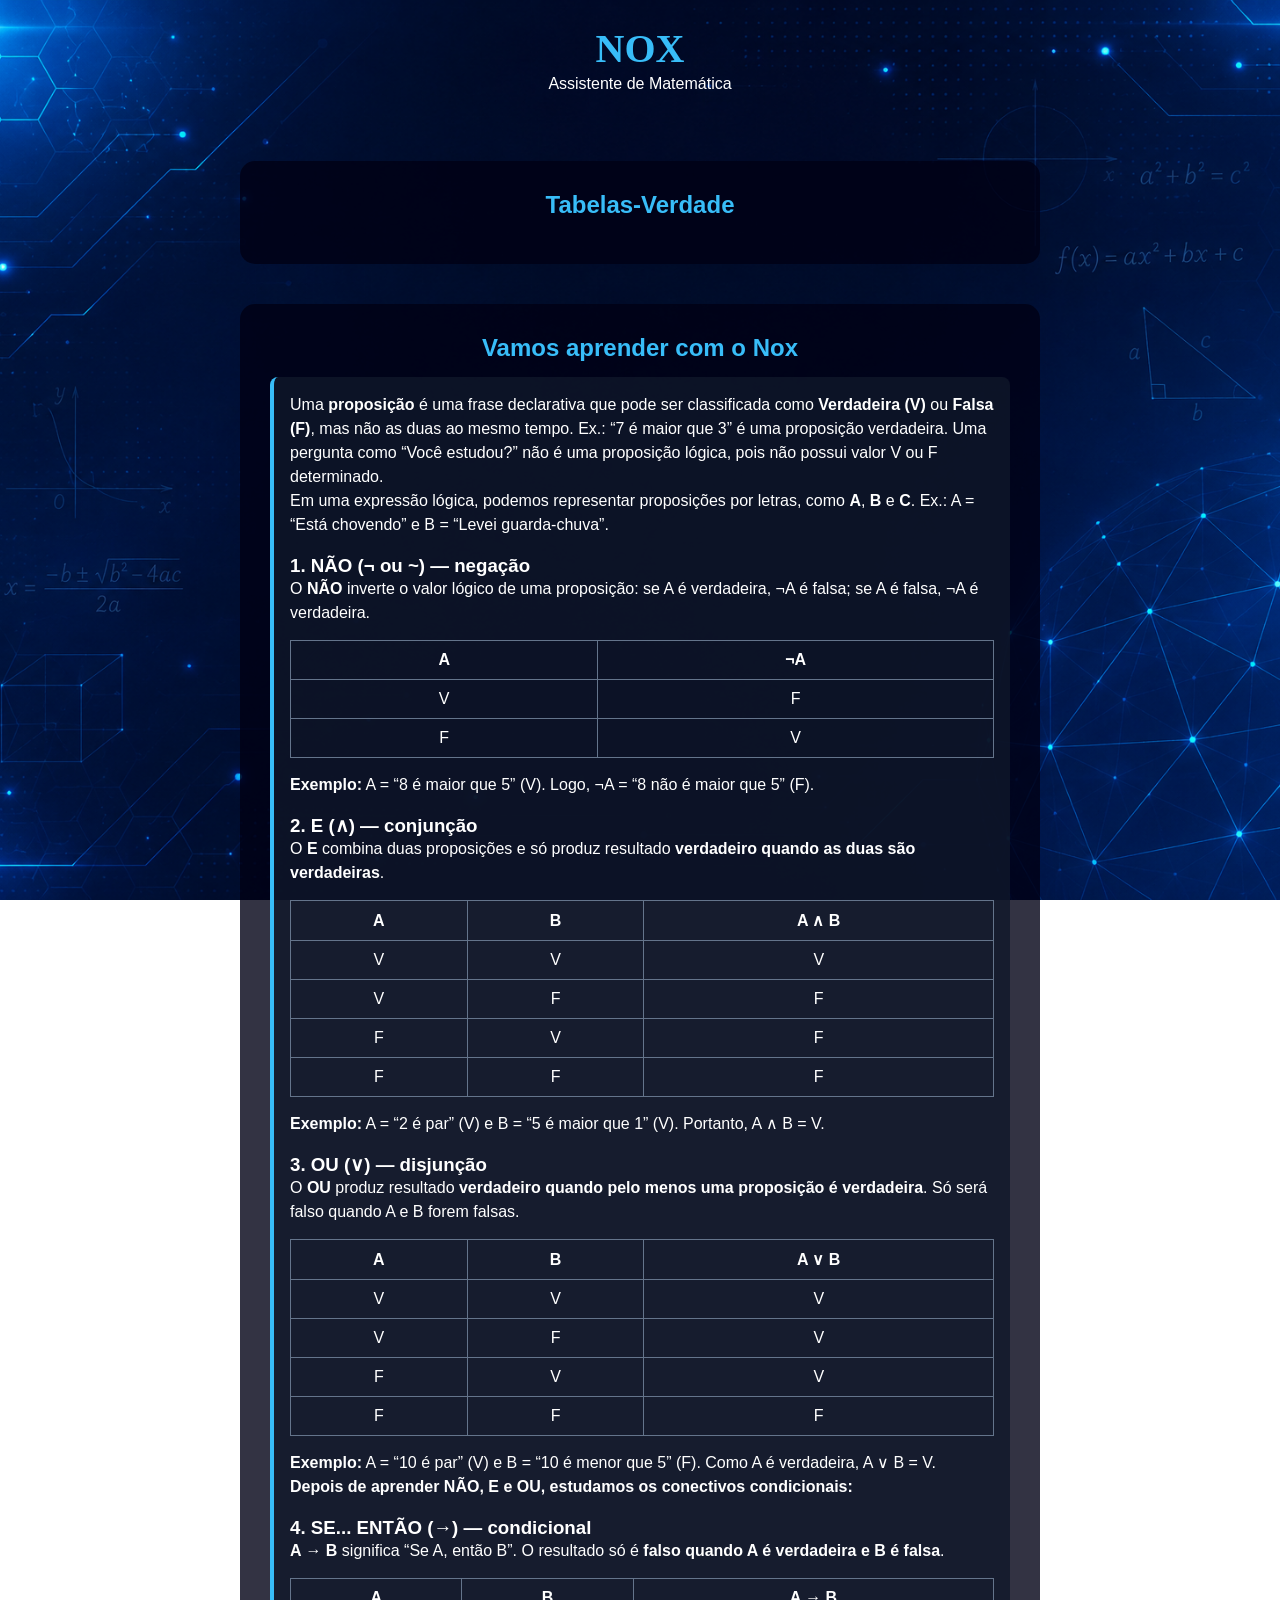
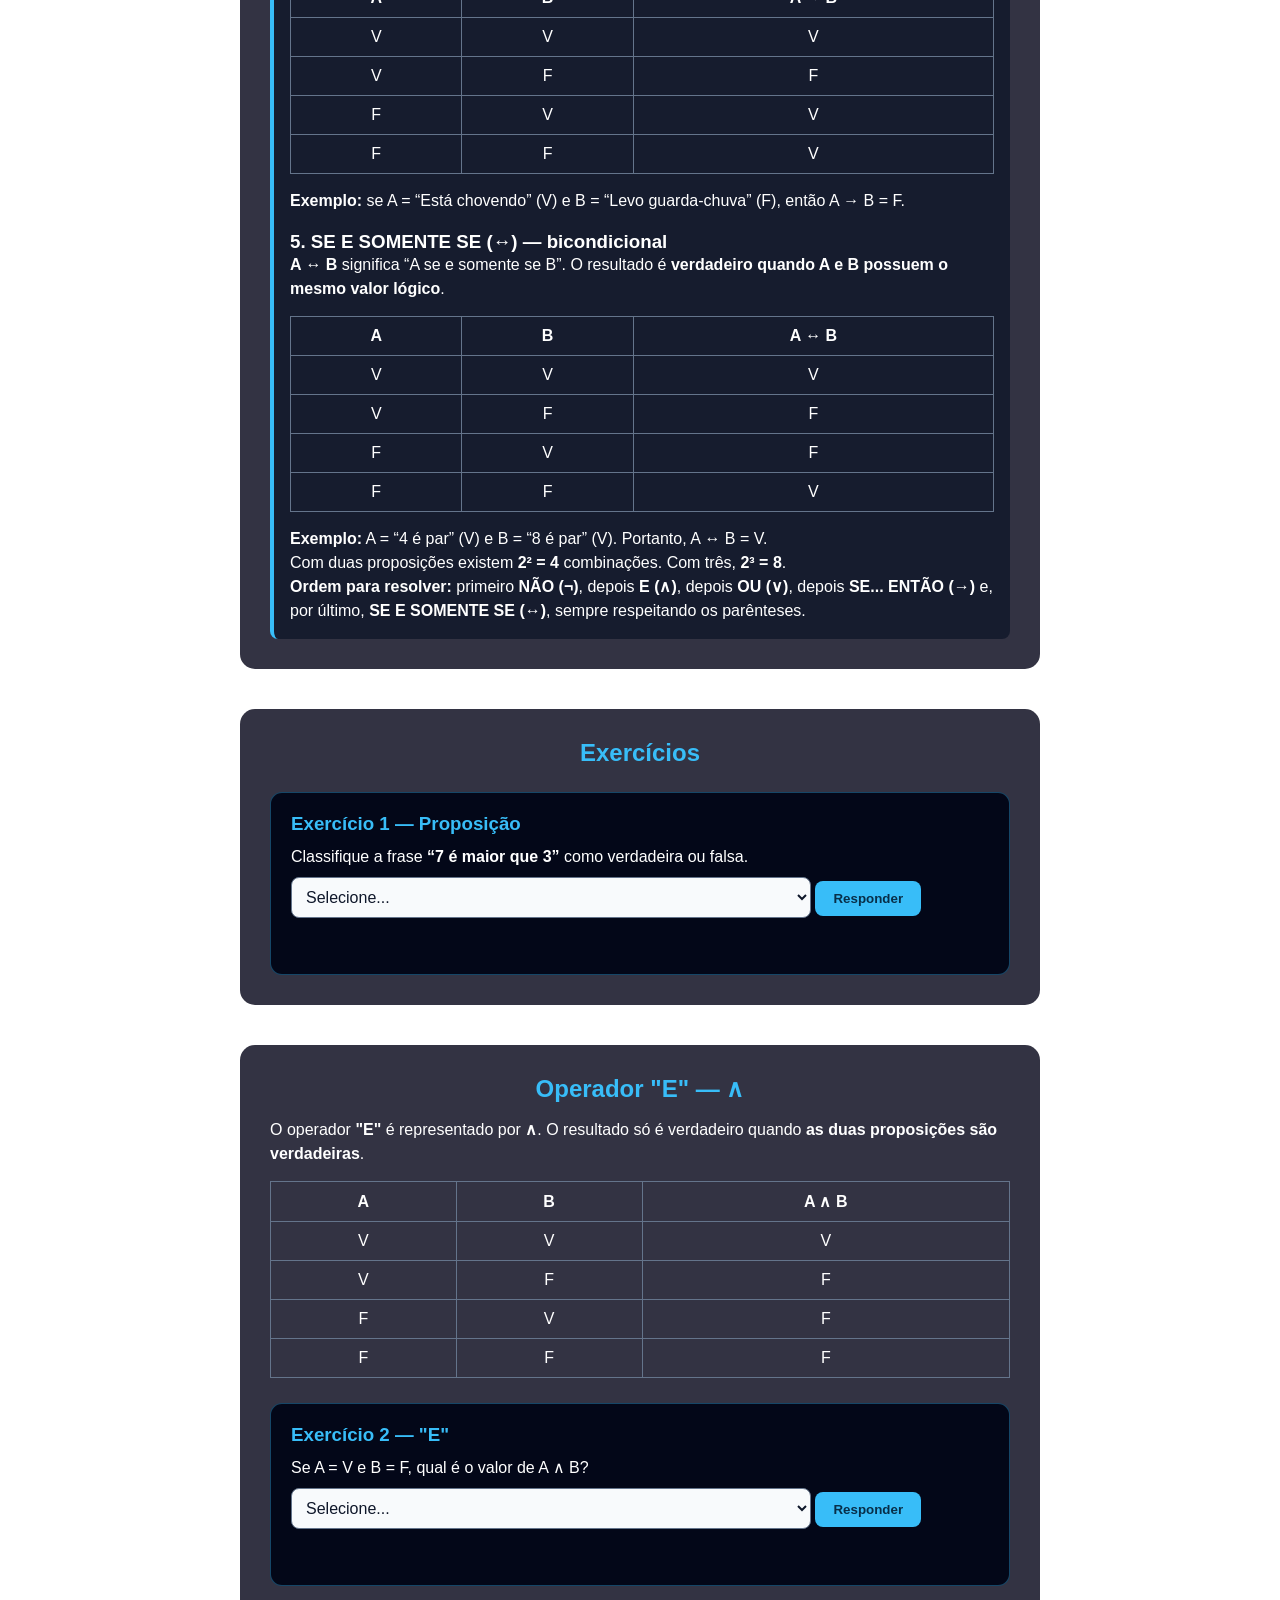
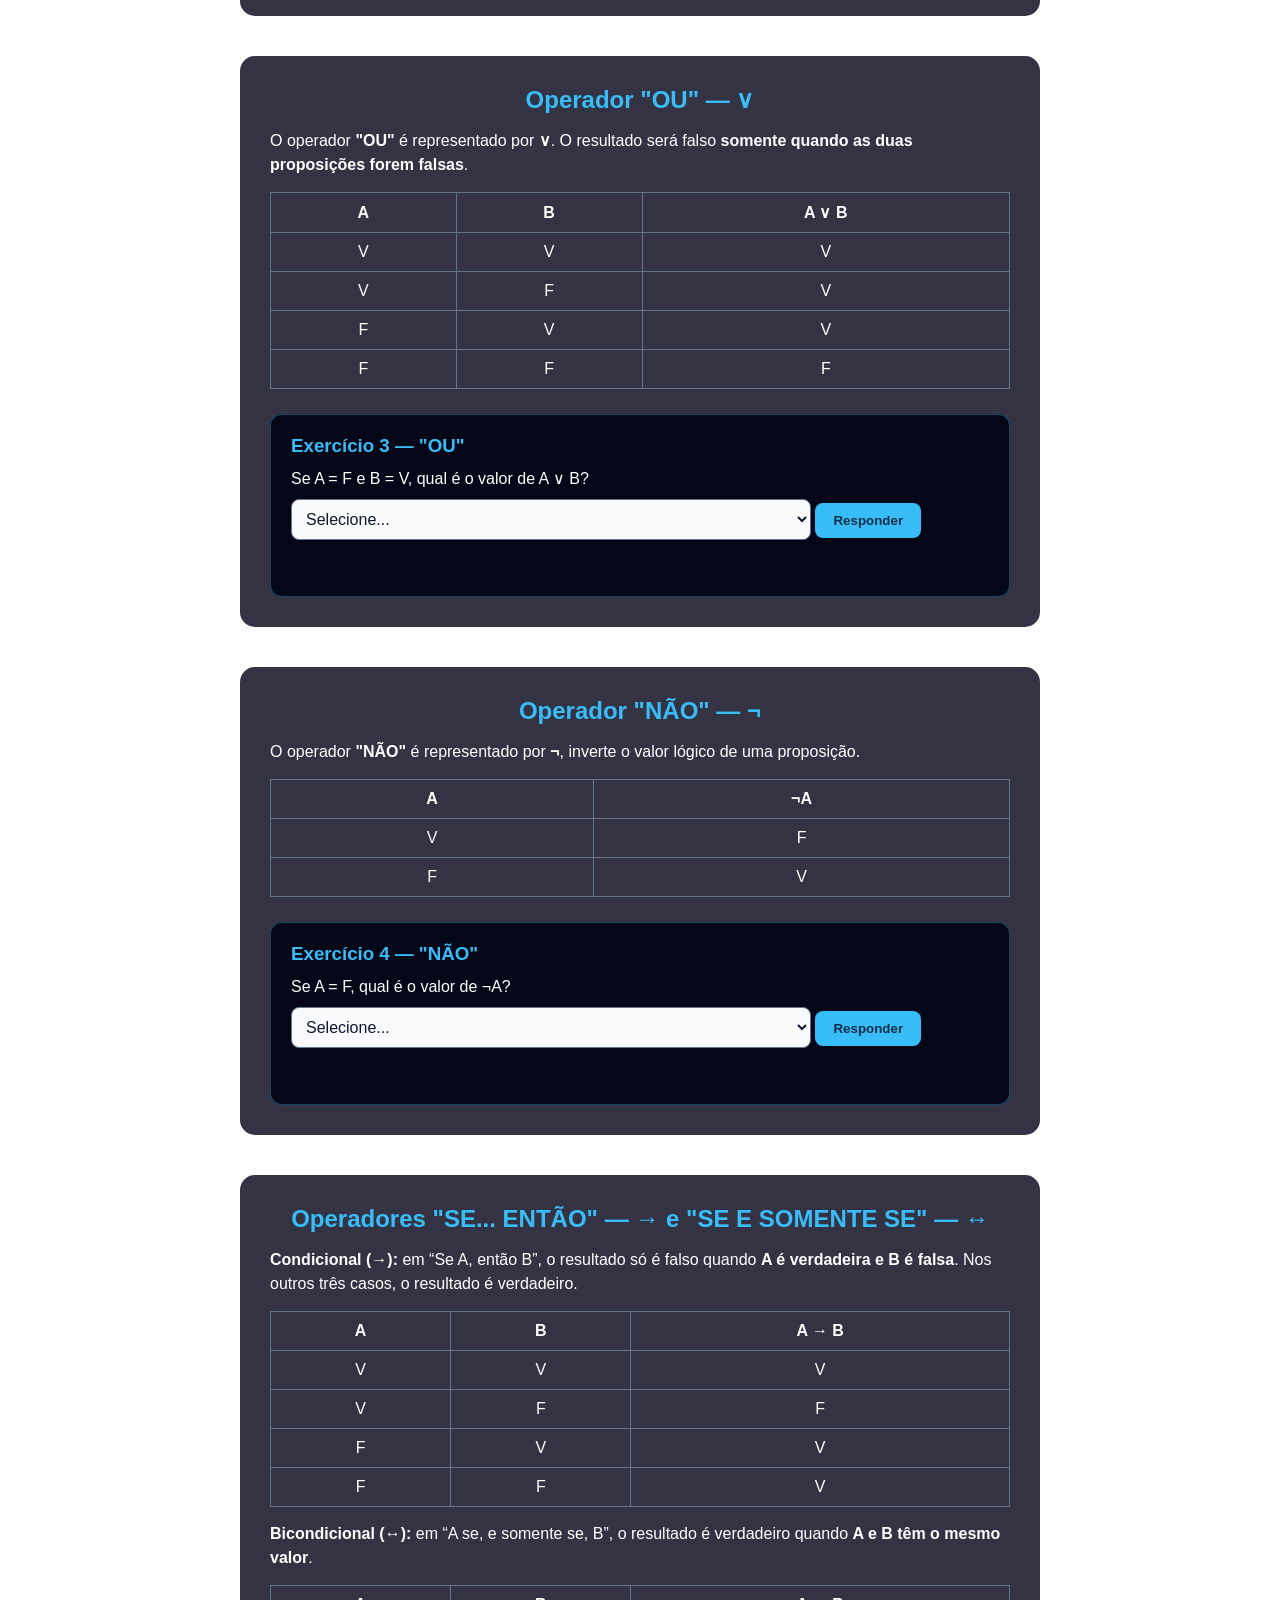
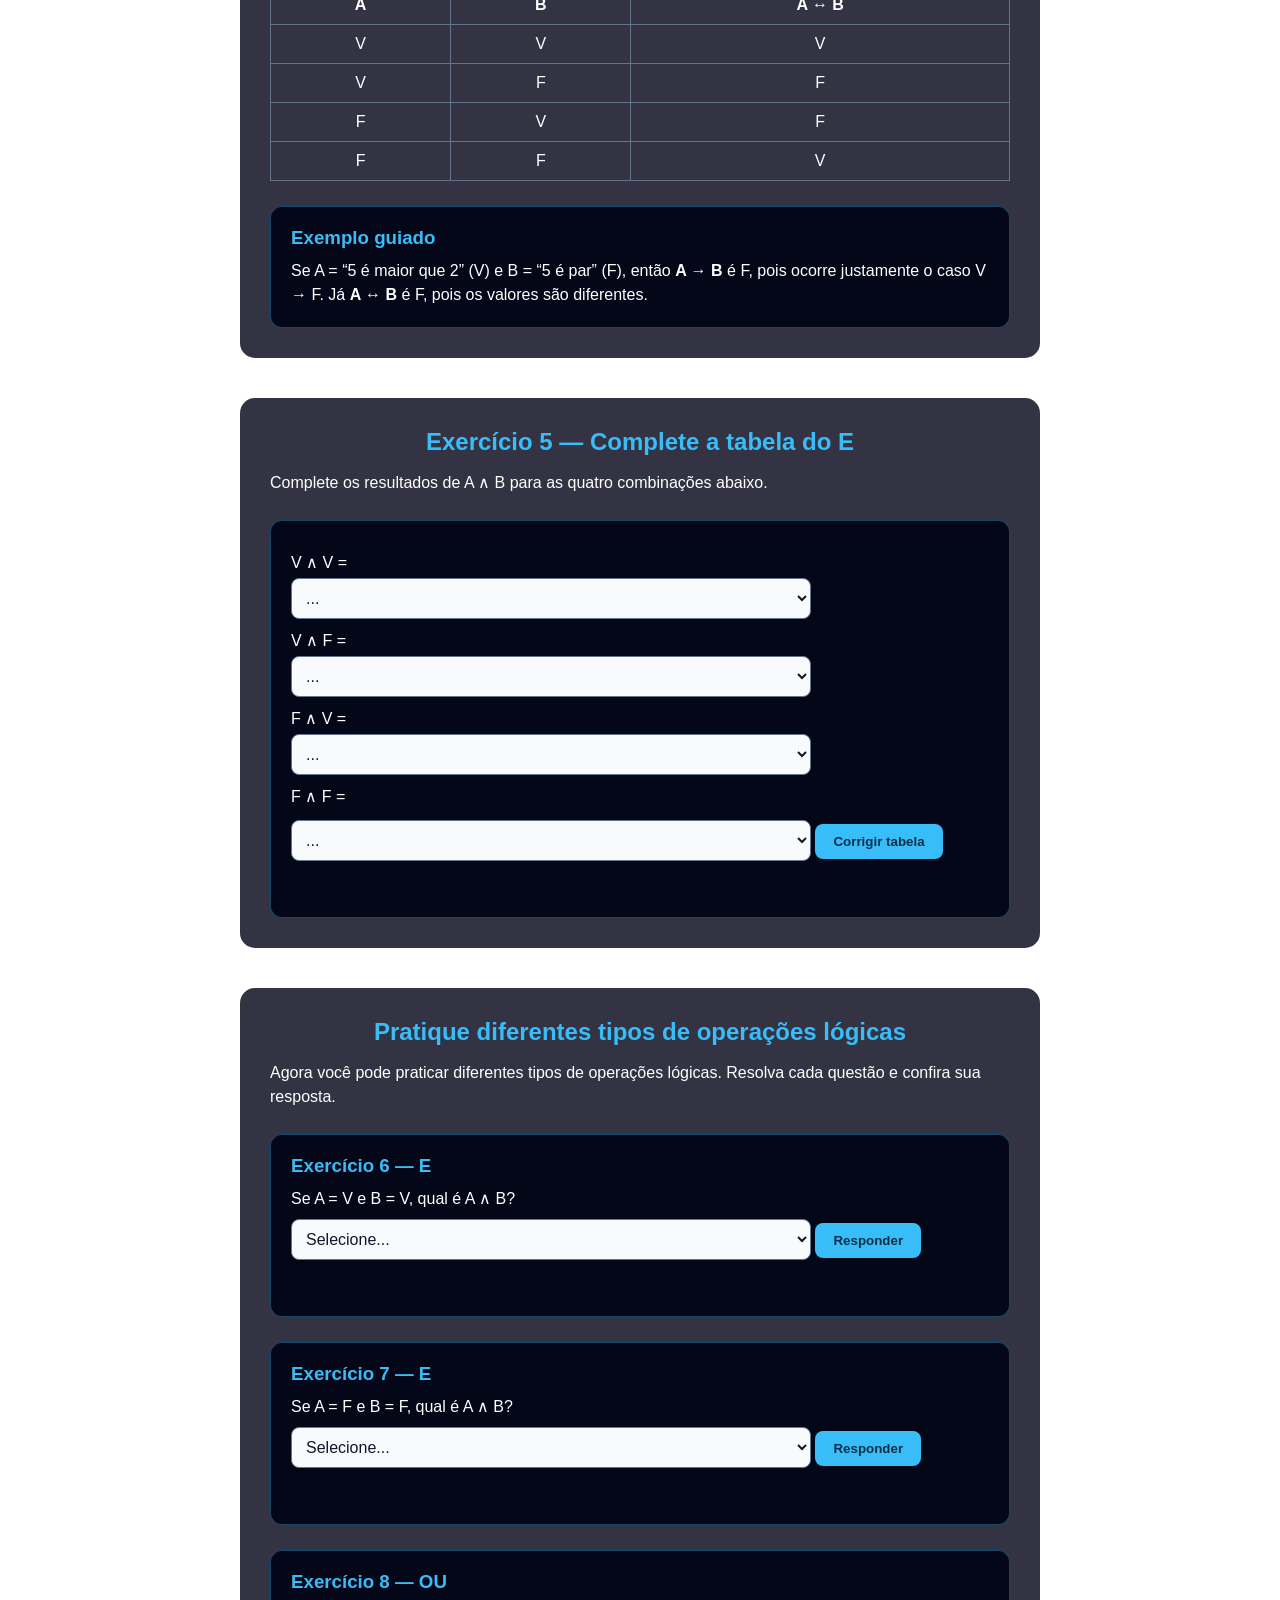
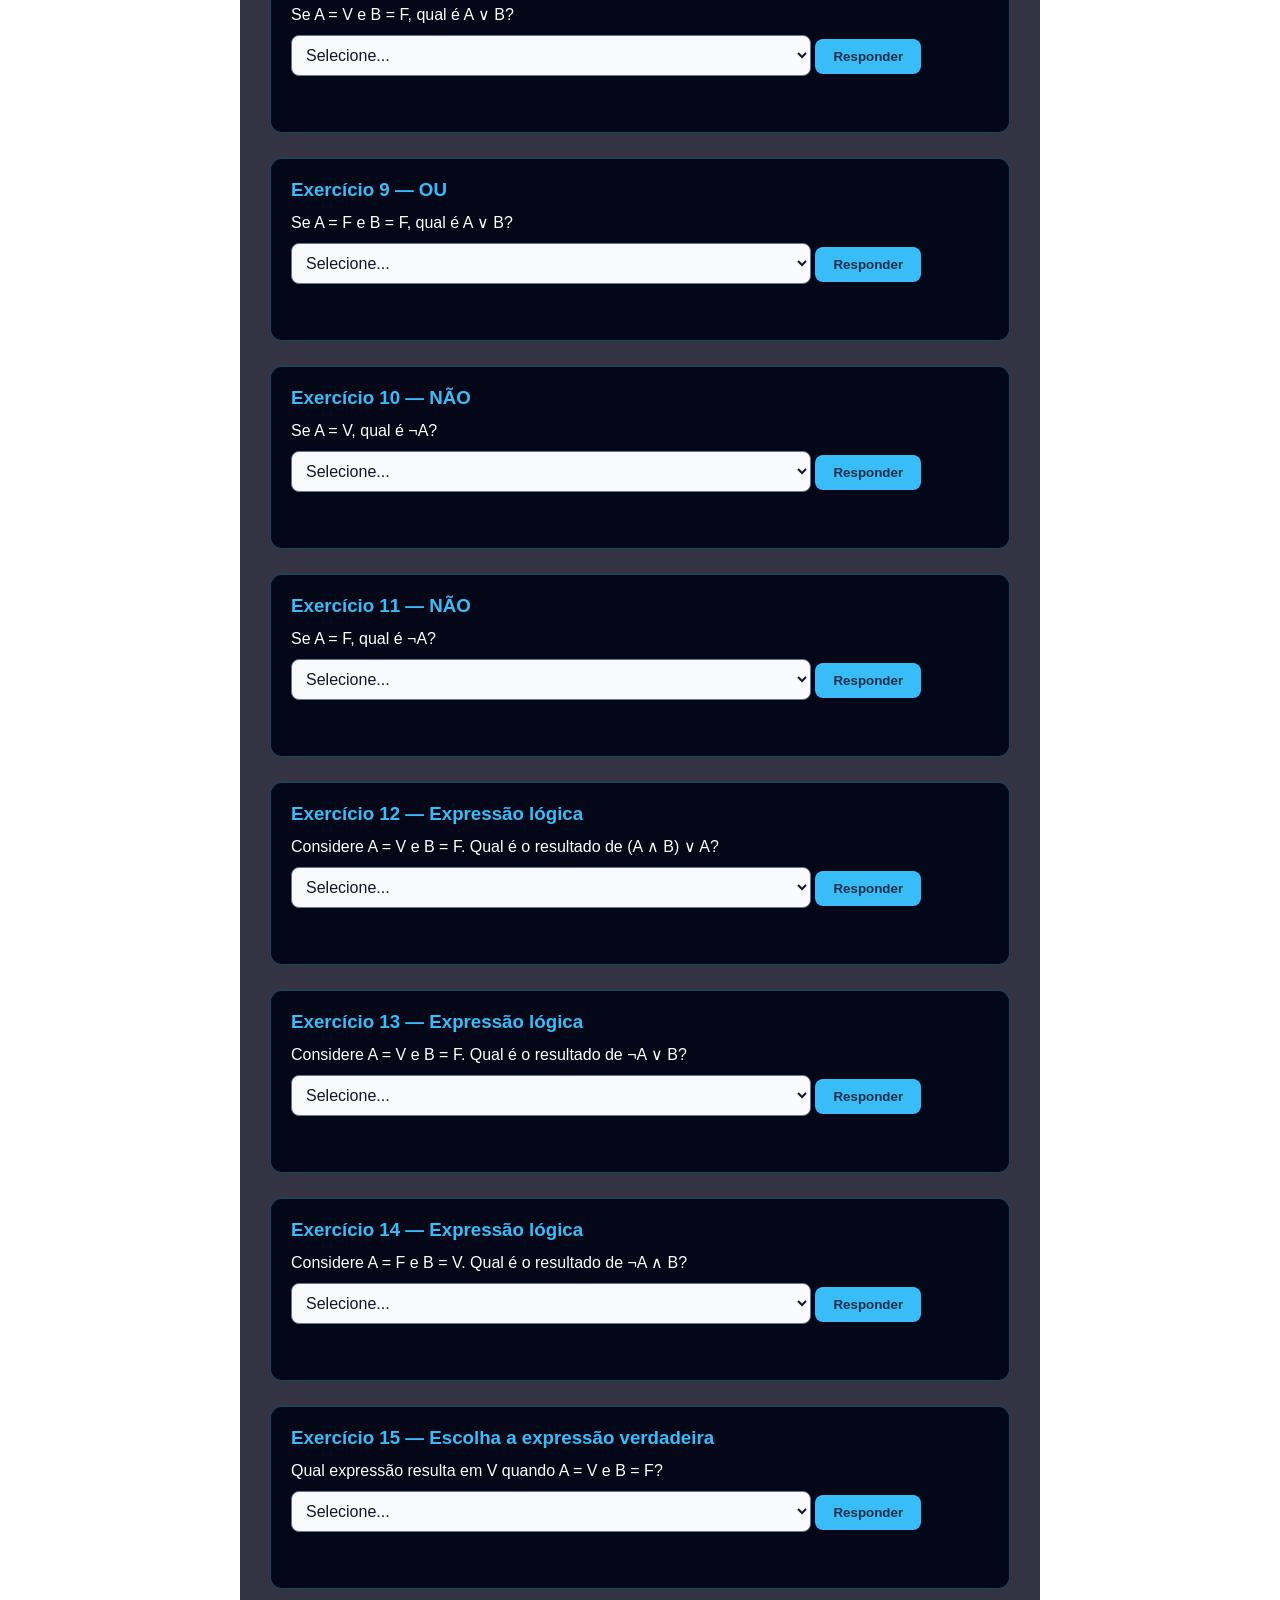
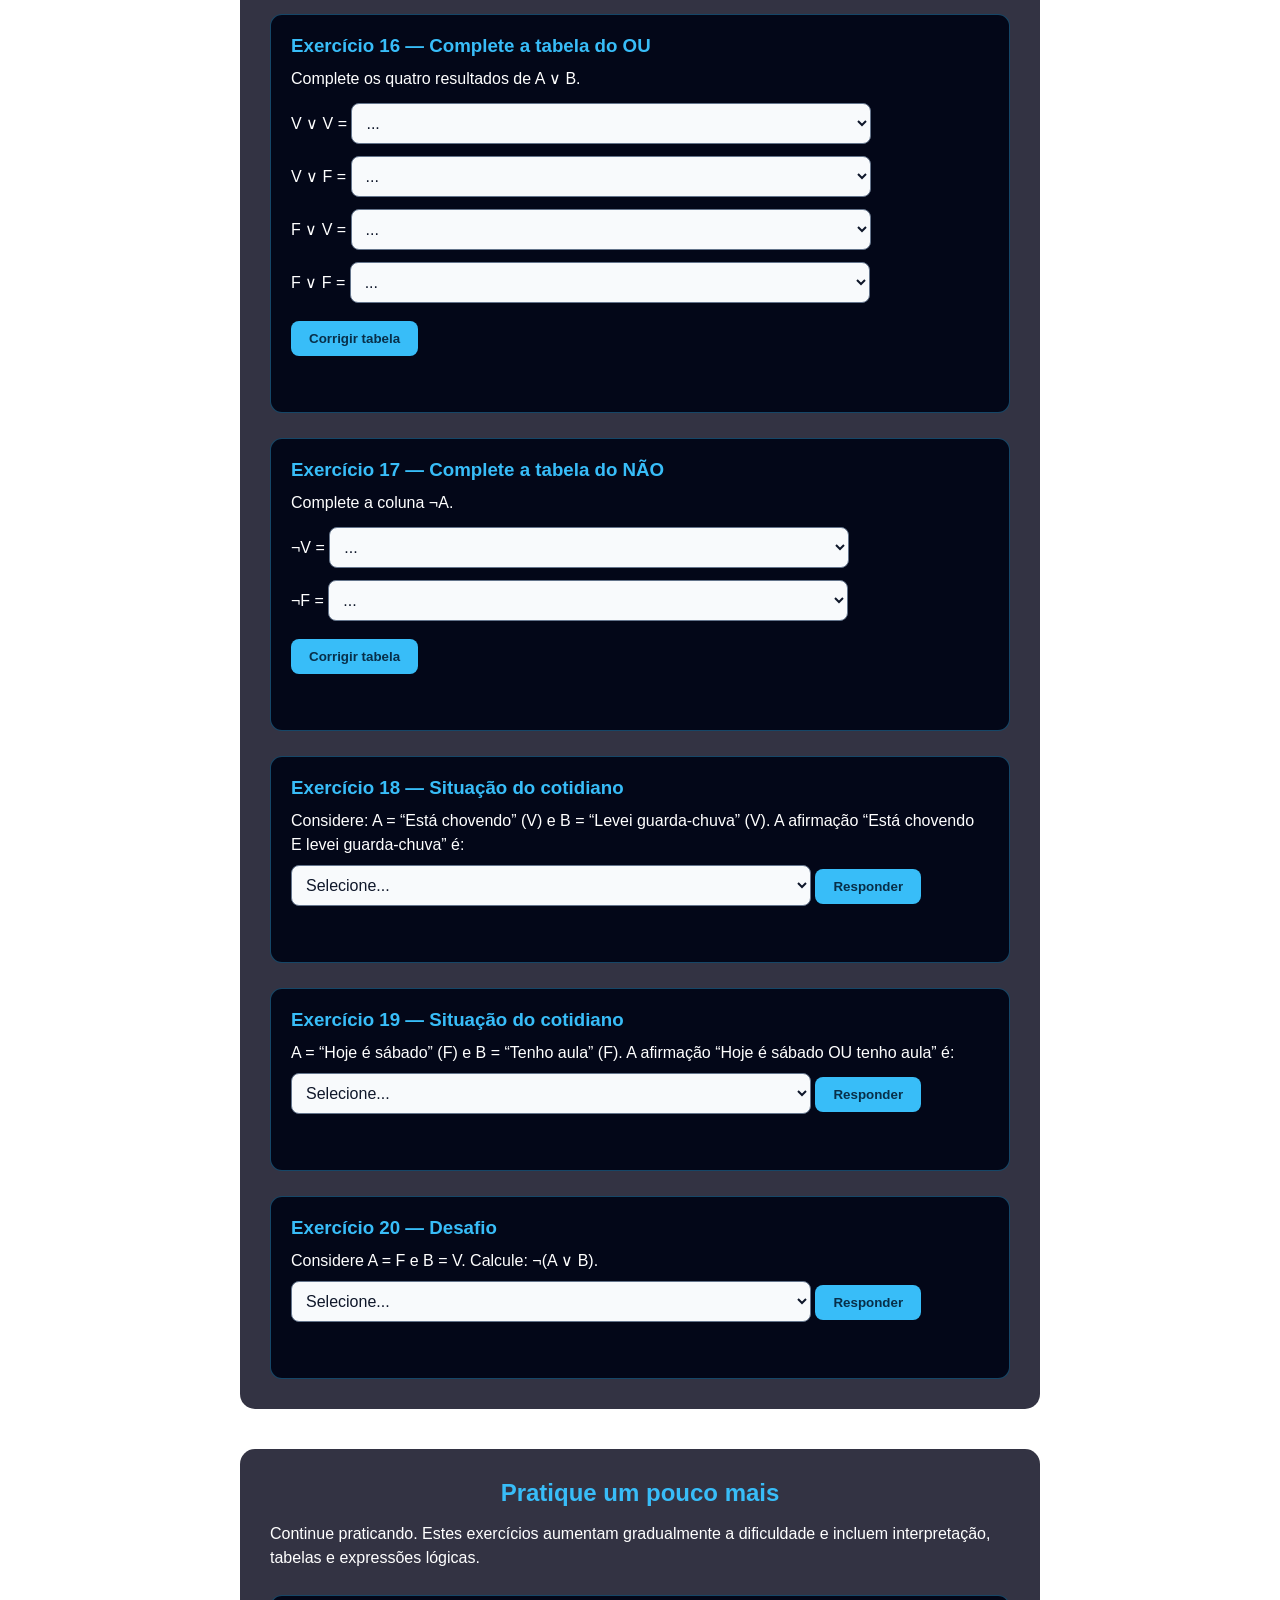
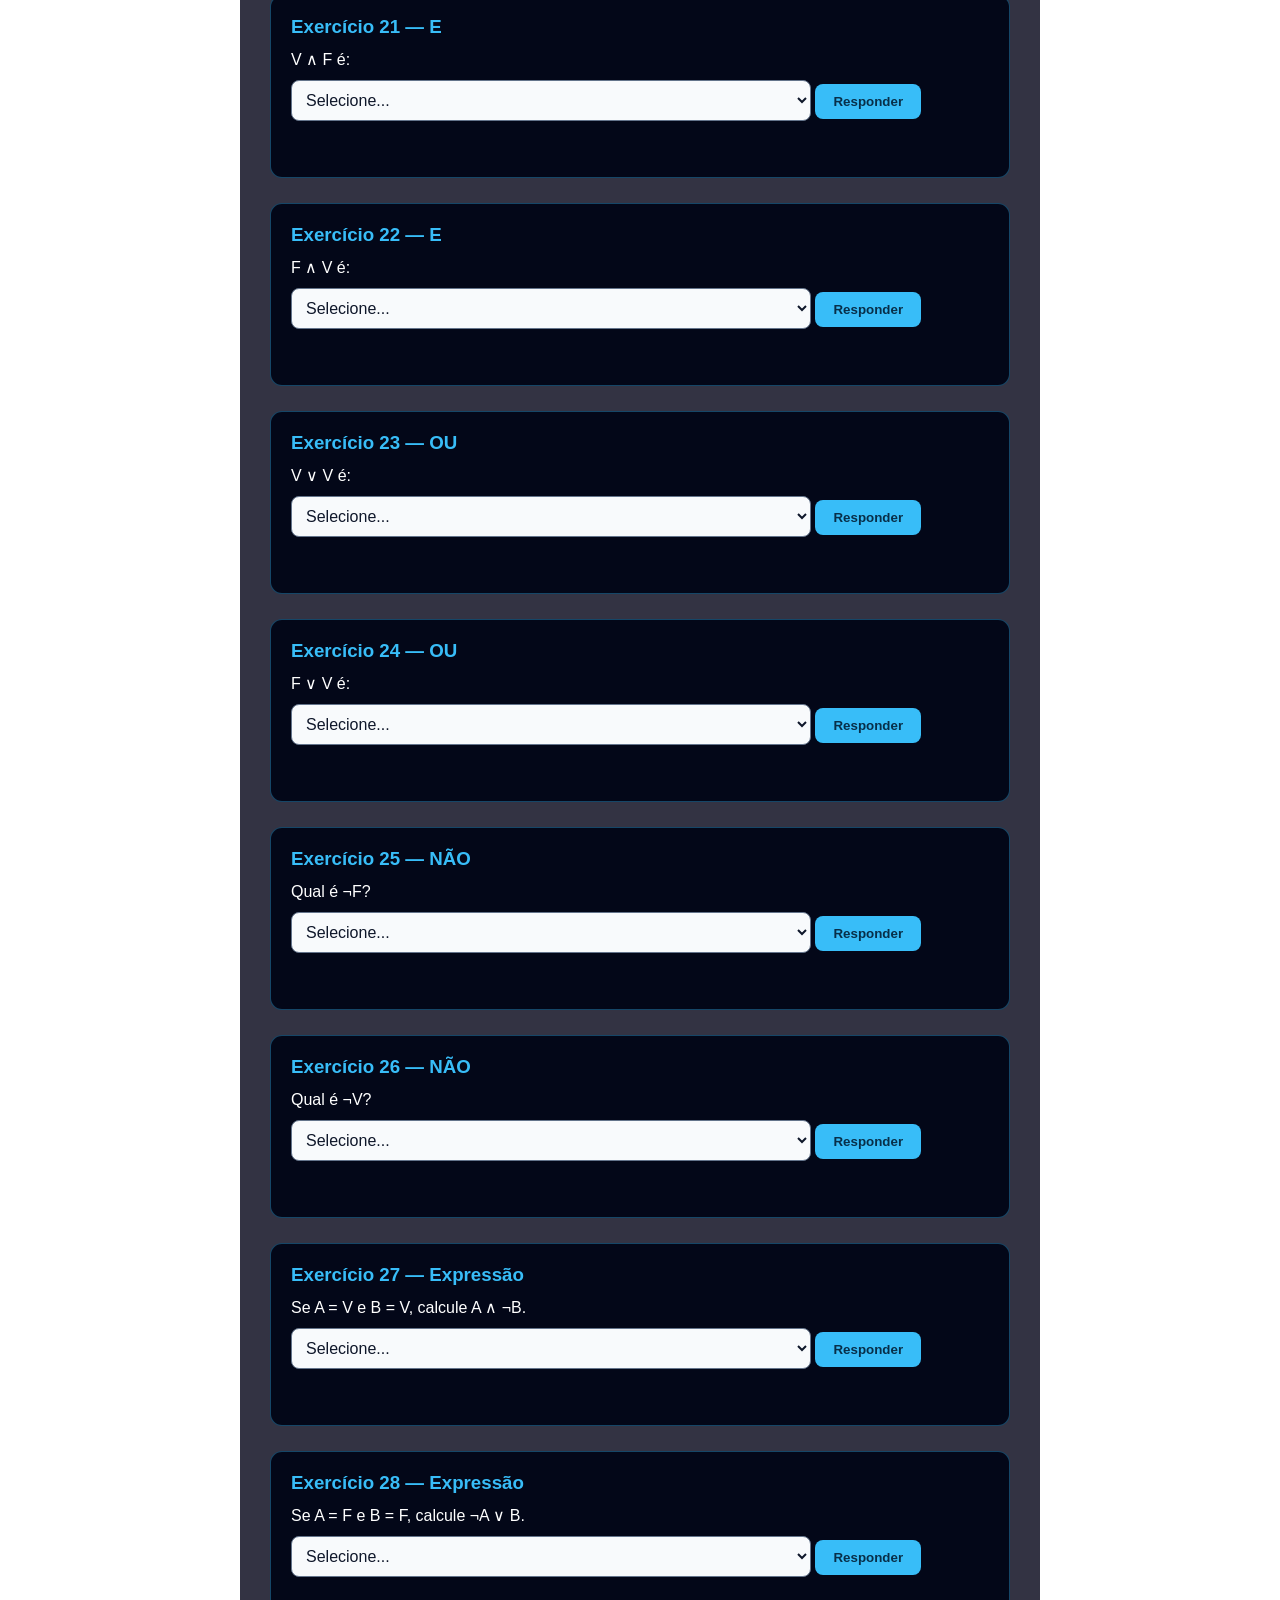
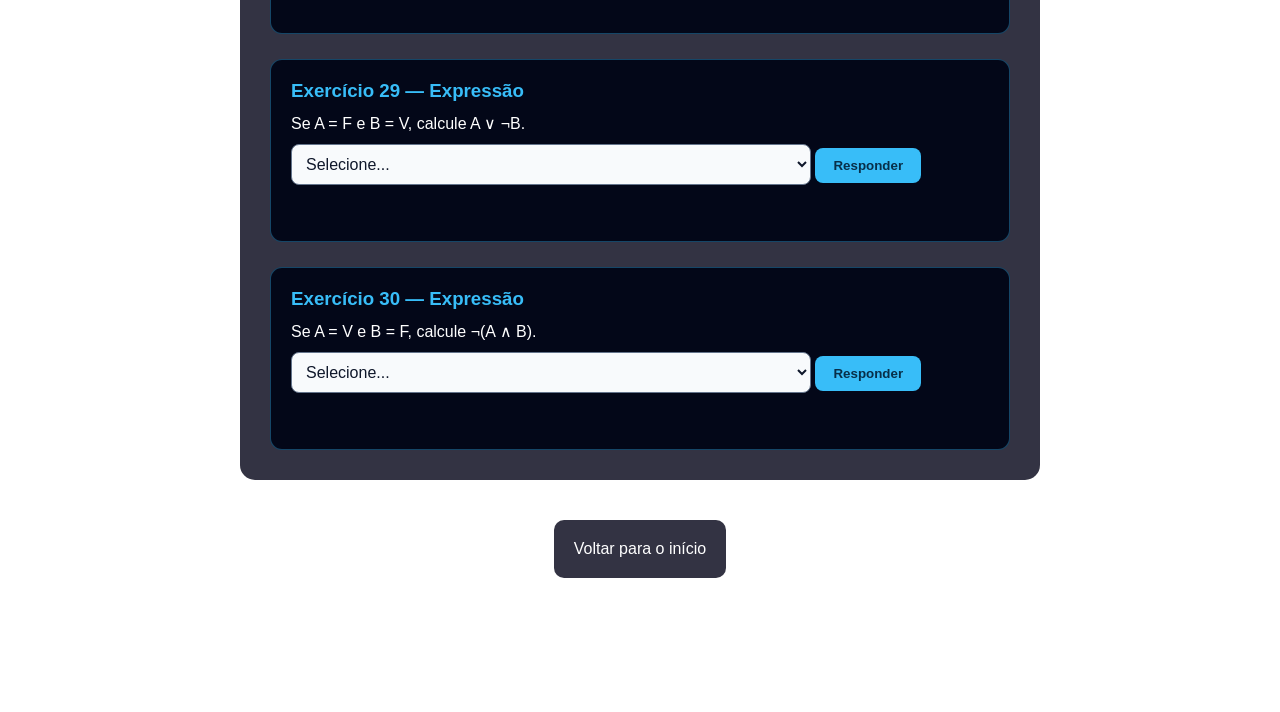
<file: tabverdades.html>
<!DOCTYPE html>
<html lang="pt-BR">

<head>
  <meta charset="UTF-8">
  <meta name="viewport" content="width=device-width, initial-scale=1.0">
  <title>NOX - Tabelas-Verdade</title>
  <link rel="stylesheet" href="style.css">
</head>

<body>
  <header>
    <h1>NOX</h1>
    <p>Assistente de Matemática</p>
  </header>

  <section class="sobre">
    <h2>Tabelas-Verdade</h2>
  </section>

  <section class="sobre">
    <h2>Vamos aprender com o Nox</h2>

    <div class="teoria">
      <p>Uma <strong>proposição</strong> é uma frase declarativa que pode ser classificada como <strong>Verdadeira
          (V)</strong> ou <strong>Falsa (F)</strong>, mas não as duas ao mesmo tempo. Ex.: “7 é maior que 3” é uma
        proposição verdadeira. Uma pergunta como “Você estudou?” não é uma proposição lógica, pois não possui valor V ou
        F determinado.</p>

      <p>Em uma expressão lógica, podemos representar proposições por letras, como <strong>A</strong>,
        <strong>B</strong> e <strong>C</strong>. Ex.: A = “Está chovendo” e B = “Levei guarda-chuva”.</p><br>


      <h3>1. NÃO (¬ ou ~) — negação</h3>

      <p>O <strong>NÃO</strong> inverte o valor lógico de uma proposição: se A é verdadeira, ¬A é falsa; se A é falsa,
        ¬A é verdadeira.</p>

      <table>
        <tr>
          <th>A</th>
          <th>¬A</th>
        </tr>
        <tr>
          <td>V</td>
          <td>F</td>
        </tr>
        <tr>
          <td>F</td>
          <td>V</td>
        </tr>
      </table>

      <p><strong>Exemplo:</strong> A = “8 é maior que 5” (V). Logo, ¬A = “8 não é maior que 5” (F).</p>
      <br>

      <h3>2. E (∧) — conjunção</h3>

      <p>O <strong>E</strong> combina duas proposições e só produz resultado <strong>verdadeiro quando as duas são
          verdadeiras</strong>.</p>

      <table>
        <tr>
          <th>A</th>
          <th>B</th>
          <th>A ∧ B</th>
        </tr>
        <tr>
          <td>V</td>
          <td>V</td>
          <td>V</td>
        </tr>
        <tr>
          <td>V</td>
          <td>F</td>
          <td>F</td>
        </tr>
        <tr>
          <td>F</td>
          <td>V</td>
          <td>F</td>
        </tr>
        <tr>
          <td>F</td>
          <td>F</td>
          <td>F</td>
        </tr>
      </table>

      <p><strong>Exemplo:</strong> A = “2 é par” (V) e B = “5 é maior que 1” (V). Portanto, A ∧ B = V.</p>
      <br>

      <h3>3. OU (∨) — disjunção</h3>

      <p>O <strong>OU</strong> produz resultado <strong>verdadeiro quando pelo menos uma proposição é
          verdadeira</strong>. Só será falso quando A e B forem falsas.</p>

      <table>
        <tr>
          <th>A</th>
          <th>B</th>
          <th>A ∨ B</th>
        </tr>
        <tr>
          <td>V</td>
          <td>V</td>
          <td>V</td>
        </tr>
        <tr>
          <td>V</td>
          <td>F</td>
          <td>V</td>
        </tr>
        <tr>
          <td>F</td>
          <td>V</td>
          <td>V</td>
        </tr>
        <tr>
          <td>F</td>
          <td>F</td>
          <td>F</td>
        </tr>
      </table>

      <p><strong>Exemplo:</strong> A = “10 é par” (V) e B = “10 é menor que 5” (F). Como A é verdadeira, A ∨ B = V.</p>

      <p><strong>Depois de aprender NÃO, E e OU, estudamos os conectivos condicionais:</strong></p>
      <br>

      <h3>4. SE... ENTÃO (→) — condicional</h3>

      <p><strong>A → B</strong> significa “Se A, então B”. O resultado só é <strong>falso quando A é verdadeira e B é
          falsa</strong>.</p>

      <table>
        <tr>
          <th>A</th>
          <th>B</th>
          <th>A → B</th>
        </tr>
        <tr>
          <td>V</td>
          <td>V</td>
          <td>V</td>
        </tr>
        <tr>
          <td>V</td>
          <td>F</td>
          <td>F</td>
        </tr>
        <tr>
          <td>F</td>
          <td>V</td>
          <td>V</td>
        </tr>
        <tr>
          <td>F</td>
          <td>F</td>
          <td>V</td>
        </tr>
      </table>

      <p><strong>Exemplo:</strong> se A = “Está chovendo” (V) e B = “Levo guarda-chuva” (F), então A → B = F.</p>
      <br>

      <h3>5. SE E SOMENTE SE (↔) — bicondicional</h3>

      <p><strong>A ↔ B</strong> significa “A se e somente se B”. O resultado é <strong>verdadeiro quando A e B possuem o
          mesmo valor lógico</strong>.</p>

      <table>
        <tr>
          <th>A</th>
          <th>B</th>
          <th>A ↔ B</th>
        </tr>
        <tr>
          <td>V</td>
          <td>V</td>
          <td>V</td>
        </tr>
        <tr>
          <td>V</td>
          <td>F</td>
          <td>F</td>
        </tr>
        <tr>
          <td>F</td>
          <td>V</td>
          <td>F</td>
        </tr>
        <tr>
          <td>F</td>
          <td>F</td>
          <td>V</td>
        </tr>
      </table>

      <p><strong>Exemplo:</strong> A = “4 é par” (V) e B = “8 é par” (V). Portanto, A ↔ B = V.</p>

      <p>Com duas proposições existem <strong>2² = 4</strong> combinações. Com três, <strong>2³ = 8</strong>.</p>
      
      <p><strong>Ordem para resolver:</strong> primeiro <strong>NÃO (¬)</strong>, depois <strong>E (∧)</strong>, depois
        <strong>OU (∨)</strong>, depois <strong>SE... ENTÃO (→)</strong> e, por último, <strong>SE E SOMENTE SE
          (↔)</strong>, sempre respeitando os parênteses.</p>
          
    </div>

  </section>

  <section class="sobre">
    <h2>Exercícios</h2>
      
    <div class="exercicio">
      <h3>Exercício 1 — Proposição</h3>
      <p>Classifique a frase <strong>“7 é maior que 3”</strong> como verdadeira ou falsa.</p>
      <select id="tv1">
        <option value="">Selecione...</option>
        <option value="V">Verdadeira (V)</option>
        <option value="F">Falsa (F)</option>
      </select>
      <button onclick="check('tv1','V','r_tv1','Correto! 7 é maior que 3.','Tente novamente.')">Responder</button>
      <div id="r_tv1" class="resultado"></div>
    </div>
  </section>

  <section class="sobre">
    <h2>Operador "E" — ∧</h2>
    <p>O operador <strong>"E"</strong> é representado por <strong>∧</strong>. O resultado só é verdadeiro quando
      <strong>as duas proposições são verdadeiras</strong>.</p>
    <table>
      <tr>
        <th>A</th>
        <th>B</th>
        <th>A ∧ B</th>
      </tr>
      <tr>
        <td>V</td>
        <td>V</td>
        <td>V</td>
      </tr>
      <tr>
        <td>V</td>
        <td>F</td>
        <td>F</td>
      </tr>
      <tr>
        <td>F</td>
        <td>V</td>
        <td>F</td>
      </tr>
      <tr>
        <td>F</td>
        <td>F</td>
        <td>F</td>
      </tr>
    </table>

    <div class="exercicio">
      <h3>Exercício 2 — "E"</h3>
      <p>Se A = V e B = F, qual é o valor de A ∧ B?</p>
      <select id="tv2">
        <option value="">Selecione...</option>
        <option value="V">V</option>
        <option value="F">F</option>
      </select>
      <button
        onclick="check('tv2','F','r_tv2','Correto! No E, basta uma proposição ser falsa para o resultado ser falso.','Tente novamente.')">Responder</button>
      <div id="r_tv2" class="resultado"></div>

    </div>

  </section>

  <section class="sobre">

    <h2>Operador "OU" — ∨</h2>
    <p>O operador <strong>"OU"</strong> é representado por <strong>∨</strong>. O resultado será falso <strong>somente
        quando as duas proposições forem falsas</strong>.</p>

    <table>
      <tr>
        <th>A</th>
        <th>B</th>
        <th>A ∨ B</th>
      </tr>
      <tr>
        <td>V</td>
        <td>V</td>
        <td>V</td>
      </tr>
      <tr>
        <td>V</td>
        <td>F</td>
        <td>V</td>
      </tr>
      <tr>
        <td>F</td>
        <td>V</td>
        <td>V</td>
      </tr>
      <tr>
        <td>F</td>
        <td>F</td>
        <td>F</td>
      </tr>
    </table>

    <div class="exercicio">
      <h3>Exercício 3 — "OU"</h3>
      <p>Se A = F e B = V, qual é o valor de A ∨ B?</p>
      <select id="tv3">
        <option value="">Selecione...</option>
        <option value="V">V</option>
        <option value="F">F</option>
      </select>
      <button
        onclick="check('tv3','V','r_tv3','Correto! No OU, pelo menos uma proposição verdadeira torna o resultado verdadeiro.','Tente novamente.')">Responder</button>
      <div id="r_tv3" class="resultado"></div>

    </div>

  </section>

  <section class="sobre">

    <h2>Operador "NÃO" — ¬</h2>
    <p>O operador <strong>"NÃO"</strong> é representado por <strong>¬</strong>, inverte o valor lógico de uma
      proposição.</p>
    <table>
      <tr>
        <th>A</th>
        <th>¬A</th>
      </tr>
      <tr>
        <td>V</td>
        <td>F</td>
      </tr>
      <tr>
        <td>F</td>
        <td>V</td>
      </tr>
    </table>

    <div class="exercicio">
      <h3>Exercício 4 — "NÃO"</h3>
      <p>Se A = F, qual é o valor de ¬A?</p>
      <select id="tv4">
        <option value="">Selecione...</option>
        <option value="V">V</option>
        <option value="F">F</option>
      </select>
      <button
        onclick="check('tv4','V','r_tv4','Correto! O NÃO inverte F para V.','Tente novamente.')">Responder</button>
      <div id="r_tv4" class="resultado"></div>

    </div>
    
  </section>

  <section class="sobre">
    <h2>Operadores "SE... ENTÃO" — → e "SE E SOMENTE SE" — ↔</h2>
    <p><strong>Condicional (→):</strong> em “Se A, então B”, o resultado só é falso quando <strong>A é verdadeira e B é
        falsa</strong>. Nos outros três casos, o resultado é verdadeiro.</p>

    <table>
      <tr>
        <th>A</th>
        <th>B</th>
        <th>A → B</th>
      </tr>
      <tr>
        <td>V</td>
        <td>V</td>
        <td>V</td>
      </tr>
      <tr>
        <td>V</td>
        <td>F</td>
        <td>F</td>
      </tr>
      <tr>
        <td>F</td>
        <td>V</td>
        <td>V</td>
      </tr>
      <tr>
        <td>F</td>
        <td>F</td>
        <td>V</td>
      </tr>
    </table>

    <p><strong>Bicondicional (↔):</strong> em “A se, e somente se, B”, o resultado é verdadeiro quando <strong>A e B têm
        o mesmo valor</strong>.</p>

    <table>
      <tr>
        <th>A</th>
        <th>B</th>
        <th>A ↔ B</th>
      </tr>
      <tr>
        <td>V</td>
        <td>V</td>
        <td>V</td>
      </tr>
      <tr>
        <td>V</td>
        <td>F</td>
        <td>F</td>
      </tr>
      <tr>
        <td>F</td>
        <td>V</td>
        <td>F</td>
      </tr>
      <tr>
        <td>F</td>
        <td>F</td>
        <td>V</td>
      </tr>
    </table>
    
    <div class="exercicio">
      <h3>Exemplo guiado</h3>
      <p>Se A = “5 é maior que 2” (V) e B = “5 é par” (F), então <strong>A → B</strong> é F, pois ocorre justamente o
        caso V → F. Já <strong>A ↔ B</strong> é F, pois os valores são diferentes.</p>
    </div>

  </section>

  <section class="sobre">

    <h2>Exercício 5 — Complete a tabela do E</h2>

    <p>Complete os resultados de A ∧ B para as quatro combinações abaixo.</p>

    <div class="exercicio">

      <label for="tv5a">V ∧ V =</label><select id="tv5a">
        <option value="">...</option>
        <option>V</option>
        <option>F</option>
      </select>

      <label for="tv5b">V ∧ F =</label><select id="tv5b">
        <option value="">...</option>
        <option>V</option>
        <option>F</option>
      </select>

      <label for="tv5c">F ∧ V =</label><select id="tv5c">
        <option value="">...</option>
        <option>V</option>
        <option>F</option>
      </select>

      <label for="tv5d">F ∧ F =</label><select id="tv5d">
        <option value="">...</option>
        <option>V</option>
        <option>F</option>
      </select>

      <button onclick="checkTable()">Corrigir tabela</button>

      <div id="r_tv5" class="resultado"></div>

    </div>
  </section>

  <section class="sobre">
    
    <h2>Pratique diferentes tipos de operações lógicas</h2>
    <p>Agora você pode praticar diferentes tipos de operações lógicas. Resolva cada questão e confira sua resposta.</p>

    <div class="exercicio">

      <h3>Exercício 6 — E</h3>
      <p>Se A = V e B = V, qual é A ∧ B?</p>
      <select id="tv6">
        <option value="">Selecione...</option>
        <option>V</option>
        <option>F</option>
      </select>
      <button
        onclick="check('tv6','V','r_tv6','Correto! V ∧ V = V.','No E, quando as duas são verdadeiras, o resultado é verdadeiro.')">Responder</button>
      <div id="r_tv6" class="resultado"></div>
    </div>

    <div class="exercicio">
      <h3>Exercício 7 — E</h3>
      <p>Se A = F e B = F, qual é A ∧ B?</p>
      <select id="tv7">
        <option value="">Selecione...</option>
        <option>V</option>
        <option>F</option>
      </select>
      <button
        onclick="check('tv7','F','r_tv7','Correto! F ∧ F = F.','No E, uma proposição falsa já torna o resultado falso.')">Responder</button>
      <div id="r_tv7" class="resultado"></div>
    </div>

    <div class="exercicio">

      <h3>Exercício 8 — OU</h3>
      <p>Se A = V e B = F, qual é A ∨ B?</p>
      <select id="tv8">
        <option value="">Selecione...</option>
        <option>V</option>
        <option>F</option>
      </select>
      <button
        onclick="check('tv8','V','r_tv8','Correto! V ∨ F = V.','No OU, basta uma proposição ser verdadeira.')">Responder</button>
      <div id="r_tv8" class="resultado"></div>
    </div>

    <div class="exercicio">
      <h3>Exercício 9 — OU</h3>
      <p>Se A = F e B = F, qual é A ∨ B?</p>
      <select id="tv9">
        <option value="">Selecione...</option>
        <option>V</option>
        <option>F</option>
      </select>
      <button
        onclick="check('tv9','F','r_tv9','Correto! F ∨ F = F.','O OU só é falso quando as duas proposições são falsas.')">Responder</button>
      <div id="r_tv9" class="resultado"></div>

    </div>

    <div class="exercicio">

      <h3>Exercício 10 — NÃO</h3>
      <p>Se A = V, qual é ¬A?</p>
      <select id="tv10">
        <option value="">Selecione...</option>
        <option>V</option>
        <option>F</option>
      </select>
      <button onclick="check('tv10','F','r_tv10','Correto! ¬V = F.','O NÃO inverte o valor lógico.')">Responder</button>
      <div id="r_tv10" class="resultado"></div>
    </div>

    <div class="exercicio">
      <h3>Exercício 11 — NÃO</h3>
      <p>Se A = F, qual é ¬A?</p>
      <select id="tv11">
        <option value="">Selecione...</option>
        <option>V</option>
        <option>F</option>
      </select>
      <button onclick="check('tv11','V','r_tv11','Correto! ¬F = V.','O NÃO transforma F em V.')">Responder</button>
      <div id="r_tv11" class="resultado"></div>
    </div>

    <div class="exercicio">

      <h3>Exercício 12 — Expressão lógica</h3>
      <p>Considere A = V e B = F. Qual é o resultado de (A ∧ B) ∨ A?</p>
      <select id="tv12">
        <option value="">Selecione...</option>
        <option>V</option>
        <option>F</option>
      </select>
      <button
        onclick="check('tv12','V','r_tv12','Correto! A ∧ B = F; depois F ∨ V = V.','Resolva primeiro o E e depois o OU.')">Responder</button>
      <div id="r_tv12" class="resultado"></div>
    </div>

    <div class="exercicio">
      <h3>Exercício 13 — Expressão lógica</h3>
      <p>Considere A = V e B = F. Qual é o resultado de ¬A ∨ B?</p>
      <select id="tv13">
        <option value="">Selecione...</option>
        <option>V</option>
        <option>F</option>
      </select>
      <button
        onclick="check('tv13','F','r_tv13','Correto! ¬V = F e F ∨ F = F.','Primeiro aplique o NÃO em A.')">Responder</button>
      <div id="r_tv13" class="resultado"></div>
    </div>

    <div class="exercicio">
      <h3>Exercício 14 — Expressão lógica</h3>
      <p>Considere A = F e B = V. Qual é o resultado de ¬A ∧ B?</p>
      <select id="tv14">
        <option value="">Selecione...</option>
        <option>V</option>
        <option>F</option>
      </select>
      <button
        onclick="check('tv14','V','r_tv14','Correto! ¬F = V e V ∧ V = V.','Primeiro inverta A e depois faça o E.')">Responder</button>
      <div id="r_tv14" class="resultado"></div>
    </div>

    <div class="exercicio">

      <h3>Exercício 15 — Escolha a expressão verdadeira</h3>
      <p>Qual expressão resulta em V quando A = V e B = F?</p>
      <select id="tv15">
        <option value="">Selecione...</option>
        <option value="1">A ∧ B</option>
        <option value="2">A ∨ B</option>
        <option value="3">¬A</option>
      </select>
      <button
        onclick="check('tv15','2','r_tv15','Correto! A ∨ B = V.','Teste cada alternativa usando A = V e B = F.')">Responder</button>
      <div id="r_tv15" class="resultado"></div>
    </div>

    <div class="exercicio">
      <h3>Exercício 16 — Complete a tabela do OU</h3>
      <p>Complete os quatro resultados de A ∨ B.</p>
      <label>V ∨ V = <select id="tv16a">
          <option value="">...</option>
          <option>V</option>
          <option>F</option>
        </select></label>
      <label>V ∨ F = <select id="tv16b">
          <option value="">...</option>
          <option>V</option>
          <option>F</option>
        </select></label>
      <label>F ∨ V = <select id="tv16c">
          <option value="">...</option>
          <option>V</option>
          <option>F</option>
        </select></label>
      <label>F ∨ F = <select id="tv16d">
          <option value="">...</option>
          <option>V</option>
          <option>F</option>
        </select></label>
      <button onclick="checkOrTable()">Corrigir tabela</button>
      <div id="r_tv16" class="resultado"></div>
    </div>

    <div class="exercicio">
      <h3>Exercício 17 — Complete a tabela do NÃO</h3>
      <p>Complete a coluna ¬A.</p>
      <label>¬V = <select id="tv17a">
          <option value="">...</option>
          <option>V</option>
          <option>F</option>
        </select></label>
      <label>¬F = <select id="tv17b">
          <option value="">...</option>
          <option>V</option>
          <option>F</option>
        </select></label>
      <button onclick="checkNotTable()">Corrigir tabela</button>
      <div id="r_tv17" class="resultado"></div>
    </div>

    <div class="exercicio">
      <h3>Exercício 18 — Situação do cotidiano</h3>
      <p>Considere: A = “Está chovendo” (V) e B = “Levei guarda-chuva” (V). A afirmação “Está chovendo E levei
        guarda-chuva” é:</p>
      <select id="tv18">
        <option value="">Selecione...</option>
        <option>V</option>
        <option>F</option>
      </select>
      <button
        onclick="check('tv18','V','r_tv18','Correto! V ∧ V = V.','As duas afirmações são verdadeiras.')">Responder</button>
      <div id="r_tv18" class="resultado"></div>
    </div>

    <div class="exercicio">
      <h3>Exercício 19 — Situação do cotidiano</h3>
      <p>A = “Hoje é sábado” (F) e B = “Tenho aula” (F). A afirmação “Hoje é sábado OU tenho aula” é:</p>
      <select id="tv19">
        <option value="">Selecione...</option>
        <option>V</option>
        <option>F</option>
      </select>
      <button
        onclick="check('tv19','F','r_tv19','Correto! F ∨ F = F.','No OU, as duas falsas produzem resultado falso.')">Responder</button>
      <div id="r_tv19" class="resultado"></div>
    </div>

    <div class="exercicio">
      <h3>Exercício 20 — Desafio</h3>
      <p>Considere A = F e B = V. Calcule: ¬(A ∨ B).</p>
      <select id="tv20">
        <option value="">Selecione...</option>
        <option>V</option>
        <option>F</option>
      </select>
      <button
        onclick="check('tv20','F','r_tv20','Correto! A ∨ B = V e ¬V = F.','Primeiro calcule o que está entre parênteses e depois aplique o NÃO.')">Responder</button>
      <div id="r_tv20" class="resultado"></div>
    </div>
  </section>

  <section class="sobre">
    <h2>Pratique um pouco mais</h2>
    <p>Continue praticando. Estes exercícios aumentam gradualmente a dificuldade e incluem interpretação, tabelas e
      expressões lógicas.</p>

    <div class="exercicio">
      <h3>Exercício 21 — E</h3>
      <p>V ∧ F é:</p>
      <select id="tv21">
        <option value="">Selecione...</option>
        <option>V</option>
        <option>F</option>
      </select>
      <button onclick="check('tv21','F','r_tv21','Correto!','No E, V ∧ F resulta em F.')">Responder</button>
      <div id="r_tv21" class="resultado"></div>
    </div>

    <div class="exercicio">
      <h3>Exercício 22 — E</h3>
      <p>F ∧ V é:</p>
      <select id="tv22">
        <option value="">Selecione...</option>
        <option>V</option>
        <option>F</option>
      </select>
      <button
        onclick="check('tv22','F','r_tv22','Correto!','No E, uma proposição falsa torna o resultado falso.')">Responder</button>
      <div id="r_tv22" class="resultado"></div>
    </div>

    <div class="exercicio">
      <h3>Exercício 23 — OU</h3>
      <p>V ∨ V é:</p>
      <select id="tv23">
        <option value="">Selecione...</option>
        <option>V</option>
        <option>F</option>
      </select>
      <button onclick="check('tv23','V','r_tv23','Correto!','V ∨ V é verdadeiro.')">Responder</button>
      <div id="r_tv23" class="resultado"></div>
    </div>

    <div class="exercicio">
      <h3>Exercício 24 — OU</h3>
      <p>F ∨ V é:</p>
      <select id="tv24">
        <option value="">Selecione...</option>
        <option>V</option>
        <option>F</option>
      </select>
      <button
        onclick="check('tv24','V','r_tv24','Correto!','No OU, basta uma proposição ser verdadeira.')">Responder</button>
      <div id="r_tv24" class="resultado"></div>
    </div>

    <div class="exercicio">
      <h3>Exercício 25 — NÃO</h3>
      <p>Qual é ¬F?</p>
      <select id="tv25">
        <option value="">Selecione...</option>
        <option>V</option>
        <option>F</option>
      </select>
      <button onclick="check('tv25','V','r_tv25','Correto!','O NÃO inverte F para V.')">Responder</button>
      <div id="r_tv25" class="resultado"></div>
    </div>

    <div class="exercicio">
      <h3>Exercício 26 — NÃO</h3>
      <p>Qual é ¬V?</p>
      <select id="tv26">
        <option value="">Selecione...</option>
        <option>V</option>
        <option>F</option>
      </select>
      <button onclick="check('tv26','F','r_tv26','Correto!','O NÃO inverte V para F.')">Responder</button>
      <div id="r_tv26" class="resultado"></div>
    </div>

    <div class="exercicio">
      <h3>Exercício 27 — Expressão</h3>
      <p>Se A = V e B = V, calcule A ∧ ¬B.</p>
      <select id="tv27">
        <option value="">Selecione...</option>
        <option>V</option>
        <option>F</option>
      </select>
      <button
        onclick="check('tv27','F','r_tv27','Correto! ¬B = F e V ∧ F = F.','Primeiro aplique o NÃO em B.')">Responder</button>
      <div id="r_tv27" class="resultado"></div>
    </div>

    <div class="exercicio">
      <h3>Exercício 28 — Expressão</h3>
      <p>Se A = F e B = F, calcule ¬A ∨ B.</p>
      <select id="tv28">
        <option value="">Selecione...</option>
        <option>V</option>
        <option>F</option>
      </select>
      <button
        onclick="check('tv28','V','r_tv28','Correto! ¬F = V e V ∨ F = V.','Primeiro inverta A.')">Responder</button>
      <div id="r_tv28" class="resultado"></div>
    </div>

    <div class="exercicio">
      <h3>Exercício 29 — Expressão</h3>
      <p>Se A = F e B = V, calcule A ∨ ¬B.</p>
      <select id="tv29">
        <option value="">Selecione...</option>
        <option>V</option>
        <option>F</option>
      </select>
      <button
        onclick="check('tv29','F','r_tv29','Correto! ¬V = F e F ∨ F = F.','Aplique o NÃO em B antes do OU.')">Responder</button>
      <div id="r_tv29" class="resultado"></div>
    </div>

    <div class="exercicio">
      <h3>Exercício 30 — Expressão</h3>
      <p>Se A = V e B = F, calcule ¬(A ∧ B).</p>
      <select id="tv30">
        <option value="">Selecione...</option>
        <option>V</option>
        <option>F</option>
      </select>
      <button
        onclick="check('tv30','V','r_tv30','Correto! A ∧ B = F e ¬F = V.','Resolva primeiro o que está entre parênteses.')">Responder</button>
      <div id="r_tv30" class="resultado"></div>
    </div>

    </div>
  </section>

  <script>
    function check(id, answer, resultId, ok, no) {
      const value = document.getElementById(id).value;
      document.getElementById(resultId).textContent = value === answer ? ok : no;
    }
    function checkTable() {
      const ans = ['V', 'F', 'F', 'F'];
      const ids = ['tv5a', 'tv5b', 'tv5c', 'tv5d'];
      const ok = ids.every((id, i) => document.getElementById(id).value === ans[i]);
      document.getElementById('r_tv5').textContent = ok ? 'Parabéns! Você completou a tabela corretamente.' : 'Há respostas incorretas. Revise a regra do E e tente novamente.';
    }

    function checkOrTable() {
      const ans = ['V', 'V', 'V', 'F'];
      const ids = ['tv16a', 'tv16b', 'tv16c', 'tv16d'];
      const ok = ids.every((id, i) => document.getElementById(id).value === ans[i]);
      document.getElementById('r_tv16').textContent = ok
        ? 'Parabéns! A tabela do OU está correta.'
        : 'Há respostas incorretas. Lembre-se: no OU, só F ∨ F é falso.';
    }
    function checkNotTable() {
      const ok = document.getElementById('tv17a').value === 'F' &&
        document.getElementById('tv17b').value === 'V';
      document.getElementById('r_tv17').textContent = ok
        ? 'Parabéns! A tabela do NÃO está correta.'
        : 'Há respostas incorretas. O NÃO sempre inverte V e F.';
    }


    function numCheck(id, answer, resultId, ok, no) {
      const value = Number(document.getElementById(id).value);
      document.getElementById(resultId).textContent = value === answer ? ok : no;
    }

  </script>

  <section class="card_voltar"><a class="voltar" href="index.html">Voltar para o início</a></section>
  
  <footer>
    <p>Projeto acadêmico - 2026</p>
  </footer>
  
</body>

</html>
</file>
<file: style.css>
* {
    margin: 0;
    padding: 0;
    box-sizing: border-box;
}

body {
    font-family: Arial, sans-serif;
    color: white;
    background: url("13 de ago. de 2026, 09_09_36.png") center/cover fixed;
    min-height: 100vh;
}

header {
    text-align: center;
    padding: 25px;
}

header h1 {
    color: #38bdf8;
    font-size: 40px;
    font-family: 'Montserrat';
}

.apresentacao {
    display: flex;
    align-items: center;
    justify-content: center;
    gap: 60px;
    margin: 50px auto;
    max-width: 1000px;
}

.apresentacao img {
    width: 300px;
    border-radius: 15px;
}

.apresentacao .texto {
    max-width: 500px;
}

.apresentacao h2 {
    font-size: 32px;
}

.apresentacao-nox {
    font-family: 'Roboto';
}

.p1 {
    color: #38bdf8;
    margin: 10px 0;
}

.como-funciona,
.topicos,
.sobre,
.sobre_tabverdades {
    max-width: 800px;
    margin: 40px auto;
    padding: 30px;
    background: rgba(0, 0, 20, 0.8);
    border-radius: 15px;
}

h2 {
    color: #38bdf8;
    margin-bottom: 15px;
    text-align: center;
}

p {
    line-height: 1.5;
}

.lista-topicos {
    display: flex;
    flex-direction: column;
    gap: 15px;
    margin-top: 20px;
}

.lista-topicos a {
    padding: 15px;
    background: #0f172a;
    color: white;
    text-decoration: none;
    border-radius: 10px;
    border-left: 4px solid #38bdf8;
}

.lista-topicos a:hover {
    background: #1e293b;
    color: #38bdf8;
}

.cards {
    display: flex;
    gap: 15px;
    max-width: 1000px;
    margin: auto;
}

.card {
    padding: 20px;
    background: rgba(15, 23, 42, 0.9);
    border-radius: 10px;
    flex: 1;
}

.card h3 {
    color: #38bdf8;
    margin-bottom: 10px;
}

.voltar {
    text-decoration: none;
    color: white;
    display: flex;
    justify-content: center;
}

.card_voltar {
    width: fit-content;
    margin: 30px auto;
    padding: 20px;
    background: rgba(0, 0, 20, 0.8);
    border-radius: 10px;
    flex: 1;
    text-decoration: none;
    color: white;
}

.card_voltar:hover {
    transform: translateY(-5px);
    background: rgba(30, 41, 59, 0.95);
    box-shadow: 0 0 15px rgba(56, 189, 248, 0.5);
}

footer {
    text-align: center;
    padding: 30px;
    margin-top: 50px;
}

/* ===== Exercícios interativos ===== */

.exercicio {
    margin-top: 25px;
    padding: 20px;
    background: rgba(2, 6, 23, 0.95);
    border: 1px solid rgba(56, 189, 248, 0.35);
    border-radius: 12px;
}

.exercicio h3 {
    color: #38bdf8;
    margin-bottom: 10px;
}

.exercicio label {
    display: block;
    margin: 12px 0 6px;
}

.exercicio input,
.exercicio select,
.exercicio textarea {
    width: 100%;
    max-width: 520px;
    padding: 10px;
    border: 1px solid #64748b;
    border-radius: 8px;
    background: #f8fafc;
    color: #0f172a;
    font-size: 16px;
}

.exercicio button {
    margin-top: 12px;
    padding: 10px 18px;
    border: 0;
    border-radius: 8px;
    background: #38bdf8;
    color: #082f49;
    font-weight: bold;
    cursor: pointer;
}

.exercicio button:hover {
    filter: brightness(1.08);
}

.resultado {
    margin-top: 12px;
    min-height: 24px;
    font-weight: bold;
}

.dica {
    margin-top: 10px;
    padding: 10px;
    border-left: 4px solid #38bdf8;
    background: rgba(30, 41, 59, 0.7);
    border-radius: 6px;
}

table {
    width: 100%;
    border-collapse: collapse;
    margin: 15px 0;
}

th,
td {
    border: 1px solid #64748b;
    padding: 10px;
    text-align: center;
}

.nivel {
    margin: 12px 0 6px;
    color: #f8fafc;
    font-weight: bold;
    font-size: 18px;
}

.teoria {
    margin-top: 12px;
    padding: 16px;
    background: rgba(15, 23, 42, 0.8);
    border-left: 4px solid #38bdf8;
    border-radius: 8px;
}

.exercicio small {
    display: block;
    margin-top: 8px;
    opacity: 0.85;
}

/* ===== Responsividade ===== */

@media (max-width: 700px) {

    header {
        padding: 20px 15px;
    }

    header h1 {
        font-size: 32px;
    }

    .apresentacao {
        flex-direction: column;
        gap: 25px;
        margin: 30px auto;
        padding: 15px;
    }

    .apresentacao img {
        width: 80%;
        max-width: 300px;
    }

    .apresentacao .texto {
        max-width: 100%;
        text-align: center;
    }

    .apresentacao h2 {
        font-size: 27px;
    }

    .como-funciona,
    .topicos,
    .sobre,
    .sobre_tabverdades {
        margin: 25px 15px;
        padding: 20px;
    }

    .cards {
        flex-direction: column;
        margin: 0 15px;
    }

    .card {
        width: 100%;
    }

    .exercicio {
        padding: 15px;
    }

    .exercicio input,
    .exercicio select,
    .exercicio textarea {
        max-width: 100%;
    }

    table {
        display: block;
        overflow-x: auto;
        white-space: nowrap;
    }

    th,
    td {
        padding: 8px;
    }

    .card_voltar {
        margin: 25px auto;
        padding: 15px;
    }

    footer {
        padding: 20px 15px;
    }
}
</file>
